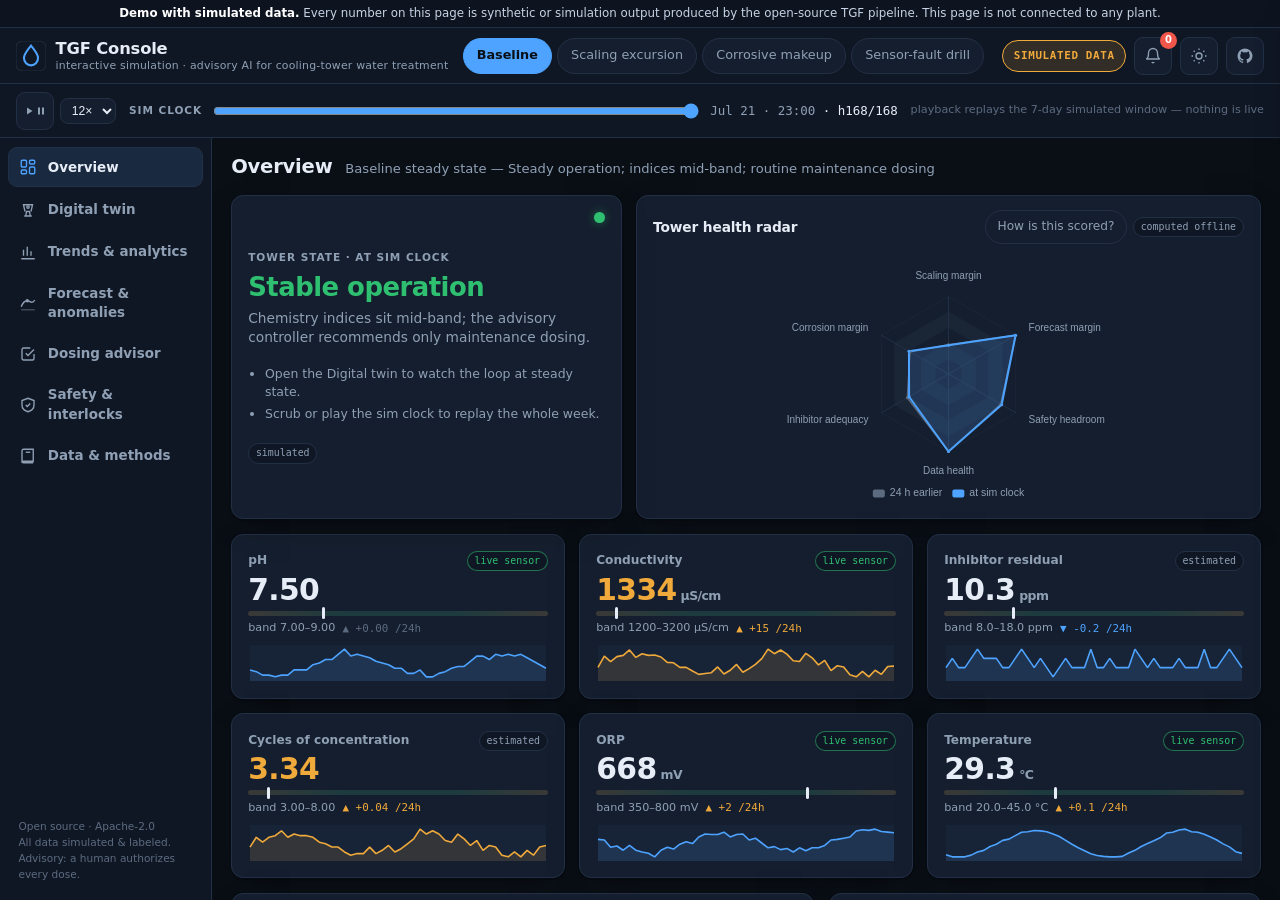
<file: docs/demo/index.html>
<!doctype html>
<html lang="en" data-theme="dark">
<head>
<meta charset="utf-8">
<title>TGF Console — advisory water-treatment AI, interactive simulation</title>
<meta name="viewport" content="width=device-width, initial-scale=1">
<meta name="description" content="Interactive simulation console for TGF, an open-source advisory AI for cooling-tower water treatment: chemistry indices, Chronos forecasts, anomaly flags, MPC dosing recommendations and a layered safety system — on fully simulated data.">
<meta property="og:title" content="TGF Console — advisory water-treatment AI, interactive simulation">
<meta property="og:description" content="Every TGF component on a simulated cooling tower: live-computed chemistry indices, forecast cones, anomaly flags, MPC dosing advice and a layered safety system. No install, no login. All data simulated.">
<meta property="og:image" content="og-card.png">
<meta name="theme-color" content="#0A0F16">
<link rel="icon" href="data:image/svg+xml,%3Csvg xmlns='http://www.w3.org/2000/svg' viewBox='0 0 32 32'%3E%3Crect width='32' height='32' rx='7' fill='%230A0F16'/%3E%3Cpath d='M16 5c4.5 5.4 7.5 9.4 7.5 13.1 0 4.5-3.4 7.9-7.5 7.9s-7.5-3.4-7.5-7.9C8.5 14.4 11.5 10.4 16 5z' fill='none' stroke='%234DA3FF' stroke-width='2.2'/%3E%3C/svg%3E">
<link rel="stylesheet" href="app.css?v=8">
</head>
<body>
<a class="visually-hidden" href="#main">Skip to content</a>
<div id="app">

  <div class="banner" role="note"><b>Demo with simulated data.</b> Every number on this page is synthetic or simulation output produced by the open-source TGF pipeline. This page is not connected to any plant.</div>

  <header class="topbar">
    <div class="brand">
      <svg class="mark" viewBox="0 0 32 32" aria-hidden="true"><rect width="32" height="32" rx="7" fill="none" stroke="var(--line)"/><path d="M16 5c4.5 5.4 7.5 9.4 7.5 13.1 0 4.5-3.4 7.9-7.5 7.9s-7.5-3.4-7.5-7.9C8.5 14.4 11.5 10.4 16 5z" fill="none" stroke="var(--accent)" stroke-width="2.2"/></svg>
      <h1>TGF Console<span class="sub">interactive simulation · advisory AI for cooling-tower water treatment</span></h1>
    </div>
    <div class="scenarios" role="radiogroup" aria-label="Scenario" id="scChips"></div>
    <div class="top-right">
      <button class="pill-sim" id="simPill" title="All data on this page is simulated — see Data &amp; Methods">SIMULATED DATA</button>
      <button class="iconbtn" id="bellBtn" aria-label="Alerts">
        <svg viewBox="0 0 24 24" fill="none" stroke="currentColor" stroke-width="1.8"><path d="M18 8a6 6 0 0 0-12 0c0 7-3 8-3 8h18s-3-1-3-8"/><path d="M13.7 20a2 2 0 0 1-3.4 0"/></svg>
        <span class="cnt" id="bellCnt" hidden>0</span>
      </button>
      <button class="iconbtn" id="themeBtn" aria-label="Toggle color theme">
        <svg viewBox="0 0 24 24" fill="none" stroke="currentColor" stroke-width="1.8"><circle cx="12" cy="12" r="4"/><path d="M12 2v2m0 16v2M4.9 4.9l1.4 1.4m11.4 11.4 1.4 1.4M2 12h2m16 0h2M4.9 19.1l1.4-1.4M17.7 6.3l1.4-1.4"/></svg>
      </button>
      <a class="iconbtn" href="https://github.com/Madhvansh/TGF" aria-label="TGF on GitHub" title="TGF on GitHub">
        <svg viewBox="0 0 24 24" fill="currentColor"><path d="M12 2a10 10 0 0 0-3.16 19.49c.5.09.68-.22.68-.48v-1.7c-2.78.6-3.37-1.34-3.37-1.34-.45-1.15-1.11-1.46-1.11-1.46-.9-.62.07-.6.07-.6 1 .07 1.53 1.03 1.53 1.03.89 1.52 2.34 1.08 2.91.83.09-.65.35-1.09.63-1.34-2.22-.25-4.55-1.11-4.55-4.94 0-1.09.39-1.98 1.03-2.68-.1-.25-.45-1.27.1-2.64 0 0 .84-.27 2.75 1.02a9.58 9.58 0 0 1 5 0c1.91-1.29 2.75-1.02 2.75-1.02.55 1.37.2 2.39.1 2.64.64.7 1.03 1.59 1.03 2.68 0 3.84-2.34 4.68-4.57 4.93.36.31.68.92.68 1.85V21c0 .27.18.58.69.48A10 10 0 0 0 12 2z"/></svg>
      </a>
    </div>
  </header>

  <div class="simbar">
    <div class="transport">
      <button class="iconbtn" id="playBtn" aria-label="Play simulation">
        <svg id="playIcon" viewBox="0 0 24 24" fill="currentColor"><path d="M8 5v14l11-7z"/></svg>
        <svg id="pauseIcon" viewBox="0 0 24 24" fill="currentColor" hidden><path d="M6 5h4v14H6zM14 5h4v14h-4z"/></svg>
      </button>
      <select class="speed" id="speedSel" aria-label="Playback speed">
        <option value="4">4×</option><option value="12" selected>12×</option><option value="48">48×</option><option value="96">96×</option>
      </select>
    </div>
    <div class="scrub">
      <span class="label">Sim&nbsp;clock</span>
      <input type="range" id="scrubber" min="24" max="167" step="1" value="167" aria-label="Simulation time scrubber">
      <span class="simclock" id="simClock"><span class="d">—</span></span>
    </div>
    <span class="sim-note">playback replays the 7-day simulated window — nothing is live</span>
  </div>

  <div class="body">
    <nav class="rail" aria-label="Console views" id="rail">
      <a href="#view=overview" data-view="overview">
        <svg viewBox="0 0 24 24" fill="none" stroke="currentColor" stroke-width="1.8"><rect x="3" y="3" width="7" height="9" rx="1.5"/><rect x="14" y="3" width="7" height="5" rx="1.5"/><rect x="14" y="12" width="7" height="9" rx="1.5"/><rect x="3" y="16" width="7" height="5" rx="1.5"/></svg>
        Overview</a>
      <a href="#view=twin" data-view="twin">
        <svg viewBox="0 0 24 24" fill="none" stroke="currentColor" stroke-width="1.8"><path d="M7 20h10M9 20l1-6h4l1 6M8 14l-2-9h12l-2 9"/><circle cx="12" cy="8" r="1.6"/></svg>
        Digital twin</a>
      <a href="#view=analytics" data-view="analytics">
        <svg viewBox="0 0 24 24" fill="none" stroke="currentColor" stroke-width="1.8"><path d="M3 21h18M6 17V9m5 8V5m5 12v-6"/></svg>
        Trends &amp; analytics</a>
      <a href="#view=forecast" data-view="forecast">
        <svg viewBox="0 0 24 24" fill="none" stroke="currentColor" stroke-width="1.8"><path d="M3 17s3-8 8-8c3 0 4 2 6 2 2.5 0 4-3 4-3"/><path d="M3 21h18" opacity=".4"/><circle cx="11" cy="9" r="1.3"/></svg>
        Forecast &amp; anomalies</a>
      <a href="#view=advisor" data-view="advisor">
        <svg viewBox="0 0 24 24" fill="none" stroke="currentColor" stroke-width="1.8"><path d="M9 11l3 3 8-8"/><path d="M20 12v6a2 2 0 0 1-2 2H6a2 2 0 0 1-2-2V6a2 2 0 0 1 2-2h9"/></svg>
        Dosing advisor</a>
      <a href="#view=safety" data-view="safety">
        <svg viewBox="0 0 24 24" fill="none" stroke="currentColor" stroke-width="1.8"><path d="M12 3l8 3v6c0 5-3.5 7.7-8 9-4.5-1.3-8-4-8-9V6z"/><path d="M9 12l2 2 4-4"/></svg>
        Safety &amp; interlocks</a>
      <a href="#view=methods" data-view="methods">
        <svg viewBox="0 0 24 24" fill="none" stroke="currentColor" stroke-width="1.8"><path d="M4 19V5a2 2 0 0 1 2-2h13v16H6a2 2 0 0 0-2 2zm0 0a2 2 0 0 0 2 2h13"/><path d="M9 7h6"/></svg>
        Data &amp; methods</a>
      <div class="spacer"></div>
      <div class="foot">Open source · Apache-2.0<br>All data simulated &amp; labeled.<br>Advisory: a human authorizes every dose.</div>
    </nav>

    <main id="main" tabindex="-1">
      <div id="viewRoot">
        <div class="skel" style="height:220px;margin-bottom:1rem"></div>
        <div class="skel" style="height:340px"></div>
      </div>
      <div class="footline" id="footline">
        <span>All data on this page is synthetic or simulation output — nothing is live.</span>
        <a href="https://github.com/Madhvansh/TGF">GitHub</a>
        <a href="https://github.com/Madhvansh/TGF/blob/main/docs/demo/generate_data.py">generate_data.py</a>
        <a href="data/provenance.json">provenance.json</a>
        <a href="#view=methods">What this demo is / is not</a>
      </div>
    </main>
  </div>

  <div class="scrim" id="scrim"></div>

  <aside class="drawer" id="drawer" aria-label="Alerts" aria-hidden="true">
    <div class="d-head">
      <h3>Alerts &amp; events</h3>
      <span class="prov" title="Alerts derive from the simulated run; acknowledging only changes state in your browser">simulated</span>
      <button class="iconbtn" id="drawerClose" aria-label="Close alerts" style="margin-left:auto">
        <svg viewBox="0 0 24 24" fill="none" stroke="currentColor" stroke-width="2"><path d="M6 6l12 12M18 6L6 18"/></svg>
      </button>
    </div>
    <div class="d-body" id="drawerBody"></div>
  </aside>

  <aside class="slideover" id="slideover" aria-hidden="true">
    <div class="so-head">
      <h3 id="soTitle">Parameter</h3>
      <button class="iconbtn" id="soClose" aria-label="Close panel" style="margin-left:auto">
        <svg viewBox="0 0 24 24" fill="none" stroke="currentColor" stroke-width="2"><path d="M6 6l12 12M18 6L6 18"/></svg>
      </button>
    </div>
    <div class="so-body" id="soBody"></div>
  </aside>

</div>

<script id="scenario-baseline" type="application/json">{
  "meta": {
    "id": "baseline",
    "title": "Baseline steady state",
    "subtitle": "Steady operation; indices mid-band; routine maintenance dosing",
    "seed": 11,
    "schema": 2,
    "app": "TGF Console",
    "generated": "2026-07-22",
    "sim_start": "2026-07-15T00:00:00Z",
    "sim_end": "2026-07-21T23:00:00Z",
    "tower": "representative mid-size industrial cooling tower (simulated)",
    "provenance_page": "All series simulated; see per-series provenance."
  },
  "params": {
    "ph": {
      "label": "pH",
      "unit": "",
      "band": [
        7.0,
        9.0
      ],
      "decimals": 2,
      "kind": "live"
    },
    "conductivity": {
      "label": "Conductivity",
      "unit": "µS/cm",
      "band": [
        1200,
        3200
      ],
      "decimals": 0,
      "kind": "live"
    },
    "temperature": {
      "label": "Temperature",
      "unit": "°C",
      "band": [
        20.0,
        45.0
      ],
      "decimals": 1,
      "kind": "live"
    },
    "orp": {
      "label": "ORP",
      "unit": "mV",
      "band": [
        350.0,
        800.0
      ],
      "decimals": 0,
      "kind": "live"
    },
    "inhibitor": {
      "label": "Inhibitor residual",
      "unit": "ppm",
      "band": [
        8.0,
        18.0
      ],
      "decimals": 1,
      "kind": "estimated"
    },
    "coc": {
      "label": "Cycles of concentration",
      "unit": "",
      "band": [
        3.0,
        8.0
      ],
      "decimals": 2,
      "kind": "estimated"
    },
    "makeup_hardness": {
      "label": "Makeup hardness",
      "unit": "ppm CaCO₃",
      "band": [
        60,
        180
      ],
      "decimals": 0,
      "kind": "estimated"
    },
    "makeup_conductivity": {
      "label": "Makeup conductivity",
      "unit": "µS/cm",
      "band": [
        280,
        480
      ],
      "decimals": 0,
      "kind": "estimated"
    },
    "alkalinity": {
      "label": "Alkalinity",
      "unit": "ppm CaCO₃",
      "band": [
        100,
        500
      ],
      "decimals": 0,
      "kind": "estimated"
    },
    "calcium": {
      "label": "Calcium hardness",
      "unit": "ppm CaCO₃",
      "band": [
        150,
        550
      ],
      "decimals": 0,
      "kind": "estimated"
    },
    "chlorides": {
      "label": "Chlorides",
      "unit": "ppm",
      "band": [
        80,
        500
      ],
      "decimals": 0,
      "kind": "estimated"
    }
  },
  "series": {
    "t": [
      "2026-07-15T00:00:00Z",
      "2026-07-15T01:00:00Z",
      "2026-07-15T02:00:00Z",
      "2026-07-15T03:00:00Z",
      "2026-07-15T04:00:00Z",
      "2026-07-15T05:00:00Z",
      "2026-07-15T06:00:00Z",
      "2026-07-15T07:00:00Z",
      "2026-07-15T08:00:00Z",
      "2026-07-15T09:00:00Z",
      "2026-07-15T10:00:00Z",
      "2026-07-15T11:00:00Z",
      "2026-07-15T12:00:00Z",
      "2026-07-15T13:00:00Z",
      "2026-07-15T14:00:00Z",
      "2026-07-15T15:00:00Z",
      "2026-07-15T16:00:00Z",
      "2026-07-15T17:00:00Z",
      "2026-07-15T18:00:00Z",
      "2026-07-15T19:00:00Z",
      "2026-07-15T20:00:00Z",
      "2026-07-15T21:00:00Z",
      "2026-07-15T22:00:00Z",
      "2026-07-15T23:00:00Z",
      "2026-07-16T00:00:00Z",
      "2026-07-16T01:00:00Z",
      "2026-07-16T02:00:00Z",
      "2026-07-16T03:00:00Z",
      "2026-07-16T04:00:00Z",
      "2026-07-16T05:00:00Z",
      "2026-07-16T06:00:00Z",
      "2026-07-16T07:00:00Z",
      "2026-07-16T08:00:00Z",
      "2026-07-16T09:00:00Z",
      "2026-07-16T10:00:00Z",
      "2026-07-16T11:00:00Z",
      "2026-07-16T12:00:00Z",
      "2026-07-16T13:00:00Z",
      "2026-07-16T14:00:00Z",
      "2026-07-16T15:00:00Z",
      "2026-07-16T16:00:00Z",
      "2026-07-16T17:00:00Z",
      "2026-07-16T18:00:00Z",
      "2026-07-16T19:00:00Z",
      "2026-07-16T20:00:00Z",
      "2026-07-16T21:00:00Z",
      "2026-07-16T22:00:00Z",
      "2026-07-16T23:00:00Z",
      "2026-07-17T00:00:00Z",
      "2026-07-17T01:00:00Z",
      "2026-07-17T02:00:00Z",
      "2026-07-17T03:00:00Z",
      "2026-07-17T04:00:00Z",
      "2026-07-17T05:00:00Z",
      "2026-07-17T06:00:00Z",
      "2026-07-17T07:00:00Z",
      "2026-07-17T08:00:00Z",
      "2026-07-17T09:00:00Z",
      "2026-07-17T10:00:00Z",
      "2026-07-17T11:00:00Z",
      "2026-07-17T12:00:00Z",
      "2026-07-17T13:00:00Z",
      "2026-07-17T14:00:00Z",
      "2026-07-17T15:00:00Z",
      "2026-07-17T16:00:00Z",
      "2026-07-17T17:00:00Z",
      "2026-07-17T18:00:00Z",
      "2026-07-17T19:00:00Z",
      "2026-07-17T20:00:00Z",
      "2026-07-17T21:00:00Z",
      "2026-07-17T22:00:00Z",
      "2026-07-17T23:00:00Z",
      "2026-07-18T00:00:00Z",
      "2026-07-18T01:00:00Z",
      "2026-07-18T02:00:00Z",
      "2026-07-18T03:00:00Z",
      "2026-07-18T04:00:00Z",
      "2026-07-18T05:00:00Z",
      "2026-07-18T06:00:00Z",
      "2026-07-18T07:00:00Z",
      "2026-07-18T08:00:00Z",
      "2026-07-18T09:00:00Z",
      "2026-07-18T10:00:00Z",
      "2026-07-18T11:00:00Z",
      "2026-07-18T12:00:00Z",
      "2026-07-18T13:00:00Z",
      "2026-07-18T14:00:00Z",
      "2026-07-18T15:00:00Z",
      "2026-07-18T16:00:00Z",
      "2026-07-18T17:00:00Z",
      "2026-07-18T18:00:00Z",
      "2026-07-18T19:00:00Z",
      "2026-07-18T20:00:00Z",
      "2026-07-18T21:00:00Z",
      "2026-07-18T22:00:00Z",
      "2026-07-18T23:00:00Z",
      "2026-07-19T00:00:00Z",
      "2026-07-19T01:00:00Z",
      "2026-07-19T02:00:00Z",
      "2026-07-19T03:00:00Z",
      "2026-07-19T04:00:00Z",
      "2026-07-19T05:00:00Z",
      "2026-07-19T06:00:00Z",
      "2026-07-19T07:00:00Z",
      "2026-07-19T08:00:00Z",
      "2026-07-19T09:00:00Z",
      "2026-07-19T10:00:00Z",
      "2026-07-19T11:00:00Z",
      "2026-07-19T12:00:00Z",
      "2026-07-19T13:00:00Z",
      "2026-07-19T14:00:00Z",
      "2026-07-19T15:00:00Z",
      "2026-07-19T16:00:00Z",
      "2026-07-19T17:00:00Z",
      "2026-07-19T18:00:00Z",
      "2026-07-19T19:00:00Z",
      "2026-07-19T20:00:00Z",
      "2026-07-19T21:00:00Z",
      "2026-07-19T22:00:00Z",
      "2026-07-19T23:00:00Z",
      "2026-07-20T00:00:00Z",
      "2026-07-20T01:00:00Z",
      "2026-07-20T02:00:00Z",
      "2026-07-20T03:00:00Z",
      "2026-07-20T04:00:00Z",
      "2026-07-20T05:00:00Z",
      "2026-07-20T06:00:00Z",
      "2026-07-20T07:00:00Z",
      "2026-07-20T08:00:00Z",
      "2026-07-20T09:00:00Z",
      "2026-07-20T10:00:00Z",
      "2026-07-20T11:00:00Z",
      "2026-07-20T12:00:00Z",
      "2026-07-20T13:00:00Z",
      "2026-07-20T14:00:00Z",
      "2026-07-20T15:00:00Z",
      "2026-07-20T16:00:00Z",
      "2026-07-20T17:00:00Z",
      "2026-07-20T18:00:00Z",
      "2026-07-20T19:00:00Z",
      "2026-07-20T20:00:00Z",
      "2026-07-20T21:00:00Z",
      "2026-07-20T22:00:00Z",
      "2026-07-20T23:00:00Z",
      "2026-07-21T00:00:00Z",
      "2026-07-21T01:00:00Z",
      "2026-07-21T02:00:00Z",
      "2026-07-21T03:00:00Z",
      "2026-07-21T04:00:00Z",
      "2026-07-21T05:00:00Z",
      "2026-07-21T06:00:00Z",
      "2026-07-21T07:00:00Z",
      "2026-07-21T08:00:00Z",
      "2026-07-21T09:00:00Z",
      "2026-07-21T10:00:00Z",
      "2026-07-21T11:00:00Z",
      "2026-07-21T12:00:00Z",
      "2026-07-21T13:00:00Z",
      "2026-07-21T14:00:00Z",
      "2026-07-21T15:00:00Z",
      "2026-07-21T16:00:00Z",
      "2026-07-21T17:00:00Z",
      "2026-07-21T18:00:00Z",
      "2026-07-21T19:00:00Z",
      "2026-07-21T20:00:00Z",
      "2026-07-21T21:00:00Z",
      "2026-07-21T22:00:00Z",
      "2026-07-21T23:00:00Z"
    ],
    "ph": [
      7.48,
      7.48,
      7.46,
      7.47,
      7.47,
      7.46,
      7.47,
      7.48,
      7.49,
      7.5,
      7.52,
      7.54,
      7.55,
      7.57,
      7.56,
      7.59,
      7.57,
      7.57,
      7.57,
      7.56,
      7.55,
      7.53,
      7.51,
      7.5,
      7.5,
      7.48,
      7.46,
      7.46,
      7.45,
      7.48,
      7.46,
      7.48,
      7.49,
      7.49,
      7.52,
      7.54,
      7.55,
      7.56,
      7.58,
      7.58,
      7.58,
      7.58,
      7.58,
      7.55,
      7.56,
      7.53,
      7.51,
      7.51,
      7.5,
      7.49,
      7.46,
      7.47,
      7.46,
      7.46,
      7.47,
      7.46,
      7.49,
      7.5,
      7.51,
      7.52,
      7.54,
      7.55,
      7.58,
      7.59,
      7.58,
      7.59,
      7.57,
      7.55,
      7.55,
      7.54,
      7.52,
      7.51,
      7.49,
      7.47,
      7.46,
      7.46,
      7.46,
      7.46,
      7.48,
      7.49,
      7.49,
      7.51,
      7.53,
      7.54,
      7.56,
      7.56,
      7.58,
      7.59,
      7.59,
      7.57,
      7.58,
      7.57,
      7.55,
      7.53,
      7.53,
      7.49,
      7.49,
      7.48,
      7.46,
      7.47,
      7.46,
      7.45,
      7.47,
      7.47,
      7.47,
      7.5,
      7.52,
      7.54,
      7.55,
      7.56,
      7.58,
      7.58,
      7.59,
      7.58,
      7.57,
      7.57,
      7.54,
      7.53,
      7.53,
      7.51,
      7.49,
      7.48,
      7.46,
      7.46,
      7.45,
      7.46,
      7.46,
      7.49,
      7.49,
      7.49,
      7.52,
      7.53,
      7.55,
      7.55,
      7.58,
      7.61,
      7.57,
      7.58,
      7.57,
      7.56,
      7.54,
      7.53,
      7.52,
      7.5,
      7.5,
      7.47,
      7.47,
      7.49,
      7.45,
      7.45,
      7.47,
      7.48,
      7.5,
      7.51,
      7.51,
      7.54,
      7.57,
      7.57,
      7.55,
      7.58,
      7.57,
      7.58,
      7.57,
      7.58,
      7.56,
      7.54,
      7.52,
      7.5
    ],
    "conductivity": [
      1342.0,
      1349.0,
      1347.0,
      1363.0,
      1367.0,
      1365.0,
      1372.0,
      1362.0,
      1361.0,
      1361.0,
      1352.0,
      1352.0,
      1331.0,
      1344.0,
      1322.0,
      1321.0,
      1309.0,
      1320.0,
      1324.0,
      1323.0,
      1324.0,
      1311.0,
      1322.0,
      1330.0,
      1333.0,
      1354.0,
      1354.0,
      1358.0,
      1365.0,
      1357.0,
      1359.0,
      1358.0,
      1365.0,
      1360.0,
      1357.0,
      1354.0,
      1330.0,
      1330.0,
      1329.0,
      1313.0,
      1315.0,
      1323.0,
      1323.0,
      1323.0,
      1319.0,
      1321.0,
      1335.0,
      1331.0,
      1342.0,
      1356.0,
      1350.0,
      1353.0,
      1362.0,
      1368.0,
      1368.0,
      1365.0,
      1366.0,
      1346.0,
      1346.0,
      1348.0,
      1333.0,
      1324.0,
      1319.0,
      1316.0,
      1317.0,
      1309.0,
      1317.0,
      1328.0,
      1317.0,
      1331.0,
      1330.0,
      1326.0,
      1338.0,
      1340.0,
      1358.0,
      1350.0,
      1371.0,
      1368.0,
      1351.0,
      1370.0,
      1373.0,
      1352.0,
      1359.0,
      1334.0,
      1342.0,
      1322.0,
      1331.0,
      1310.0,
      1300.0,
      1319.0,
      1331.0,
      1312.0,
      1324.0,
      1323.0,
      1325.0,
      1338.0,
      1351.0,
      1338.0,
      1356.0,
      1360.0,
      1352.0,
      1375.0,
      1379.0,
      1357.0,
      1374.0,
      1358.0,
      1351.0,
      1357.0,
      1342.0,
      1336.0,
      1338.0,
      1331.0,
      1325.0,
      1306.0,
      1304.0,
      1324.0,
      1312.0,
      1323.0,
      1320.0,
      1332.0,
      1331.0,
      1358.0,
      1345.0,
      1357.0,
      1360.0,
      1373.0,
      1355.0,
      1364.0,
      1360.0,
      1361.0,
      1356.0,
      1343.0,
      1342.0,
      1331.0,
      1331.0,
      1322.0,
      1314.0,
      1316.0,
      1318.0,
      1332.0,
      1315.0,
      1324.0,
      1338.0,
      1319.0,
      1328.0,
      1338.0,
      1352.0,
      1375.0,
      1364.0,
      1373.0,
      1363.0,
      1347.0,
      1345.0,
      1365.0,
      1354.0,
      1337.0,
      1348.0,
      1323.0,
      1335.0,
      1332.0,
      1313.0,
      1308.0,
      1321.0,
      1308.0,
      1324.0,
      1314.0,
      1333.0,
      1334.0
    ],
    "temperature": [
      28.9,
      28.8,
      28.7,
      28.5,
      28.8,
      29.3,
      30.1,
      30.7,
      31.6,
      31.9,
      33.3,
      33.6,
      34.2,
      34.4,
      34.4,
      34.5,
      34.2,
      33.6,
      33.0,
      32.4,
      31.3,
      30.5,
      30.1,
      29.3,
      28.6,
      28.5,
      28.4,
      28.4,
      28.6,
      29.4,
      30.2,
      30.7,
      31.4,
      32.3,
      33.1,
      33.6,
      34.2,
      34.6,
      34.5,
      34.3,
      34.2,
      33.7,
      33.2,
      32.0,
      31.4,
      30.6,
      29.7,
      29.4,
      29.0,
      28.5,
      28.7,
      28.8,
      29.0,
      29.5,
      30.2,
      30.5,
      31.6,
      32.4,
      32.7,
      33.7,
      34.1,
      34.5,
      34.4,
      34.4,
      34.2,
      33.5,
      33.1,
      32.3,
      31.6,
      30.6,
      30.2,
      29.5,
      28.9,
      28.7,
      28.7,
      28.9,
      28.6,
      29.5,
      30.1,
      30.7,
      31.3,
      32.5,
      32.8,
      33.7,
      34.3,
      34.1,
      34.4,
      34.2,
      34.1,
      33.9,
      33.4,
      32.0,
      31.4,
      30.9,
      30.3,
      29.5,
      28.8,
      28.7,
      28.5,
      28.6,
      28.8,
      29.4,
      30.1,
      30.7,
      31.5,
      32.0,
      32.9,
      33.8,
      34.1,
      34.1,
      34.7,
      34.5,
      34.5,
      33.6,
      32.9,
      32.0,
      31.7,
      31.2,
      29.9,
      29.3,
      29.0,
      28.5,
      28.5,
      28.5,
      28.9,
      29.6,
      30.0,
      30.9,
      31.4,
      32.3,
      32.6,
      33.4,
      34.2,
      34.3,
      34.6,
      34.5,
      34.3,
      33.8,
      33.2,
      32.3,
      31.4,
      30.6,
      29.9,
      29.2,
      28.8,
      28.6,
      28.5,
      28.5,
      28.6,
      29.4,
      30.0,
      30.9,
      31.6,
      32.2,
      32.9,
      34.0,
      34.2,
      34.7,
      34.9,
      34.3,
      34.2,
      33.7,
      33.1,
      32.4,
      31.5,
      30.8,
      29.7,
      29.3
    ],
    "orp": [
      669.0,
      667.0,
      661.0,
      654.0,
      655.0,
      648.0,
      645.0,
      641.0,
      640.0,
      640.0,
      635.0,
      648.0,
      650.0,
      651.0,
      658.0,
      660.0,
      663.0,
      657.0,
      666.0,
      670.0,
      673.0,
      673.0,
      670.0,
      660.0,
      653.0,
      658.0,
      652.0,
      651.0,
      643.0,
      641.0,
      633.0,
      638.0,
      634.0,
      637.0,
      639.0,
      639.0,
      644.0,
      646.0,
      652.0,
      655.0,
      656.0,
      659.0,
      668.0,
      664.0,
      668.0,
      666.0,
      661.0,
      659.0,
      658.0,
      655.0,
      652.0,
      643.0,
      641.0,
      640.0,
      643.0,
      630.0,
      638.0,
      635.0,
      640.0,
      640.0,
      646.0,
      653.0,
      654.0,
      658.0,
      662.0,
      662.0,
      668.0,
      668.0,
      667.0,
      669.0,
      667.0,
      668.0,
      663.0,
      658.0,
      661.0,
      656.0,
      653.0,
      649.0,
      644.0,
      642.0,
      643.0,
      647.0,
      647.0,
      645.0,
      652.0,
      651.0,
      660.0,
      659.0,
      662.0,
      669.0,
      671.0,
      667.0,
      674.0,
      678.0,
      665.0,
      672.0,
      661.0,
      658.0,
      654.0,
      646.0,
      651.0,
      645.0,
      639.0,
      638.0,
      634.0,
      637.0,
      642.0,
      637.0,
      643.0,
      649.0,
      655.0,
      659.0,
      657.0,
      660.0,
      665.0,
      664.0,
      665.0,
      668.0,
      669.0,
      662.0,
      657.0,
      656.0,
      644.0,
      646.0,
      639.0,
      647.0,
      639.0,
      636.0,
      634.0,
      628.0,
      639.0,
      644.0,
      641.0,
      649.0,
      653.0,
      650.0,
      661.0,
      666.0,
      665.0,
      665.0,
      669.0,
      661.0,
      665.0,
      666.0,
      656.0,
      659.0,
      651.0,
      643.0,
      645.0,
      640.0,
      642.0,
      636.0,
      643.0,
      638.0,
      643.0,
      643.0,
      647.0,
      656.0,
      657.0,
      659.0,
      661.0,
      671.0,
      673.0,
      672.0,
      674.0,
      670.0,
      669.0,
      668.0
    ],
    "inhibitor": [
      11.8,
      11.6,
      11.5,
      11.4,
      11.3,
      11.4,
      11.2,
      11.2,
      11.2,
      11.1,
      11.1,
      11.1,
      11.2,
      11.1,
      11.0,
      11.1,
      11.2,
      11.0,
      11.0,
      11.0,
      10.9,
      10.9,
      10.9,
      10.8,
      10.8,
      10.8,
      10.7,
      10.7,
      10.7,
      10.6,
      10.6,
      10.6,
      10.5,
      10.5,
      10.5,
      10.4,
      10.4,
      10.4,
      10.3,
      10.3,
      10.3,
      10.4,
      10.3,
      10.3,
      10.4,
      10.5,
      10.4,
      10.3,
      10.4,
      10.3,
      10.3,
      10.3,
      10.5,
      10.4,
      10.4,
      10.4,
      10.3,
      10.3,
      10.3,
      10.5,
      10.3,
      10.3,
      10.4,
      10.5,
      10.4,
      10.3,
      10.4,
      10.5,
      10.4,
      10.4,
      10.4,
      10.3,
      10.3,
      10.3,
      10.5,
      10.4,
      10.4,
      10.4,
      10.3,
      10.3,
      10.3,
      10.5,
      10.4,
      10.3,
      10.4,
      10.3,
      10.3,
      10.3,
      10.4,
      10.3,
      10.3,
      10.3,
      10.4,
      10.3,
      10.3,
      10.4,
      10.5,
      10.4,
      10.4,
      10.4,
      10.3,
      10.3,
      10.4,
      10.5,
      10.4,
      10.4,
      10.4,
      10.3,
      10.3,
      10.3,
      10.5,
      10.3,
      10.3,
      10.4,
      10.5,
      10.4,
      10.3,
      10.4,
      10.3,
      10.3,
      10.3,
      10.4,
      10.3,
      10.3,
      10.4,
      10.5,
      10.4,
      10.4,
      10.4,
      10.3,
      10.3,
      10.4,
      10.5,
      10.4,
      10.3,
      10.4,
      10.3,
      10.2,
      10.3,
      10.4,
      10.3,
      10.3,
      10.3,
      10.5,
      10.3,
      10.3,
      10.4,
      10.3,
      10.3,
      10.3,
      10.5,
      10.4,
      10.3,
      10.4,
      10.3,
      10.3,
      10.3,
      10.4,
      10.3,
      10.3,
      10.3,
      10.5,
      10.3,
      10.3,
      10.4,
      10.5,
      10.4,
      10.3
    ],
    "coc": [
      3.36,
      3.37,
      3.37,
      3.41,
      3.42,
      3.41,
      3.43,
      3.41,
      3.4,
      3.4,
      3.38,
      3.38,
      3.33,
      3.36,
      3.31,
      3.3,
      3.27,
      3.3,
      3.31,
      3.31,
      3.31,
      3.28,
      3.31,
      3.33,
      3.33,
      3.39,
      3.38,
      3.39,
      3.41,
      3.39,
      3.4,
      3.39,
      3.41,
      3.4,
      3.39,
      3.39,
      3.33,
      3.32,
      3.32,
      3.28,
      3.29,
      3.31,
      3.31,
      3.31,
      3.3,
      3.3,
      3.34,
      3.33,
      3.36,
      3.39,
      3.37,
      3.38,
      3.4,
      3.42,
      3.42,
      3.41,
      3.41,
      3.37,
      3.37,
      3.37,
      3.33,
      3.31,
      3.3,
      3.29,
      3.29,
      3.27,
      3.29,
      3.32,
      3.29,
      3.33,
      3.32,
      3.31,
      3.35,
      3.35,
      3.39,
      3.37,
      3.43,
      3.42,
      3.38,
      3.42,
      3.43,
      3.38,
      3.4,
      3.33,
      3.35,
      3.3,
      3.33,
      3.27,
      3.25,
      3.3,
      3.33,
      3.28,
      3.31,
      3.31,
      3.31,
      3.34,
      3.38,
      3.34,
      3.39,
      3.4,
      3.38,
      3.44,
      3.45,
      3.39,
      3.43,
      3.4,
      3.38,
      3.39,
      3.35,
      3.34,
      3.35,
      3.33,
      3.31,
      3.27,
      3.26,
      3.31,
      3.28,
      3.31,
      3.3,
      3.33,
      3.33,
      3.39,
      3.36,
      3.39,
      3.4,
      3.43,
      3.39,
      3.41,
      3.4,
      3.4,
      3.39,
      3.36,
      3.35,
      3.33,
      3.33,
      3.3,
      3.28,
      3.29,
      3.29,
      3.33,
      3.29,
      3.31,
      3.34,
      3.3,
      3.32,
      3.35,
      3.38,
      3.44,
      3.41,
      3.43,
      3.41,
      3.37,
      3.36,
      3.41,
      3.38,
      3.34,
      3.37,
      3.31,
      3.34,
      3.33,
      3.28,
      3.27,
      3.3,
      3.27,
      3.31,
      3.28,
      3.33,
      3.34
    ],
    "makeup_hardness": [
      120.0,
      120.0,
      120.0,
      120.0,
      120.0,
      120.0,
      120.0,
      120.0,
      120.0,
      120.0,
      120.0,
      120.0,
      120.0,
      120.0,
      120.0,
      120.0,
      120.0,
      120.0,
      120.0,
      120.0,
      120.0,
      120.0,
      120.0,
      120.0,
      120.0,
      120.0,
      120.0,
      120.0,
      120.0,
      120.0,
      120.0,
      120.0,
      120.0,
      120.0,
      120.0,
      120.0,
      120.0,
      120.0,
      120.0,
      120.0,
      120.0,
      120.0,
      120.0,
      120.0,
      120.0,
      120.0,
      120.0,
      120.0,
      120.0,
      120.0,
      120.0,
      120.0,
      120.0,
      120.0,
      120.0,
      120.0,
      120.0,
      120.0,
      120.0,
      120.0,
      120.0,
      120.0,
      120.0,
      120.0,
      120.0,
      120.0,
      120.0,
      120.0,
      120.0,
      120.0,
      120.0,
      120.0,
      120.0,
      120.0,
      120.0,
      120.0,
      120.0,
      120.0,
      120.0,
      120.0,
      120.0,
      120.0,
      120.0,
      120.0,
      120.0,
      120.0,
      120.0,
      120.0,
      120.0,
      120.0,
      120.0,
      120.0,
      120.0,
      120.0,
      120.0,
      120.0,
      120.0,
      120.0,
      120.0,
      120.0,
      120.0,
      120.0,
      120.0,
      120.0,
      120.0,
      120.0,
      120.0,
      120.0,
      120.0,
      120.0,
      120.0,
      120.0,
      120.0,
      120.0,
      120.0,
      120.0,
      120.0,
      120.0,
      120.0,
      120.0,
      120.0,
      120.0,
      120.0,
      120.0,
      120.0,
      120.0,
      120.0,
      120.0,
      120.0,
      120.0,
      120.0,
      120.0,
      120.0,
      120.0,
      120.0,
      120.0,
      120.0,
      120.0,
      120.0,
      120.0,
      120.0,
      120.0,
      120.0,
      120.0,
      120.0,
      120.0,
      120.0,
      120.0,
      120.0,
      120.0,
      120.0,
      120.0,
      120.0,
      120.0,
      120.0,
      120.0,
      120.0,
      120.0,
      120.0,
      120.0,
      120.0,
      120.0,
      120.0,
      120.0,
      120.0,
      120.0,
      120.0,
      120.0
    ],
    "makeup_conductivity": [
      400.0,
      400.0,
      400.0,
      400.0,
      400.0,
      400.0,
      400.0,
      400.0,
      400.0,
      400.0,
      400.0,
      400.0,
      400.0,
      400.0,
      400.0,
      400.0,
      400.0,
      400.0,
      400.0,
      400.0,
      400.0,
      400.0,
      400.0,
      400.0,
      400.0,
      400.0,
      400.0,
      400.0,
      400.0,
      400.0,
      400.0,
      400.0,
      400.0,
      400.0,
      400.0,
      400.0,
      400.0,
      400.0,
      400.0,
      400.0,
      400.0,
      400.0,
      400.0,
      400.0,
      400.0,
      400.0,
      400.0,
      400.0,
      400.0,
      400.0,
      400.0,
      400.0,
      400.0,
      400.0,
      400.0,
      400.0,
      400.0,
      400.0,
      400.0,
      400.0,
      400.0,
      400.0,
      400.0,
      400.0,
      400.0,
      400.0,
      400.0,
      400.0,
      400.0,
      400.0,
      400.0,
      400.0,
      400.0,
      400.0,
      400.0,
      400.0,
      400.0,
      400.0,
      400.0,
      400.0,
      400.0,
      400.0,
      400.0,
      400.0,
      400.0,
      400.0,
      400.0,
      400.0,
      400.0,
      400.0,
      400.0,
      400.0,
      400.0,
      400.0,
      400.0,
      400.0,
      400.0,
      400.0,
      400.0,
      400.0,
      400.0,
      400.0,
      400.0,
      400.0,
      400.0,
      400.0,
      400.0,
      400.0,
      400.0,
      400.0,
      400.0,
      400.0,
      400.0,
      400.0,
      400.0,
      400.0,
      400.0,
      400.0,
      400.0,
      400.0,
      400.0,
      400.0,
      400.0,
      400.0,
      400.0,
      400.0,
      400.0,
      400.0,
      400.0,
      400.0,
      400.0,
      400.0,
      400.0,
      400.0,
      400.0,
      400.0,
      400.0,
      400.0,
      400.0,
      400.0,
      400.0,
      400.0,
      400.0,
      400.0,
      400.0,
      400.0,
      400.0,
      400.0,
      400.0,
      400.0,
      400.0,
      400.0,
      400.0,
      400.0,
      400.0,
      400.0,
      400.0,
      400.0,
      400.0,
      400.0,
      400.0,
      400.0,
      400.0,
      400.0,
      400.0,
      400.0,
      400.0,
      400.0
    ],
    "alkalinity": [
      261.0,
      258.0,
      258.0,
      263.0,
      265.0,
      262.0,
      263.0,
      261.0,
      258.0,
      263.0,
      258.0,
      255.0,
      254.0,
      253.0,
      251.0,
      253.0,
      248.0,
      255.0,
      250.0,
      254.0,
      254.0,
      254.0,
      255.0,
      255.0,
      255.0,
      259.0,
      261.0,
      258.0,
      262.0,
      259.0,
      260.0,
      259.0,
      265.0,
      259.0,
      260.0,
      260.0,
      256.0,
      255.0,
      255.0,
      253.0,
      248.0,
      253.0,
      251.0,
      254.0,
      250.0,
      251.0,
      255.0,
      257.0,
      258.0,
      260.0,
      261.0,
      257.0,
      256.0,
      261.0,
      261.0,
      264.0,
      265.0,
      255.0,
      262.0,
      261.0,
      257.0,
      254.0,
      257.0,
      252.0,
      251.0,
      251.0,
      249.0,
      255.0,
      252.0,
      255.0,
      255.0,
      251.0,
      259.0,
      254.0,
      261.0,
      255.0,
      263.0,
      260.0,
      258.0,
      261.0,
      258.0,
      256.0,
      260.0,
      256.0,
      254.0,
      249.0,
      253.0,
      250.0,
      247.0,
      251.0,
      256.0,
      253.0,
      255.0,
      251.0,
      254.0,
      256.0,
      256.0,
      258.0,
      260.0,
      259.0,
      261.0,
      265.0,
      265.0,
      262.0,
      264.0,
      257.0,
      258.0,
      262.0,
      255.0,
      256.0,
      257.0,
      258.0,
      256.0,
      252.0,
      249.0,
      255.0,
      252.0,
      253.0,
      255.0,
      256.0,
      253.0,
      262.0,
      257.0,
      261.0,
      257.0,
      262.0,
      257.0,
      259.0,
      256.0,
      265.0,
      259.0,
      257.0,
      259.0,
      254.0,
      256.0,
      250.0,
      252.0,
      251.0,
      253.0,
      255.0,
      249.0,
      250.0,
      254.0,
      254.0,
      255.0,
      257.0,
      254.0,
      258.0,
      260.0,
      262.0,
      260.0,
      258.0,
      257.0,
      259.0,
      257.0,
      256.0,
      258.0,
      253.0,
      260.0,
      254.0,
      251.0,
      248.0,
      252.0,
      251.0,
      254.0,
      251.0,
      256.0,
      255.0
    ],
    "calcium": [
      268.0,
      268.0,
      270.0,
      269.0,
      273.0,
      272.0,
      276.0,
      270.0,
      276.0,
      272.0,
      268.0,
      273.0,
      270.0,
      268.0,
      263.0,
      264.0,
      260.0,
      263.0,
      268.0,
      265.0,
      265.0,
      263.0,
      264.0,
      268.0,
      268.0,
      270.0,
      271.0,
      276.0,
      274.0,
      271.0,
      276.0,
      272.0,
      271.0,
      273.0,
      270.0,
      270.0,
      267.0,
      266.0,
      264.0,
      261.0,
      262.0,
      267.0,
      263.0,
      264.0,
      268.0,
      263.0,
      270.0,
      269.0,
      268.0,
      268.0,
      271.0,
      272.0,
      274.0,
      274.0,
      276.0,
      276.0,
      271.0,
      272.0,
      270.0,
      268.0,
      266.0,
      269.0,
      266.0,
      260.0,
      264.0,
      261.0,
      263.0,
      265.0,
      261.0,
      268.0,
      264.0,
      264.0,
      266.0,
      266.0,
      273.0,
      271.0,
      273.0,
      272.0,
      269.0,
      276.0,
      275.0,
      271.0,
      271.0,
      266.0,
      269.0,
      261.0,
      269.0,
      260.0,
      259.0,
      266.0,
      267.0,
      262.0,
      264.0,
      261.0,
      265.0,
      270.0,
      269.0,
      270.0,
      269.0,
      271.0,
      271.0,
      275.0,
      277.0,
      270.0,
      273.0,
      268.0,
      268.0,
      269.0,
      265.0,
      268.0,
      266.0,
      262.0,
      270.0,
      260.0,
      258.0,
      267.0,
      265.0,
      262.0,
      261.0,
      264.0,
      268.0,
      271.0,
      267.0,
      271.0,
      274.0,
      272.0,
      270.0,
      270.0,
      276.0,
      276.0,
      273.0,
      268.0,
      270.0,
      262.0,
      267.0,
      262.0,
      260.0,
      262.0,
      263.0,
      267.0,
      264.0,
      265.0,
      266.0,
      265.0,
      265.0,
      270.0,
      269.0,
      269.0,
      272.0,
      279.0,
      274.0,
      269.0,
      271.0,
      274.0,
      272.0,
      266.0,
      270.0,
      265.0,
      266.0,
      264.0,
      263.0,
      264.0,
      265.0,
      263.0,
      266.0,
      268.0,
      267.0,
      269.0
    ],
    "chlorides": [
      145.0,
      142.0,
      159.0,
      156.0,
      154.0,
      148.0,
      151.0,
      157.0,
      145.0,
      152.0,
      155.0,
      153.0,
      152.0,
      151.0,
      156.0,
      146.0,
      143.0,
      149.0,
      153.0,
      149.0,
      152.0,
      146.0,
      145.0,
      154.0,
      155.0,
      157.0,
      151.0,
      149.0,
      150.0,
      152.0,
      155.0,
      154.0,
      149.0,
      154.0,
      153.0,
      153.0,
      150.0,
      149.0,
      151.0,
      148.0,
      149.0,
      147.0,
      150.0,
      149.0,
      142.0,
      150.0,
      149.0,
      153.0,
      151.0,
      152.0,
      153.0,
      152.0,
      152.0,
      149.0,
      159.0,
      149.0,
      153.0,
      153.0,
      153.0,
      153.0,
      152.0,
      153.0,
      149.0,
      157.0,
      145.0,
      148.0,
      147.0,
      148.0,
      149.0,
      154.0,
      147.0,
      147.0,
      153.0,
      152.0,
      159.0,
      155.0,
      155.0,
      153.0,
      153.0,
      154.0,
      150.0,
      152.0,
      152.0,
      149.0,
      150.0,
      154.0,
      152.0,
      150.0,
      144.0,
      145.0,
      149.0,
      148.0,
      148.0,
      148.0,
      152.0,
      151.0,
      149.0,
      149.0,
      151.0,
      154.0,
      149.0,
      154.0,
      157.0,
      153.0,
      152.0,
      151.0,
      152.0,
      154.0,
      153.0,
      150.0,
      147.0,
      154.0,
      150.0,
      148.0,
      148.0,
      146.0,
      147.0,
      150.0,
      152.0,
      150.0,
      140.0,
      152.0,
      152.0,
      157.0,
      155.0,
      162.0,
      157.0,
      157.0,
      156.0,
      149.0,
      155.0,
      153.0,
      149.0,
      151.0,
      151.0,
      147.0,
      147.0,
      147.0,
      149.0,
      149.0,
      150.0,
      143.0,
      150.0,
      143.0,
      148.0,
      152.0,
      152.0,
      154.0,
      154.0,
      159.0,
      150.0,
      154.0,
      147.0,
      152.0,
      153.0,
      148.0,
      152.0,
      151.0,
      147.0,
      150.0,
      147.0,
      141.0,
      148.0,
      145.0,
      153.0,
      145.0,
      155.0,
      148.0
    ]
  },
  "series_provenance": "synthetic scenario generator (seeded) → TGF physics engine",
  "indices": {
    "t": [
      "2026-07-15T00:00:00Z",
      "2026-07-15T01:00:00Z",
      "2026-07-15T02:00:00Z",
      "2026-07-15T03:00:00Z",
      "2026-07-15T04:00:00Z",
      "2026-07-15T05:00:00Z",
      "2026-07-15T06:00:00Z",
      "2026-07-15T07:00:00Z",
      "2026-07-15T08:00:00Z",
      "2026-07-15T09:00:00Z",
      "2026-07-15T10:00:00Z",
      "2026-07-15T11:00:00Z",
      "2026-07-15T12:00:00Z",
      "2026-07-15T13:00:00Z",
      "2026-07-15T14:00:00Z",
      "2026-07-15T15:00:00Z",
      "2026-07-15T16:00:00Z",
      "2026-07-15T17:00:00Z",
      "2026-07-15T18:00:00Z",
      "2026-07-15T19:00:00Z",
      "2026-07-15T20:00:00Z",
      "2026-07-15T21:00:00Z",
      "2026-07-15T22:00:00Z",
      "2026-07-15T23:00:00Z",
      "2026-07-16T00:00:00Z",
      "2026-07-16T01:00:00Z",
      "2026-07-16T02:00:00Z",
      "2026-07-16T03:00:00Z",
      "2026-07-16T04:00:00Z",
      "2026-07-16T05:00:00Z",
      "2026-07-16T06:00:00Z",
      "2026-07-16T07:00:00Z",
      "2026-07-16T08:00:00Z",
      "2026-07-16T09:00:00Z",
      "2026-07-16T10:00:00Z",
      "2026-07-16T11:00:00Z",
      "2026-07-16T12:00:00Z",
      "2026-07-16T13:00:00Z",
      "2026-07-16T14:00:00Z",
      "2026-07-16T15:00:00Z",
      "2026-07-16T16:00:00Z",
      "2026-07-16T17:00:00Z",
      "2026-07-16T18:00:00Z",
      "2026-07-16T19:00:00Z",
      "2026-07-16T20:00:00Z",
      "2026-07-16T21:00:00Z",
      "2026-07-16T22:00:00Z",
      "2026-07-16T23:00:00Z",
      "2026-07-17T00:00:00Z",
      "2026-07-17T01:00:00Z",
      "2026-07-17T02:00:00Z",
      "2026-07-17T03:00:00Z",
      "2026-07-17T04:00:00Z",
      "2026-07-17T05:00:00Z",
      "2026-07-17T06:00:00Z",
      "2026-07-17T07:00:00Z",
      "2026-07-17T08:00:00Z",
      "2026-07-17T09:00:00Z",
      "2026-07-17T10:00:00Z",
      "2026-07-17T11:00:00Z",
      "2026-07-17T12:00:00Z",
      "2026-07-17T13:00:00Z",
      "2026-07-17T14:00:00Z",
      "2026-07-17T15:00:00Z",
      "2026-07-17T16:00:00Z",
      "2026-07-17T17:00:00Z",
      "2026-07-17T18:00:00Z",
      "2026-07-17T19:00:00Z",
      "2026-07-17T20:00:00Z",
      "2026-07-17T21:00:00Z",
      "2026-07-17T22:00:00Z",
      "2026-07-17T23:00:00Z",
      "2026-07-18T00:00:00Z",
      "2026-07-18T01:00:00Z",
      "2026-07-18T02:00:00Z",
      "2026-07-18T03:00:00Z",
      "2026-07-18T04:00:00Z",
      "2026-07-18T05:00:00Z",
      "2026-07-18T06:00:00Z",
      "2026-07-18T07:00:00Z",
      "2026-07-18T08:00:00Z",
      "2026-07-18T09:00:00Z",
      "2026-07-18T10:00:00Z",
      "2026-07-18T11:00:00Z",
      "2026-07-18T12:00:00Z",
      "2026-07-18T13:00:00Z",
      "2026-07-18T14:00:00Z",
      "2026-07-18T15:00:00Z",
      "2026-07-18T16:00:00Z",
      "2026-07-18T17:00:00Z",
      "2026-07-18T18:00:00Z",
      "2026-07-18T19:00:00Z",
      "2026-07-18T20:00:00Z",
      "2026-07-18T21:00:00Z",
      "2026-07-18T22:00:00Z",
      "2026-07-18T23:00:00Z",
      "2026-07-19T00:00:00Z",
      "2026-07-19T01:00:00Z",
      "2026-07-19T02:00:00Z",
      "2026-07-19T03:00:00Z",
      "2026-07-19T04:00:00Z",
      "2026-07-19T05:00:00Z",
      "2026-07-19T06:00:00Z",
      "2026-07-19T07:00:00Z",
      "2026-07-19T08:00:00Z",
      "2026-07-19T09:00:00Z",
      "2026-07-19T10:00:00Z",
      "2026-07-19T11:00:00Z",
      "2026-07-19T12:00:00Z",
      "2026-07-19T13:00:00Z",
      "2026-07-19T14:00:00Z",
      "2026-07-19T15:00:00Z",
      "2026-07-19T16:00:00Z",
      "2026-07-19T17:00:00Z",
      "2026-07-19T18:00:00Z",
      "2026-07-19T19:00:00Z",
      "2026-07-19T20:00:00Z",
      "2026-07-19T21:00:00Z",
      "2026-07-19T22:00:00Z",
      "2026-07-19T23:00:00Z",
      "2026-07-20T00:00:00Z",
      "2026-07-20T01:00:00Z",
      "2026-07-20T02:00:00Z",
      "2026-07-20T03:00:00Z",
      "2026-07-20T04:00:00Z",
      "2026-07-20T05:00:00Z",
      "2026-07-20T06:00:00Z",
      "2026-07-20T07:00:00Z",
      "2026-07-20T08:00:00Z",
      "2026-07-20T09:00:00Z",
      "2026-07-20T10:00:00Z",
      "2026-07-20T11:00:00Z",
      "2026-07-20T12:00:00Z",
      "2026-07-20T13:00:00Z",
      "2026-07-20T14:00:00Z",
      "2026-07-20T15:00:00Z",
      "2026-07-20T16:00:00Z",
      "2026-07-20T17:00:00Z",
      "2026-07-20T18:00:00Z",
      "2026-07-20T19:00:00Z",
      "2026-07-20T20:00:00Z",
      "2026-07-20T21:00:00Z",
      "2026-07-20T22:00:00Z",
      "2026-07-20T23:00:00Z",
      "2026-07-21T00:00:00Z",
      "2026-07-21T01:00:00Z",
      "2026-07-21T02:00:00Z",
      "2026-07-21T03:00:00Z",
      "2026-07-21T04:00:00Z",
      "2026-07-21T05:00:00Z",
      "2026-07-21T06:00:00Z",
      "2026-07-21T07:00:00Z",
      "2026-07-21T08:00:00Z",
      "2026-07-21T09:00:00Z",
      "2026-07-21T10:00:00Z",
      "2026-07-21T11:00:00Z",
      "2026-07-21T12:00:00Z",
      "2026-07-21T13:00:00Z",
      "2026-07-21T14:00:00Z",
      "2026-07-21T15:00:00Z",
      "2026-07-21T16:00:00Z",
      "2026-07-21T17:00:00Z",
      "2026-07-21T18:00:00Z",
      "2026-07-21T19:00:00Z",
      "2026-07-21T20:00:00Z",
      "2026-07-21T21:00:00Z",
      "2026-07-21T22:00:00Z",
      "2026-07-21T23:00:00Z"
    ],
    "lsi": [
      0.422,
      0.412,
      0.399,
      0.402,
      0.418,
      0.418,
      0.448,
      0.454,
      0.483,
      0.507,
      0.533,
      0.564,
      0.581,
      0.597,
      0.579,
      0.609,
      0.58,
      0.582,
      0.568,
      0.547,
      0.522,
      0.48,
      0.457,
      0.433,
      0.425,
      0.408,
      0.394,
      0.4,
      0.392,
      0.427,
      0.43,
      0.457,
      0.491,
      0.501,
      0.541,
      0.57,
      0.582,
      0.597,
      0.607,
      0.596,
      0.59,
      0.591,
      0.572,
      0.534,
      0.524,
      0.477,
      0.459,
      0.452,
      0.44,
      0.415,
      0.405,
      0.404,
      0.399,
      0.419,
      0.444,
      0.444,
      0.493,
      0.497,
      0.53,
      0.553,
      0.564,
      0.589,
      0.612,
      0.605,
      0.594,
      0.584,
      0.56,
      0.534,
      0.514,
      0.502,
      0.464,
      0.436,
      0.427,
      0.393,
      0.401,
      0.394,
      0.402,
      0.414,
      0.435,
      0.476,
      0.477,
      0.514,
      0.543,
      0.561,
      0.588,
      0.564,
      0.61,
      0.602,
      0.587,
      0.586,
      0.59,
      0.547,
      0.522,
      0.48,
      0.482,
      0.438,
      0.422,
      0.41,
      0.389,
      0.405,
      0.405,
      0.419,
      0.455,
      0.452,
      0.474,
      0.49,
      0.531,
      0.575,
      0.573,
      0.591,
      0.614,
      0.605,
      0.628,
      0.578,
      0.554,
      0.554,
      0.515,
      0.49,
      0.469,
      0.439,
      0.417,
      0.418,
      0.387,
      0.401,
      0.398,
      0.424,
      0.413,
      0.464,
      0.478,
      0.514,
      0.532,
      0.55,
      0.59,
      0.573,
      0.61,
      0.623,
      0.583,
      0.584,
      0.568,
      0.556,
      0.495,
      0.474,
      0.466,
      0.433,
      0.426,
      0.402,
      0.392,
      0.413,
      0.39,
      0.421,
      0.435,
      0.451,
      0.485,
      0.511,
      0.527,
      0.561,
      0.608,
      0.603,
      0.596,
      0.599,
      0.587,
      0.584,
      0.57,
      0.558,
      0.532,
      0.501,
      0.467,
      0.444
    ],
    "rsi": [
      6.639,
      6.655,
      6.667,
      6.662,
      6.63,
      6.628,
      6.575,
      6.571,
      6.52,
      6.489,
      6.451,
      6.41,
      6.389,
      6.374,
      6.404,
      6.366,
      6.413,
      6.409,
      6.434,
      6.464,
      6.508,
      6.571,
      6.598,
      6.631,
      6.651,
      6.661,
      6.671,
      6.662,
      6.663,
      6.623,
      6.596,
      6.568,
      6.512,
      6.49,
      6.44,
      6.403,
      6.391,
      6.371,
      6.366,
      6.388,
      6.403,
      6.395,
      6.434,
      6.487,
      6.509,
      6.577,
      6.593,
      6.604,
      6.624,
      6.656,
      6.654,
      6.661,
      6.658,
      6.623,
      6.58,
      6.571,
      6.505,
      6.502,
      6.455,
      6.418,
      6.411,
      6.376,
      6.355,
      6.382,
      6.392,
      6.418,
      6.449,
      6.479,
      6.523,
      6.536,
      6.588,
      6.635,
      6.641,
      6.685,
      6.655,
      6.672,
      6.653,
      6.631,
      6.606,
      6.54,
      6.534,
      6.483,
      6.442,
      6.42,
      6.382,
      6.432,
      6.359,
      6.39,
      6.413,
      6.4,
      6.397,
      6.478,
      6.509,
      6.57,
      6.569,
      6.618,
      6.649,
      6.657,
      6.68,
      6.661,
      6.652,
      6.615,
      6.564,
      6.57,
      6.527,
      6.518,
      6.461,
      6.391,
      6.405,
      6.381,
      6.347,
      6.366,
      6.333,
      6.422,
      6.467,
      6.459,
      6.513,
      6.55,
      6.594,
      6.629,
      6.654,
      6.645,
      6.69,
      6.662,
      6.659,
      6.617,
      6.63,
      6.56,
      6.531,
      6.464,
      6.455,
      6.433,
      6.372,
      6.408,
      6.355,
      6.362,
      6.404,
      6.412,
      6.434,
      6.452,
      6.545,
      6.577,
      6.591,
      6.639,
      6.651,
      6.669,
      6.686,
      6.659,
      6.674,
      6.614,
      6.599,
      6.574,
      6.527,
      6.484,
      6.46,
      6.415,
      6.356,
      6.367,
      6.358,
      6.379,
      6.399,
      6.415,
      6.431,
      6.462,
      6.493,
      6.541,
      6.588,
      6.616
    ],
    "psi": [
      6.044,
      6.061,
      6.058,
      6.044,
      6.007,
      6.01,
      5.96,
      5.97,
      5.933,
      5.908,
      5.894,
      5.883,
      5.875,
      5.879,
      5.91,
      5.892,
      5.938,
      5.916,
      5.951,
      5.96,
      5.996,
      6.039,
      6.044,
      6.063,
      6.086,
      6.064,
      6.049,
      6.05,
      6.027,
      6.023,
      5.973,
      5.974,
      5.916,
      5.908,
      5.885,
      5.87,
      5.877,
      5.869,
      5.88,
      5.907,
      5.937,
      5.911,
      5.956,
      5.98,
      6.013,
      6.053,
      6.038,
      6.04,
      6.055,
      6.063,
      6.038,
      6.058,
      6.045,
      6.004,
      5.968,
      5.943,
      5.905,
      5.933,
      5.886,
      5.862,
      5.879,
      5.868,
      5.863,
      5.915,
      5.916,
      5.951,
      5.968,
      5.961,
      6.017,
      6.009,
      6.039,
      6.086,
      6.061,
      6.092,
      6.029,
      6.067,
      6.027,
      6.012,
      6.008,
      5.952,
      5.947,
      5.924,
      5.891,
      5.892,
      5.878,
      5.942,
      5.876,
      5.931,
      5.953,
      5.919,
      5.905,
      5.99,
      5.997,
      6.045,
      6.039,
      6.045,
      6.076,
      6.062,
      6.062,
      6.057,
      6.034,
      5.979,
      5.946,
      5.961,
      5.913,
      5.946,
      5.911,
      5.85,
      5.891,
      5.877,
      5.853,
      5.87,
      5.855,
      5.944,
      5.991,
      5.96,
      5.996,
      6.02,
      6.06,
      6.068,
      6.081,
      6.042,
      6.084,
      6.047,
      6.042,
      5.997,
      6.015,
      5.973,
      5.948,
      5.867,
      5.898,
      5.894,
      5.848,
      5.897,
      5.863,
      5.916,
      5.917,
      5.938,
      5.943,
      5.951,
      6.03,
      6.052,
      6.052,
      6.081,
      6.089,
      6.071,
      6.091,
      6.072,
      6.05,
      5.986,
      5.99,
      5.978,
      5.954,
      5.914,
      5.903,
      5.884,
      5.854,
      5.88,
      5.83,
      5.891,
      5.915,
      5.949,
      5.944,
      5.983,
      5.986,
      6.028,
      6.042,
      6.054
    ],
    "provenance": "tgf_dosing physics engine (LSI, RSI via vendored cooling-tower-chem formulas); PSI from the Puckorius equilibrium pH"
  },
  "indices_inputs_now": {
    "ph": 7.5,
    "temp_c": 29.3,
    "calcium": 269.0,
    "alkalinity": 255.0,
    "tds": 867.0
  },
  "indices_now": {
    "lsi": 0.444,
    "rsi": 6.616,
    "psi": 6.054
  },
  "forecast": {
    "horizon_h": 24,
    "params": {
      "conductivity": {
        "t": [
          "2026-07-22T00:00:00Z",
          "2026-07-22T01:00:00Z",
          "2026-07-22T02:00:00Z",
          "2026-07-22T03:00:00Z",
          "2026-07-22T04:00:00Z",
          "2026-07-22T05:00:00Z",
          "2026-07-22T06:00:00Z",
          "2026-07-22T07:00:00Z",
          "2026-07-22T08:00:00Z",
          "2026-07-22T09:00:00Z",
          "2026-07-22T10:00:00Z",
          "2026-07-22T11:00:00Z",
          "2026-07-22T12:00:00Z",
          "2026-07-22T13:00:00Z",
          "2026-07-22T14:00:00Z",
          "2026-07-22T15:00:00Z",
          "2026-07-22T16:00:00Z",
          "2026-07-22T17:00:00Z",
          "2026-07-22T18:00:00Z",
          "2026-07-22T19:00:00Z",
          "2026-07-22T20:00:00Z",
          "2026-07-22T21:00:00Z",
          "2026-07-22T22:00:00Z",
          "2026-07-22T23:00:00Z"
        ],
        "q50": [
          1336.0,
          1346.0,
          1351.0,
          1356.0,
          1366.0,
          1366.0,
          1366.0,
          1361.0,
          1356.0,
          1356.0,
          1356.0,
          1351.0,
          1336.0,
          1336.0,
          1326.0,
          1321.0,
          1316.0,
          1316.0,
          1316.0,
          1316.0,
          1321.0,
          1326.0,
          1326.0,
          1326.0
        ],
        "q10": [
          1335.0,
          1335.0,
          1336.0,
          1345.0,
          1345.0,
          1355.0,
          1356.0,
          1355.0,
          1355.0,
          1346.0,
          1346.0,
          1336.0,
          1326.0,
          1325.0,
          1316.0,
          1307.0,
          1297.0,
          1297.0,
          1297.0,
          1307.0,
          1316.0,
          1307.0,
          1316.0,
          1316.0
        ],
        "q90": [
          1356.0,
          1366.0,
          1367.0,
          1367.0,
          1375.0,
          1376.0,
          1376.0,
          1376.0,
          1376.0,
          1375.0,
          1366.0,
          1366.0,
          1346.0,
          1346.0,
          1337.0,
          1336.0,
          1326.0,
          1326.0,
          1336.0,
          1336.0,
          1326.0,
          1336.0,
          1327.0,
          1336.0
        ]
      },
      "ph": {
        "t": [
          "2026-07-22T00:00:00Z",
          "2026-07-22T01:00:00Z",
          "2026-07-22T02:00:00Z",
          "2026-07-22T03:00:00Z",
          "2026-07-22T04:00:00Z",
          "2026-07-22T05:00:00Z",
          "2026-07-22T06:00:00Z",
          "2026-07-22T07:00:00Z",
          "2026-07-22T08:00:00Z",
          "2026-07-22T09:00:00Z",
          "2026-07-22T10:00:00Z",
          "2026-07-22T11:00:00Z",
          "2026-07-22T12:00:00Z",
          "2026-07-22T13:00:00Z",
          "2026-07-22T14:00:00Z",
          "2026-07-22T15:00:00Z",
          "2026-07-22T16:00:00Z",
          "2026-07-22T17:00:00Z",
          "2026-07-22T18:00:00Z",
          "2026-07-22T19:00:00Z",
          "2026-07-22T20:00:00Z",
          "2026-07-22T21:00:00Z",
          "2026-07-22T22:00:00Z",
          "2026-07-22T23:00:00Z"
        ],
        "q50": [
          7.5,
          7.5,
          7.44,
          7.44,
          7.44,
          7.44,
          7.44,
          7.5,
          7.5,
          7.5,
          7.5,
          7.55,
          7.55,
          7.55,
          7.55,
          7.55,
          7.55,
          7.55,
          7.55,
          7.55,
          7.55,
          7.55,
          7.5,
          7.5
        ],
        "q10": [
          7.5,
          7.44,
          7.44,
          7.44,
          7.44,
          7.44,
          7.44,
          7.44,
          7.44,
          7.5,
          7.5,
          7.5,
          7.55,
          7.55,
          7.55,
          7.55,
          7.55,
          7.55,
          7.55,
          7.55,
          7.55,
          7.5,
          7.5,
          7.5
        ],
        "q90": [
          7.5,
          7.5,
          7.5,
          7.5,
          7.45,
          7.44,
          7.5,
          7.5,
          7.5,
          7.5,
          7.5,
          7.56,
          7.61,
          7.61,
          7.61,
          7.61,
          7.61,
          7.56,
          7.61,
          7.61,
          7.55,
          7.55,
          7.55,
          7.55
        ]
      },
      "inhibitor": {
        "t": [
          "2026-07-22T00:00:00Z",
          "2026-07-22T01:00:00Z",
          "2026-07-22T02:00:00Z",
          "2026-07-22T03:00:00Z",
          "2026-07-22T04:00:00Z",
          "2026-07-22T05:00:00Z",
          "2026-07-22T06:00:00Z",
          "2026-07-22T07:00:00Z",
          "2026-07-22T08:00:00Z",
          "2026-07-22T09:00:00Z",
          "2026-07-22T10:00:00Z",
          "2026-07-22T11:00:00Z",
          "2026-07-22T12:00:00Z",
          "2026-07-22T13:00:00Z",
          "2026-07-22T14:00:00Z",
          "2026-07-22T15:00:00Z",
          "2026-07-22T16:00:00Z",
          "2026-07-22T17:00:00Z",
          "2026-07-22T18:00:00Z",
          "2026-07-22T19:00:00Z",
          "2026-07-22T20:00:00Z",
          "2026-07-22T21:00:00Z",
          "2026-07-22T22:00:00Z",
          "2026-07-22T23:00:00Z"
        ],
        "q50": [
          10.4,
          10.4,
          10.3,
          10.3,
          10.5,
          10.4,
          10.4,
          10.4,
          10.4,
          10.3,
          10.4,
          10.5,
          10.5,
          10.4,
          10.4,
          10.5,
          10.4,
          10.4,
          10.5,
          10.5,
          10.5,
          10.5,
          10.6,
          10.7
        ],
        "q10": [
          10.4,
          10.3,
          10.2,
          10.3,
          10.4,
          10.3,
          10.3,
          10.3,
          10.4,
          10.3,
          10.3,
          10.4,
          10.3,
          10.3,
          10.3,
          10.4,
          10.3,
          10.3,
          10.4,
          10.3,
          10.3,
          10.3,
          10.3,
          10.3
        ],
        "q90": [
          10.5,
          10.5,
          10.4,
          10.5,
          10.5,
          10.5,
          10.5,
          10.5,
          10.6,
          10.5,
          10.5,
          10.5,
          10.6,
          10.7,
          10.7,
          11.1,
          11.1,
          11.1,
          11.1,
          11.2,
          11.3,
          11.2,
          11.3,
          11.3
        ]
      }
    },
    "anchors": [
      {
        "h": 48,
        "t": "2026-07-16T23:00:00Z",
        "params": {
          "conductivity": {
            "t": [
              "2026-07-17T00:00:00Z",
              "2026-07-17T01:00:00Z",
              "2026-07-17T02:00:00Z",
              "2026-07-17T03:00:00Z",
              "2026-07-17T04:00:00Z",
              "2026-07-17T05:00:00Z",
              "2026-07-17T06:00:00Z",
              "2026-07-17T07:00:00Z",
              "2026-07-17T08:00:00Z",
              "2026-07-17T09:00:00Z",
              "2026-07-17T10:00:00Z",
              "2026-07-17T11:00:00Z",
              "2026-07-17T12:00:00Z",
              "2026-07-17T13:00:00Z",
              "2026-07-17T14:00:00Z",
              "2026-07-17T15:00:00Z",
              "2026-07-17T16:00:00Z",
              "2026-07-17T17:00:00Z",
              "2026-07-17T18:00:00Z",
              "2026-07-17T19:00:00Z",
              "2026-07-17T20:00:00Z",
              "2026-07-17T21:00:00Z",
              "2026-07-17T22:00:00Z",
              "2026-07-17T23:00:00Z"
            ],
            "q50": [
              1346.0,
              1351.0,
              1351.0,
              1356.0,
              1356.0,
              1356.0,
              1356.0,
              1356.0,
              1356.0,
              1356.0,
              1356.0,
              1341.0,
              1337.0,
              1327.0,
              1327.0,
              1317.0,
              1322.0,
              1322.0,
              1327.0,
              1327.0,
              1327.0,
              1327.0,
              1327.0,
              1337.0
            ],
            "q10": [
              1327.0,
              1337.0,
              1337.0,
              1346.0,
              1346.0,
              1346.0,
              1346.0,
              1346.0,
              1346.0,
              1337.0,
              1337.0,
              1327.0,
              1317.0,
              1317.0,
              1317.0,
              1317.0,
              1307.0,
              1317.0,
              1317.0,
              1317.0,
              1316.0,
              1307.0,
              1317.0,
              1327.0
            ],
            "q90": [
              1356.0,
              1366.0,
              1366.0,
              1366.0,
              1367.0,
              1366.0,
              1367.0,
              1366.0,
              1367.0,
              1366.0,
              1366.0,
              1356.0,
              1356.0,
              1347.0,
              1346.0,
              1337.0,
              1347.0,
              1348.0,
              1348.0,
              1348.0,
              1357.0,
              1357.0,
              1366.0,
              1366.0
            ]
          },
          "ph": {
            "t": [
              "2026-07-17T00:00:00Z",
              "2026-07-17T01:00:00Z",
              "2026-07-17T02:00:00Z",
              "2026-07-17T03:00:00Z",
              "2026-07-17T04:00:00Z",
              "2026-07-17T05:00:00Z",
              "2026-07-17T06:00:00Z",
              "2026-07-17T07:00:00Z",
              "2026-07-17T08:00:00Z",
              "2026-07-17T09:00:00Z",
              "2026-07-17T10:00:00Z",
              "2026-07-17T11:00:00Z",
              "2026-07-17T12:00:00Z",
              "2026-07-17T13:00:00Z",
              "2026-07-17T14:00:00Z",
              "2026-07-17T15:00:00Z",
              "2026-07-17T16:00:00Z",
              "2026-07-17T17:00:00Z",
              "2026-07-17T18:00:00Z",
              "2026-07-17T19:00:00Z",
              "2026-07-17T20:00:00Z",
              "2026-07-17T21:00:00Z",
              "2026-07-17T22:00:00Z",
              "2026-07-17T23:00:00Z"
            ],
            "q50": [
              7.5,
              7.5,
              7.47,
              7.44,
              7.44,
              7.44,
              7.5,
              7.5,
              7.5,
              7.5,
              7.55,
              7.55,
              7.61,
              7.61,
              7.61,
              7.61,
              7.61,
              7.61,
              7.61,
              7.55,
              7.55,
              7.55,
              7.55,
              7.5
            ],
            "q10": [
              7.44,
              7.44,
              7.44,
              7.44,
              7.44,
              7.44,
              7.44,
              7.44,
              7.49,
              7.5,
              7.5,
              7.55,
              7.55,
              7.55,
              7.55,
              7.55,
              7.55,
              7.55,
              7.55,
              7.55,
              7.55,
              7.5,
              7.5,
              7.5
            ],
            "q90": [
              7.5,
              7.5,
              7.5,
              7.5,
              7.5,
              7.5,
              7.5,
              7.5,
              7.5,
              7.55,
              7.55,
              7.61,
              7.61,
              7.61,
              7.61,
              7.66,
              7.66,
              7.61,
              7.61,
              7.61,
              7.61,
              7.61,
              7.56,
              7.55
            ]
          },
          "inhibitor": {
            "t": [
              "2026-07-17T00:00:00Z",
              "2026-07-17T01:00:00Z",
              "2026-07-17T02:00:00Z",
              "2026-07-17T03:00:00Z",
              "2026-07-17T04:00:00Z",
              "2026-07-17T05:00:00Z",
              "2026-07-17T06:00:00Z",
              "2026-07-17T07:00:00Z",
              "2026-07-17T08:00:00Z",
              "2026-07-17T09:00:00Z",
              "2026-07-17T10:00:00Z",
              "2026-07-17T11:00:00Z",
              "2026-07-17T12:00:00Z",
              "2026-07-17T13:00:00Z",
              "2026-07-17T14:00:00Z",
              "2026-07-17T15:00:00Z",
              "2026-07-17T16:00:00Z",
              "2026-07-17T17:00:00Z",
              "2026-07-17T18:00:00Z",
              "2026-07-17T19:00:00Z",
              "2026-07-17T20:00:00Z",
              "2026-07-17T21:00:00Z",
              "2026-07-17T22:00:00Z",
              "2026-07-17T23:00:00Z"
            ],
            "q50": [
              10.4,
              10.4,
              10.3,
              10.3,
              10.4,
              10.4,
              10.4,
              10.4,
              10.4,
              10.4,
              10.5,
              10.4,
              10.4,
              10.5,
              10.5,
              10.5,
              10.4,
              10.5,
              10.5,
              10.5,
              10.5,
              10.5,
              10.6,
              10.5
            ],
            "q10": [
              10.2,
              10.2,
              10.3,
              10.2,
              10.2,
              10.2,
              10.2,
              10.2,
              10.2,
              10.1,
              10.2,
              10.2,
              10.2,
              10.2,
              10.1,
              10.1,
              10.1,
              10.0,
              10.1,
              10.1,
              10.0,
              10.1,
              10.0,
              10.0
            ],
            "q90": [
              10.4,
              10.5,
              10.5,
              10.6,
              10.7,
              10.7,
              10.7,
              10.7,
              10.8,
              10.8,
              11.0,
              11.0,
              11.0,
              11.0,
              11.0,
              11.0,
              11.0,
              11.1,
              11.0,
              11.0,
              11.0,
              11.1,
              11.1,
              11.3
            ]
          }
        }
      },
      {
        "h": 60,
        "t": "2026-07-17T11:00:00Z",
        "params": {
          "conductivity": {
            "t": [
              "2026-07-17T12:00:00Z",
              "2026-07-17T13:00:00Z",
              "2026-07-17T14:00:00Z",
              "2026-07-17T15:00:00Z",
              "2026-07-17T16:00:00Z",
              "2026-07-17T17:00:00Z",
              "2026-07-17T18:00:00Z",
              "2026-07-17T19:00:00Z",
              "2026-07-17T20:00:00Z",
              "2026-07-17T21:00:00Z",
              "2026-07-17T22:00:00Z",
              "2026-07-17T23:00:00Z",
              "2026-07-18T00:00:00Z",
              "2026-07-18T01:00:00Z",
              "2026-07-18T02:00:00Z",
              "2026-07-18T03:00:00Z",
              "2026-07-18T04:00:00Z",
              "2026-07-18T05:00:00Z",
              "2026-07-18T06:00:00Z",
              "2026-07-18T07:00:00Z",
              "2026-07-18T08:00:00Z",
              "2026-07-18T09:00:00Z",
              "2026-07-18T10:00:00Z",
              "2026-07-18T11:00:00Z"
            ],
            "q50": [
              1335.0,
              1330.0,
              1320.0,
              1320.0,
              1320.0,
              1320.0,
              1320.0,
              1320.0,
              1310.0,
              1320.0,
              1325.0,
              1335.0,
              1340.0,
              1349.0,
              1354.0,
              1354.0,
              1359.0,
              1369.0,
              1369.0,
              1364.0,
              1359.0,
              1359.0,
              1349.0,
              1349.0
            ],
            "q10": [
              1330.0,
              1320.0,
              1320.0,
              1309.0,
              1309.0,
              1300.0,
              1300.0,
              1309.0,
              1309.0,
              1310.0,
              1310.0,
              1320.0,
              1319.0,
              1330.0,
              1339.0,
              1339.0,
              1339.0,
              1339.0,
              1356.0,
              1347.0,
              1347.0,
              1339.0,
              1339.0,
              1338.0
            ],
            "q90": [
              1349.0,
              1340.0,
              1340.0,
              1340.0,
              1331.0,
              1330.0,
              1331.0,
              1331.0,
              1331.0,
              1330.0,
              1349.0,
              1349.0,
              1350.0,
              1359.0,
              1359.0,
              1369.0,
              1369.0,
              1369.0,
              1380.0,
              1370.0,
              1370.0,
              1369.0,
              1359.0,
              1359.0
            ]
          },
          "ph": {
            "t": [
              "2026-07-17T12:00:00Z",
              "2026-07-17T13:00:00Z",
              "2026-07-17T14:00:00Z",
              "2026-07-17T15:00:00Z",
              "2026-07-17T16:00:00Z",
              "2026-07-17T17:00:00Z",
              "2026-07-17T18:00:00Z",
              "2026-07-17T19:00:00Z",
              "2026-07-17T20:00:00Z",
              "2026-07-17T21:00:00Z",
              "2026-07-17T22:00:00Z",
              "2026-07-17T23:00:00Z",
              "2026-07-18T00:00:00Z",
              "2026-07-18T01:00:00Z",
              "2026-07-18T02:00:00Z",
              "2026-07-18T03:00:00Z",
              "2026-07-18T04:00:00Z",
              "2026-07-18T05:00:00Z",
              "2026-07-18T06:00:00Z",
              "2026-07-18T07:00:00Z",
              "2026-07-18T08:00:00Z",
              "2026-07-18T09:00:00Z",
              "2026-07-18T10:00:00Z",
              "2026-07-18T11:00:00Z"
            ],
            "q50": [
              7.55,
              7.55,
              7.6,
              7.6,
              7.6,
              7.6,
              7.6,
              7.55,
              7.55,
              7.55,
              7.49,
              7.49,
              7.49,
              7.49,
              7.49,
              7.49,
              7.46,
              7.44,
              7.49,
              7.49,
              7.49,
              7.49,
              7.55,
              7.55
            ],
            "q10": [
              7.55,
              7.55,
              7.55,
              7.55,
              7.55,
              7.55,
              7.55,
              7.49,
              7.49,
              7.49,
              7.49,
              7.44,
              7.44,
              7.44,
              7.43,
              7.38,
              7.38,
              7.38,
              7.44,
              7.43,
              7.44,
              7.44,
              7.48,
              7.49
            ],
            "q90": [
              7.6,
              7.6,
              7.6,
              7.66,
              7.66,
              7.61,
              7.6,
              7.6,
              7.55,
              7.55,
              7.55,
              7.55,
              7.55,
              7.55,
              7.5,
              7.5,
              7.49,
              7.55,
              7.55,
              7.55,
              7.55,
              7.55,
              7.55,
              7.6
            ]
          },
          "inhibitor": {
            "t": [
              "2026-07-17T12:00:00Z",
              "2026-07-17T13:00:00Z",
              "2026-07-17T14:00:00Z",
              "2026-07-17T15:00:00Z",
              "2026-07-17T16:00:00Z",
              "2026-07-17T17:00:00Z",
              "2026-07-17T18:00:00Z",
              "2026-07-17T19:00:00Z",
              "2026-07-17T20:00:00Z",
              "2026-07-17T21:00:00Z",
              "2026-07-17T22:00:00Z",
              "2026-07-17T23:00:00Z",
              "2026-07-18T00:00:00Z",
              "2026-07-18T01:00:00Z",
              "2026-07-18T02:00:00Z",
              "2026-07-18T03:00:00Z",
              "2026-07-18T04:00:00Z",
              "2026-07-18T05:00:00Z",
              "2026-07-18T06:00:00Z",
              "2026-07-18T07:00:00Z",
              "2026-07-18T08:00:00Z",
              "2026-07-18T09:00:00Z",
              "2026-07-18T10:00:00Z",
              "2026-07-18T11:00:00Z"
            ],
            "q50": [
              10.4,
              10.5,
              10.5,
              10.4,
              10.4,
              10.4,
              10.4,
              10.5,
              10.4,
              10.4,
              10.5,
              10.5,
              10.5,
              10.5,
              10.5,
              10.4,
              10.4,
              10.4,
              10.5,
              10.4,
              10.5,
              10.4,
              10.4,
              10.4
            ],
            "q10": [
              10.3,
              10.3,
              10.3,
              10.3,
              10.3,
              10.3,
              10.3,
              10.4,
              10.3,
              10.2,
              10.2,
              10.2,
              10.1,
              10.1,
              10.1,
              10.1,
              10.1,
              10.1,
              10.1,
              10.1,
              10.1,
              10.1,
              10.1,
              10.1
            ],
            "q90": [
              10.5,
              10.5,
              10.5,
              10.5,
              10.6,
              10.6,
              10.6,
              10.7,
              10.7,
              10.7,
              10.6,
              10.6,
              10.8,
              10.6,
              10.7,
              10.8,
              10.7,
              10.8,
              10.7,
              10.7,
              10.8,
              10.7,
              10.7,
              10.8
            ]
          }
        }
      },
      {
        "h": 72,
        "t": "2026-07-17T23:00:00Z",
        "params": {
          "conductivity": {
            "t": [
              "2026-07-18T00:00:00Z",
              "2026-07-18T01:00:00Z",
              "2026-07-18T02:00:00Z",
              "2026-07-18T03:00:00Z",
              "2026-07-18T04:00:00Z",
              "2026-07-18T05:00:00Z",
              "2026-07-18T06:00:00Z",
              "2026-07-18T07:00:00Z",
              "2026-07-18T08:00:00Z",
              "2026-07-18T09:00:00Z",
              "2026-07-18T10:00:00Z",
              "2026-07-18T11:00:00Z",
              "2026-07-18T12:00:00Z",
              "2026-07-18T13:00:00Z",
              "2026-07-18T14:00:00Z",
              "2026-07-18T15:00:00Z",
              "2026-07-18T16:00:00Z",
              "2026-07-18T17:00:00Z",
              "2026-07-18T18:00:00Z",
              "2026-07-18T19:00:00Z",
              "2026-07-18T20:00:00Z",
              "2026-07-18T21:00:00Z",
              "2026-07-18T22:00:00Z",
              "2026-07-18T23:00:00Z"
            ],
            "q50": [
              1336.0,
              1346.0,
              1346.0,
              1346.0,
              1356.0,
              1356.0,
              1356.0,
              1356.0,
              1356.0,
              1356.0,
              1356.0,
              1346.0,
              1326.0,
              1326.0,
              1321.0,
              1316.0,
              1316.0,
              1321.0,
              1316.0,
              1316.0,
              1316.0,
              1326.0,
              1316.0,
              1326.0
            ],
            "q10": [
              1326.0,
              1326.0,
              1326.0,
              1345.0,
              1346.0,
              1344.0,
              1345.0,
              1345.0,
              1345.0,
              1335.0,
              1336.0,
              1325.0,
              1325.0,
              1315.0,
              1307.0,
              1305.0,
              1306.0,
              1306.0,
              1306.0,
              1307.0,
              1297.0,
              1297.0,
              1307.0,
              1315.0
            ],
            "q90": [
              1347.0,
              1356.0,
              1356.0,
              1367.0,
              1367.0,
              1366.0,
              1366.0,
              1367.0,
              1367.0,
              1357.0,
              1356.0,
              1356.0,
              1346.0,
              1346.0,
              1336.0,
              1327.0,
              1327.0,
              1327.0,
              1326.0,
              1327.0,
              1336.0,
              1336.0,
              1337.0,
              1328.0
            ]
          },
          "ph": {
            "t": [
              "2026-07-18T00:00:00Z",
              "2026-07-18T01:00:00Z",
              "2026-07-18T02:00:00Z",
              "2026-07-18T03:00:00Z",
              "2026-07-18T04:00:00Z",
              "2026-07-18T05:00:00Z",
              "2026-07-18T06:00:00Z",
              "2026-07-18T07:00:00Z",
              "2026-07-18T08:00:00Z",
              "2026-07-18T09:00:00Z",
              "2026-07-18T10:00:00Z",
              "2026-07-18T11:00:00Z",
              "2026-07-18T12:00:00Z",
              "2026-07-18T13:00:00Z",
              "2026-07-18T14:00:00Z",
              "2026-07-18T15:00:00Z",
              "2026-07-18T16:00:00Z",
              "2026-07-18T17:00:00Z",
              "2026-07-18T18:00:00Z",
              "2026-07-18T19:00:00Z",
              "2026-07-18T20:00:00Z",
              "2026-07-18T21:00:00Z",
              "2026-07-18T22:00:00Z",
              "2026-07-18T23:00:00Z"
            ],
            "q50": [
              7.5,
              7.5,
              7.44,
              7.44,
              7.44,
              7.44,
              7.44,
              7.5,
              7.5,
              7.5,
              7.5,
              7.55,
              7.55,
              7.55,
              7.55,
              7.61,
              7.58,
              7.55,
              7.55,
              7.55,
              7.55,
              7.55,
              7.5,
              7.5
            ],
            "q10": [
              7.44,
              7.44,
              7.44,
              7.44,
              7.39,
              7.39,
              7.39,
              7.44,
              7.44,
              7.44,
              7.49,
              7.5,
              7.5,
              7.5,
              7.55,
              7.55,
              7.55,
              7.55,
              7.55,
              7.55,
              7.5,
              7.5,
              7.5,
              7.49
            ],
            "q90": [
              7.5,
              7.5,
              7.5,
              7.45,
              7.5,
              7.5,
              7.5,
              7.5,
              7.5,
              7.5,
              7.55,
              7.55,
              7.61,
              7.61,
              7.61,
              7.61,
              7.61,
              7.61,
              7.61,
              7.61,
              7.56,
              7.55,
              7.55,
              7.55
            ]
          },
          "inhibitor": {
            "t": [
              "2026-07-18T00:00:00Z",
              "2026-07-18T01:00:00Z",
              "2026-07-18T02:00:00Z",
              "2026-07-18T03:00:00Z",
              "2026-07-18T04:00:00Z",
              "2026-07-18T05:00:00Z",
              "2026-07-18T06:00:00Z",
              "2026-07-18T07:00:00Z",
              "2026-07-18T08:00:00Z",
              "2026-07-18T09:00:00Z",
              "2026-07-18T10:00:00Z",
              "2026-07-18T11:00:00Z",
              "2026-07-18T12:00:00Z",
              "2026-07-18T13:00:00Z",
              "2026-07-18T14:00:00Z",
              "2026-07-18T15:00:00Z",
              "2026-07-18T16:00:00Z",
              "2026-07-18T17:00:00Z",
              "2026-07-18T18:00:00Z",
              "2026-07-18T19:00:00Z",
              "2026-07-18T20:00:00Z",
              "2026-07-18T21:00:00Z",
              "2026-07-18T22:00:00Z",
              "2026-07-18T23:00:00Z"
            ],
            "q50": [
              10.3,
              10.4,
              10.5,
              10.3,
              10.3,
              10.4,
              10.4,
              10.4,
              10.4,
              10.4,
              10.5,
              10.3,
              10.3,
              10.4,
              10.4,
              10.4,
              10.4,
              10.4,
              10.5,
              10.4,
              10.4,
              10.4,
              10.5,
              10.4
            ],
            "q10": [
              10.3,
              10.3,
              10.4,
              10.3,
              10.3,
              10.3,
              10.3,
              10.3,
              10.3,
              10.2,
              10.3,
              10.2,
              10.2,
              10.3,
              10.2,
              10.2,
              10.2,
              10.2,
              10.2,
              10.2,
              10.2,
              10.2,
              10.2,
              10.2
            ],
            "q90": [
              10.4,
              10.4,
              10.6,
              10.4,
              10.5,
              10.5,
              10.6,
              10.5,
              10.5,
              10.5,
              10.6,
              10.6,
              10.6,
              10.6,
              10.7,
              10.6,
              10.7,
              10.7,
              10.6,
              10.7,
              10.8,
              10.7,
              10.7,
              10.8
            ]
          }
        }
      },
      {
        "h": 84,
        "t": "2026-07-18T11:00:00Z",
        "params": {
          "conductivity": {
            "t": [
              "2026-07-18T12:00:00Z",
              "2026-07-18T13:00:00Z",
              "2026-07-18T14:00:00Z",
              "2026-07-18T15:00:00Z",
              "2026-07-18T16:00:00Z",
              "2026-07-18T17:00:00Z",
              "2026-07-18T18:00:00Z",
              "2026-07-18T19:00:00Z",
              "2026-07-18T20:00:00Z",
              "2026-07-18T21:00:00Z",
              "2026-07-18T22:00:00Z",
              "2026-07-18T23:00:00Z",
              "2026-07-19T00:00:00Z",
              "2026-07-19T01:00:00Z",
              "2026-07-19T02:00:00Z",
              "2026-07-19T03:00:00Z",
              "2026-07-19T04:00:00Z",
              "2026-07-19T05:00:00Z",
              "2026-07-19T06:00:00Z",
              "2026-07-19T07:00:00Z",
              "2026-07-19T08:00:00Z",
              "2026-07-19T09:00:00Z",
              "2026-07-19T10:00:00Z",
              "2026-07-19T11:00:00Z"
            ],
            "q50": [
              1338.0,
              1328.0,
              1319.0,
              1319.0,
              1319.0,
              1319.0,
              1319.0,
              1319.0,
              1319.0,
              1319.0,
              1319.0,
              1328.0,
              1338.0,
              1348.0,
              1348.0,
              1353.0,
              1358.0,
              1363.0,
              1358.0,
              1358.0,
              1358.0,
              1348.0,
              1348.0,
              1348.0
            ],
            "q10": [
              1328.0,
              1319.0,
              1318.0,
              1309.0,
              1309.0,
              1309.0,
              1309.0,
              1309.0,
              1309.0,
              1309.0,
              1308.0,
              1319.0,
              1319.0,
              1319.0,
              1337.0,
              1337.0,
              1338.0,
              1347.0,
              1347.0,
              1338.0,
              1338.0,
              1338.0,
              1328.0,
              1327.0
            ],
            "q90": [
              1338.0,
              1338.0,
              1339.0,
              1329.0,
              1328.0,
              1328.0,
              1338.0,
              1329.0,
              1330.0,
              1329.0,
              1348.0,
              1348.0,
              1358.0,
              1359.0,
              1368.0,
              1378.0,
              1369.0,
              1368.0,
              1369.0,
              1369.0,
              1368.0,
              1368.0,
              1368.0,
              1358.0
            ]
          },
          "ph": {
            "t": [
              "2026-07-18T12:00:00Z",
              "2026-07-18T13:00:00Z",
              "2026-07-18T14:00:00Z",
              "2026-07-18T15:00:00Z",
              "2026-07-18T16:00:00Z",
              "2026-07-18T17:00:00Z",
              "2026-07-18T18:00:00Z",
              "2026-07-18T19:00:00Z",
              "2026-07-18T20:00:00Z",
              "2026-07-18T21:00:00Z",
              "2026-07-18T22:00:00Z",
              "2026-07-18T23:00:00Z",
              "2026-07-19T00:00:00Z",
              "2026-07-19T01:00:00Z",
              "2026-07-19T02:00:00Z",
              "2026-07-19T03:00:00Z",
              "2026-07-19T04:00:00Z",
              "2026-07-19T05:00:00Z",
              "2026-07-19T06:00:00Z",
              "2026-07-19T07:00:00Z",
              "2026-07-19T08:00:00Z",
              "2026-07-19T09:00:00Z",
              "2026-07-19T10:00:00Z",
              "2026-07-19T11:00:00Z"
            ],
            "q50": [
              7.6,
              7.6,
              7.6,
              7.6,
              7.6,
              7.6,
              7.6,
              7.55,
              7.55,
              7.55,
              7.55,
              7.49,
              7.49,
              7.49,
              7.49,
              7.49,
              7.46,
              7.49,
              7.49,
              7.49,
              7.49,
              7.49,
              7.55,
              7.55
            ],
            "q10": [
              7.55,
              7.55,
              7.55,
              7.6,
              7.6,
              7.55,
              7.55,
              7.55,
              7.54,
              7.49,
              7.49,
              7.49,
              7.49,
              7.44,
              7.44,
              7.44,
              7.44,
              7.44,
              7.44,
              7.44,
              7.44,
              7.49,
              7.49,
              7.55
            ],
            "q90": [
              7.6,
              7.61,
              7.66,
              7.66,
              7.66,
              7.61,
              7.61,
              7.6,
              7.6,
              7.55,
              7.55,
              7.55,
              7.5,
              7.49,
              7.49,
              7.49,
              7.49,
              7.49,
              7.5,
              7.5,
              7.55,
              7.55,
              7.6,
              7.6
            ]
          },
          "inhibitor": {
            "t": [
              "2026-07-18T12:00:00Z",
              "2026-07-18T13:00:00Z",
              "2026-07-18T14:00:00Z",
              "2026-07-18T15:00:00Z",
              "2026-07-18T16:00:00Z",
              "2026-07-18T17:00:00Z",
              "2026-07-18T18:00:00Z",
              "2026-07-18T19:00:00Z",
              "2026-07-18T20:00:00Z",
              "2026-07-18T21:00:00Z",
              "2026-07-18T22:00:00Z",
              "2026-07-18T23:00:00Z",
              "2026-07-19T00:00:00Z",
              "2026-07-19T01:00:00Z",
              "2026-07-19T02:00:00Z",
              "2026-07-19T03:00:00Z",
              "2026-07-19T04:00:00Z",
              "2026-07-19T05:00:00Z",
              "2026-07-19T06:00:00Z",
              "2026-07-19T07:00:00Z",
              "2026-07-19T08:00:00Z",
              "2026-07-19T09:00:00Z",
              "2026-07-19T10:00:00Z",
              "2026-07-19T11:00:00Z"
            ],
            "q50": [
              10.4,
              10.4,
              10.3,
              10.4,
              10.4,
              10.4,
              10.4,
              10.4,
              10.4,
              10.3,
              10.4,
              10.4,
              10.4,
              10.4,
              10.4,
              10.4,
              10.4,
              10.4,
              10.4,
              10.4,
              10.4,
              10.4,
              10.4,
              10.4
            ],
            "q10": [
              10.4,
              10.3,
              10.3,
              10.4,
              10.4,
              10.4,
              10.3,
              10.4,
              10.3,
              10.3,
              10.4,
              10.4,
              10.3,
              10.3,
              10.3,
              10.3,
              10.3,
              10.3,
              10.3,
              10.4,
              10.4,
              10.3,
              10.3,
              10.3
            ],
            "q90": [
              10.5,
              10.4,
              10.4,
              10.4,
              10.5,
              10.5,
              10.4,
              10.5,
              10.5,
              10.6,
              10.5,
              10.6,
              10.6,
              10.5,
              10.8,
              10.9,
              11.0,
              11.0,
              11.1,
              11.3,
              11.3,
              11.4,
              11.3,
              11.4
            ]
          }
        }
      },
      {
        "h": 96,
        "t": "2026-07-18T23:00:00Z",
        "params": {
          "conductivity": {
            "t": [
              "2026-07-19T00:00:00Z",
              "2026-07-19T01:00:00Z",
              "2026-07-19T02:00:00Z",
              "2026-07-19T03:00:00Z",
              "2026-07-19T04:00:00Z",
              "2026-07-19T05:00:00Z",
              "2026-07-19T06:00:00Z",
              "2026-07-19T07:00:00Z",
              "2026-07-19T08:00:00Z",
              "2026-07-19T09:00:00Z",
              "2026-07-19T10:00:00Z",
              "2026-07-19T11:00:00Z",
              "2026-07-19T12:00:00Z",
              "2026-07-19T13:00:00Z",
              "2026-07-19T14:00:00Z",
              "2026-07-19T15:00:00Z",
              "2026-07-19T16:00:00Z",
              "2026-07-19T17:00:00Z",
              "2026-07-19T18:00:00Z",
              "2026-07-19T19:00:00Z",
              "2026-07-19T20:00:00Z",
              "2026-07-19T21:00:00Z",
              "2026-07-19T22:00:00Z",
              "2026-07-19T23:00:00Z"
            ],
            "q50": [
              1346.0,
              1346.0,
              1355.0,
              1355.0,
              1355.0,
              1365.0,
              1365.0,
              1365.0,
              1355.0,
              1355.0,
              1355.0,
              1346.0,
              1336.0,
              1326.0,
              1326.0,
              1321.0,
              1321.0,
              1326.0,
              1326.0,
              1321.0,
              1326.0,
              1326.0,
              1336.0,
              1336.0
            ],
            "q10": [
              1326.0,
              1336.0,
              1336.0,
              1346.0,
              1346.0,
              1354.0,
              1354.0,
              1346.0,
              1346.0,
              1336.0,
              1335.0,
              1326.0,
              1326.0,
              1325.0,
              1306.0,
              1297.0,
              1306.0,
              1297.0,
              1297.0,
              1306.0,
              1305.0,
              1316.0,
              1306.0,
              1326.0
            ],
            "q90": [
              1356.0,
              1365.0,
              1366.0,
              1366.0,
              1375.0,
              1375.0,
              1375.0,
              1375.0,
              1375.0,
              1366.0,
              1365.0,
              1356.0,
              1346.0,
              1337.0,
              1337.0,
              1336.0,
              1337.0,
              1337.0,
              1346.0,
              1346.0,
              1346.0,
              1355.0,
              1347.0,
              1355.0
            ]
          },
          "ph": {
            "t": [
              "2026-07-19T00:00:00Z",
              "2026-07-19T01:00:00Z",
              "2026-07-19T02:00:00Z",
              "2026-07-19T03:00:00Z",
              "2026-07-19T04:00:00Z",
              "2026-07-19T05:00:00Z",
              "2026-07-19T06:00:00Z",
              "2026-07-19T07:00:00Z",
              "2026-07-19T08:00:00Z",
              "2026-07-19T09:00:00Z",
              "2026-07-19T10:00:00Z",
              "2026-07-19T11:00:00Z",
              "2026-07-19T12:00:00Z",
              "2026-07-19T13:00:00Z",
              "2026-07-19T14:00:00Z",
              "2026-07-19T15:00:00Z",
              "2026-07-19T16:00:00Z",
              "2026-07-19T17:00:00Z",
              "2026-07-19T18:00:00Z",
              "2026-07-19T19:00:00Z",
              "2026-07-19T20:00:00Z",
              "2026-07-19T21:00:00Z",
              "2026-07-19T22:00:00Z",
              "2026-07-19T23:00:00Z"
            ],
            "q50": [
              7.5,
              7.5,
              7.44,
              7.44,
              7.44,
              7.44,
              7.44,
              7.5,
              7.5,
              7.5,
              7.55,
              7.55,
              7.55,
              7.55,
              7.55,
              7.61,
              7.61,
              7.58,
              7.55,
              7.55,
              7.55,
              7.55,
              7.53,
              7.5
            ],
            "q10": [
              7.49,
              7.44,
              7.44,
              7.44,
              7.44,
              7.44,
              7.44,
              7.44,
              7.44,
              7.5,
              7.5,
              7.55,
              7.55,
              7.55,
              7.55,
              7.55,
              7.55,
              7.55,
              7.55,
              7.55,
              7.55,
              7.5,
              7.5,
              7.5
            ],
            "q90": [
              7.5,
              7.5,
              7.5,
              7.5,
              7.5,
              7.5,
              7.5,
              7.5,
              7.5,
              7.5,
              7.55,
              7.55,
              7.61,
              7.61,
              7.61,
              7.61,
              7.61,
              7.61,
              7.61,
              7.61,
              7.56,
              7.56,
              7.55,
              7.55
            ]
          },
          "inhibitor": {
            "t": [
              "2026-07-19T00:00:00Z",
              "2026-07-19T01:00:00Z",
              "2026-07-19T02:00:00Z",
              "2026-07-19T03:00:00Z",
              "2026-07-19T04:00:00Z",
              "2026-07-19T05:00:00Z",
              "2026-07-19T06:00:00Z",
              "2026-07-19T07:00:00Z",
              "2026-07-19T08:00:00Z",
              "2026-07-19T09:00:00Z",
              "2026-07-19T10:00:00Z",
              "2026-07-19T11:00:00Z",
              "2026-07-19T12:00:00Z",
              "2026-07-19T13:00:00Z",
              "2026-07-19T14:00:00Z",
              "2026-07-19T15:00:00Z",
              "2026-07-19T16:00:00Z",
              "2026-07-19T17:00:00Z",
              "2026-07-19T18:00:00Z",
              "2026-07-19T19:00:00Z",
              "2026-07-19T20:00:00Z",
              "2026-07-19T21:00:00Z",
              "2026-07-19T22:00:00Z",
              "2026-07-19T23:00:00Z"
            ],
            "q50": [
              10.5,
              10.3,
              10.3,
              10.4,
              10.4,
              10.3,
              10.3,
              10.4,
              10.4,
              10.3,
              10.3,
              10.4,
              10.4,
              10.3,
              10.3,
              10.4,
              10.3,
              10.3,
              10.4,
              10.4,
              10.4,
              10.3,
              10.4,
              10.4
            ],
            "q10": [
              10.4,
              10.2,
              10.2,
              10.3,
              10.3,
              10.2,
              10.2,
              10.3,
              10.3,
              10.2,
              10.2,
              10.3,
              10.2,
              10.2,
              10.3,
              10.3,
              10.3,
              10.2,
              10.2,
              10.2,
              10.3,
              10.2,
              10.2,
              10.3
            ],
            "q90": [
              10.5,
              10.4,
              10.4,
              10.5,
              10.5,
              10.3,
              10.4,
              10.5,
              10.5,
              10.4,
              10.4,
              10.5,
              10.5,
              10.4,
              10.5,
              10.5,
              10.5,
              10.4,
              10.6,
              10.5,
              10.5,
              10.6,
              10.6,
              10.6
            ]
          }
        }
      },
      {
        "h": 108,
        "t": "2026-07-19T11:00:00Z",
        "params": {
          "conductivity": {
            "t": [
              "2026-07-19T12:00:00Z",
              "2026-07-19T13:00:00Z",
              "2026-07-19T14:00:00Z",
              "2026-07-19T15:00:00Z",
              "2026-07-19T16:00:00Z",
              "2026-07-19T17:00:00Z",
              "2026-07-19T18:00:00Z",
              "2026-07-19T19:00:00Z",
              "2026-07-19T20:00:00Z",
              "2026-07-19T21:00:00Z",
              "2026-07-19T22:00:00Z",
              "2026-07-19T23:00:00Z",
              "2026-07-20T00:00:00Z",
              "2026-07-20T01:00:00Z",
              "2026-07-20T02:00:00Z",
              "2026-07-20T03:00:00Z",
              "2026-07-20T04:00:00Z",
              "2026-07-20T05:00:00Z",
              "2026-07-20T06:00:00Z",
              "2026-07-20T07:00:00Z",
              "2026-07-20T08:00:00Z",
              "2026-07-20T09:00:00Z",
              "2026-07-20T10:00:00Z",
              "2026-07-20T11:00:00Z"
            ],
            "q50": [
              1338.0,
              1328.0,
              1318.0,
              1318.0,
              1318.0,
              1318.0,
              1328.0,
              1328.0,
              1318.0,
              1328.0,
              1328.0,
              1338.0,
              1343.0,
              1353.0,
              1358.0,
              1367.0,
              1363.0,
              1367.0,
              1372.0,
              1367.0,
              1367.0,
              1367.0,
              1358.0,
              1348.0
            ],
            "q10": [
              1318.0,
              1327.0,
              1308.0,
              1307.0,
              1308.0,
              1308.0,
              1307.0,
              1308.0,
              1307.0,
              1308.0,
              1317.0,
              1328.0,
              1328.0,
              1338.0,
              1347.0,
              1348.0,
              1348.0,
              1357.0,
              1358.0,
              1348.0,
              1357.0,
              1347.0,
              1347.0,
              1338.0
            ],
            "q90": [
              1348.0,
              1348.0,
              1338.0,
              1339.0,
              1338.0,
              1338.0,
              1338.0,
              1338.0,
              1339.0,
              1339.0,
              1338.0,
              1349.0,
              1359.0,
              1368.0,
              1377.0,
              1368.0,
              1387.0,
              1387.0,
              1387.0,
              1387.0,
              1377.0,
              1377.0,
              1367.0,
              1367.0
            ]
          },
          "ph": {
            "t": [
              "2026-07-19T12:00:00Z",
              "2026-07-19T13:00:00Z",
              "2026-07-19T14:00:00Z",
              "2026-07-19T15:00:00Z",
              "2026-07-19T16:00:00Z",
              "2026-07-19T17:00:00Z",
              "2026-07-19T18:00:00Z",
              "2026-07-19T19:00:00Z",
              "2026-07-19T20:00:00Z",
              "2026-07-19T21:00:00Z",
              "2026-07-19T22:00:00Z",
              "2026-07-19T23:00:00Z",
              "2026-07-20T00:00:00Z",
              "2026-07-20T01:00:00Z",
              "2026-07-20T02:00:00Z",
              "2026-07-20T03:00:00Z",
              "2026-07-20T04:00:00Z",
              "2026-07-20T05:00:00Z",
              "2026-07-20T06:00:00Z",
              "2026-07-20T07:00:00Z",
              "2026-07-20T08:00:00Z",
              "2026-07-20T09:00:00Z",
              "2026-07-20T10:00:00Z",
              "2026-07-20T11:00:00Z"
            ],
            "q50": [
              7.55,
              7.6,
              7.6,
              7.6,
              7.6,
              7.6,
              7.6,
              7.55,
              7.55,
              7.55,
              7.49,
              7.49,
              7.49,
              7.49,
              7.44,
              7.44,
              7.44,
              7.44,
              7.49,
              7.49,
              7.49,
              7.49,
              7.55,
              7.55
            ],
            "q10": [
              7.55,
              7.55,
              7.6,
              7.6,
              7.6,
              7.6,
              7.55,
              7.55,
              7.55,
              7.49,
              7.49,
              7.49,
              7.49,
              7.44,
              7.44,
              7.44,
              7.44,
              7.44,
              7.44,
              7.44,
              7.44,
              7.49,
              7.49,
              7.49
            ],
            "q90": [
              7.6,
              7.6,
              7.66,
              7.66,
              7.66,
              7.66,
              7.66,
              7.6,
              7.6,
              7.55,
              7.55,
              7.49,
              7.49,
              7.49,
              7.49,
              7.49,
              7.49,
              7.49,
              7.49,
              7.49,
              7.49,
              7.55,
              7.55,
              7.55
            ]
          },
          "inhibitor": {
            "t": [
              "2026-07-19T12:00:00Z",
              "2026-07-19T13:00:00Z",
              "2026-07-19T14:00:00Z",
              "2026-07-19T15:00:00Z",
              "2026-07-19T16:00:00Z",
              "2026-07-19T17:00:00Z",
              "2026-07-19T18:00:00Z",
              "2026-07-19T19:00:00Z",
              "2026-07-19T20:00:00Z",
              "2026-07-19T21:00:00Z",
              "2026-07-19T22:00:00Z",
              "2026-07-19T23:00:00Z",
              "2026-07-20T00:00:00Z",
              "2026-07-20T01:00:00Z",
              "2026-07-20T02:00:00Z",
              "2026-07-20T03:00:00Z",
              "2026-07-20T04:00:00Z",
              "2026-07-20T05:00:00Z",
              "2026-07-20T06:00:00Z",
              "2026-07-20T07:00:00Z",
              "2026-07-20T08:00:00Z",
              "2026-07-20T09:00:00Z",
              "2026-07-20T10:00:00Z",
              "2026-07-20T11:00:00Z"
            ],
            "q50": [
              10.3,
              10.5,
              10.4,
              10.4,
              10.4,
              10.4,
              10.3,
              10.4,
              10.4,
              10.5,
              10.4,
              10.4,
              10.4,
              10.4,
              10.4,
              10.5,
              10.5,
              10.5,
              10.5,
              10.4,
              10.4,
              10.4,
              10.5,
              10.5
            ],
            "q10": [
              10.3,
              10.4,
              10.3,
              10.3,
              10.3,
              10.3,
              10.3,
              10.3,
              10.3,
              10.4,
              10.3,
              10.3,
              10.3,
              10.3,
              10.3,
              10.3,
              10.4,
              10.4,
              10.4,
              10.3,
              10.3,
              10.3,
              10.3,
              10.4
            ],
            "q90": [
              10.4,
              10.5,
              10.5,
              10.5,
              10.5,
              10.5,
              10.5,
              10.5,
              10.5,
              10.5,
              10.5,
              10.5,
              10.5,
              10.5,
              10.5,
              10.5,
              10.5,
              10.5,
              10.5,
              10.5,
              10.6,
              10.5,
              10.6,
              10.7
            ]
          }
        }
      },
      {
        "h": 120,
        "t": "2026-07-19T23:00:00Z",
        "params": {
          "conductivity": {
            "t": [
              "2026-07-20T00:00:00Z",
              "2026-07-20T01:00:00Z",
              "2026-07-20T02:00:00Z",
              "2026-07-20T03:00:00Z",
              "2026-07-20T04:00:00Z",
              "2026-07-20T05:00:00Z",
              "2026-07-20T06:00:00Z",
              "2026-07-20T07:00:00Z",
              "2026-07-20T08:00:00Z",
              "2026-07-20T09:00:00Z",
              "2026-07-20T10:00:00Z",
              "2026-07-20T11:00:00Z",
              "2026-07-20T12:00:00Z",
              "2026-07-20T13:00:00Z",
              "2026-07-20T14:00:00Z",
              "2026-07-20T15:00:00Z",
              "2026-07-20T16:00:00Z",
              "2026-07-20T17:00:00Z",
              "2026-07-20T18:00:00Z",
              "2026-07-20T19:00:00Z",
              "2026-07-20T20:00:00Z",
              "2026-07-20T21:00:00Z",
              "2026-07-20T22:00:00Z",
              "2026-07-20T23:00:00Z"
            ],
            "q50": [
              1336.0,
              1346.0,
              1356.0,
              1366.0,
              1366.0,
              1366.0,
              1366.0,
              1356.0,
              1356.0,
              1356.0,
              1356.0,
              1346.0,
              1336.0,
              1326.0,
              1326.0,
              1317.0,
              1317.0,
              1317.0,
              1317.0,
              1317.0,
              1326.0,
              1317.0,
              1326.0,
              1336.0
            ],
            "q10": [
              1336.0,
              1336.0,
              1336.0,
              1346.0,
              1346.0,
              1346.0,
              1356.0,
              1346.0,
              1355.0,
              1346.0,
              1336.0,
              1326.0,
              1326.0,
              1325.0,
              1316.0,
              1306.0,
              1297.0,
              1307.0,
              1317.0,
              1307.0,
              1307.0,
              1307.0,
              1316.0,
              1325.0
            ],
            "q90": [
              1356.0,
              1366.0,
              1366.0,
              1367.0,
              1377.0,
              1385.0,
              1385.0,
              1376.0,
              1376.0,
              1376.0,
              1366.0,
              1366.0,
              1346.0,
              1347.0,
              1346.0,
              1336.0,
              1326.0,
              1336.0,
              1336.0,
              1336.0,
              1336.0,
              1327.0,
              1336.0,
              1346.0
            ]
          },
          "ph": {
            "t": [
              "2026-07-20T00:00:00Z",
              "2026-07-20T01:00:00Z",
              "2026-07-20T02:00:00Z",
              "2026-07-20T03:00:00Z",
              "2026-07-20T04:00:00Z",
              "2026-07-20T05:00:00Z",
              "2026-07-20T06:00:00Z",
              "2026-07-20T07:00:00Z",
              "2026-07-20T08:00:00Z",
              "2026-07-20T09:00:00Z",
              "2026-07-20T10:00:00Z",
              "2026-07-20T11:00:00Z",
              "2026-07-20T12:00:00Z",
              "2026-07-20T13:00:00Z",
              "2026-07-20T14:00:00Z",
              "2026-07-20T15:00:00Z",
              "2026-07-20T16:00:00Z",
              "2026-07-20T17:00:00Z",
              "2026-07-20T18:00:00Z",
              "2026-07-20T19:00:00Z",
              "2026-07-20T20:00:00Z",
              "2026-07-20T21:00:00Z",
              "2026-07-20T22:00:00Z",
              "2026-07-20T23:00:00Z"
            ],
            "q50": [
              7.5,
              7.5,
              7.5,
              7.5,
              7.44,
              7.44,
              7.5,
              7.5,
              7.5,
              7.5,
              7.5,
              7.55,
              7.55,
              7.55,
              7.58,
              7.61,
              7.61,
              7.55,
              7.55,
              7.55,
              7.55,
              7.55,
              7.55,
              7.5
            ],
            "q10": [
              7.5,
              7.49,
              7.44,
              7.44,
              7.44,
              7.44,
              7.44,
              7.5,
              7.5,
              7.5,
              7.5,
              7.55,
              7.55,
              7.55,
              7.55,
              7.55,
              7.55,
              7.55,
              7.55,
              7.55,
              7.55,
              7.5,
              7.5,
              7.5
            ],
            "q90": [
              7.5,
              7.5,
              7.5,
              7.5,
              7.5,
              7.5,
              7.5,
              7.5,
              7.5,
              7.55,
              7.55,
              7.61,
              7.61,
              7.61,
              7.61,
              7.61,
              7.61,
              7.61,
              7.61,
              7.61,
              7.61,
              7.56,
              7.55,
              7.55
            ]
          },
          "inhibitor": {
            "t": [
              "2026-07-20T00:00:00Z",
              "2026-07-20T01:00:00Z",
              "2026-07-20T02:00:00Z",
              "2026-07-20T03:00:00Z",
              "2026-07-20T04:00:00Z",
              "2026-07-20T05:00:00Z",
              "2026-07-20T06:00:00Z",
              "2026-07-20T07:00:00Z",
              "2026-07-20T08:00:00Z",
              "2026-07-20T09:00:00Z",
              "2026-07-20T10:00:00Z",
              "2026-07-20T11:00:00Z",
              "2026-07-20T12:00:00Z",
              "2026-07-20T13:00:00Z",
              "2026-07-20T14:00:00Z",
              "2026-07-20T15:00:00Z",
              "2026-07-20T16:00:00Z",
              "2026-07-20T17:00:00Z",
              "2026-07-20T18:00:00Z",
              "2026-07-20T19:00:00Z",
              "2026-07-20T20:00:00Z",
              "2026-07-20T21:00:00Z",
              "2026-07-20T22:00:00Z",
              "2026-07-20T23:00:00Z"
            ],
            "q50": [
              10.4,
              10.4,
              10.4,
              10.4,
              10.4,
              10.3,
              10.3,
              10.4,
              10.4,
              10.4,
              10.4,
              10.4,
              10.3,
              10.3,
              10.4,
              10.4,
              10.4,
              10.4,
              10.4,
              10.4,
              10.4,
              10.4,
              10.4,
              10.4
            ],
            "q10": [
              10.3,
              10.4,
              10.4,
              10.3,
              10.4,
              10.3,
              10.3,
              10.3,
              10.4,
              10.3,
              10.3,
              10.3,
              10.3,
              10.3,
              10.3,
              10.4,
              10.4,
              10.3,
              10.3,
              10.3,
              10.3,
              10.3,
              10.4,
              10.4
            ],
            "q90": [
              10.4,
              10.4,
              10.4,
              10.4,
              10.5,
              10.4,
              10.4,
              10.4,
              10.5,
              10.4,
              10.4,
              10.4,
              10.4,
              10.4,
              10.4,
              10.5,
              10.5,
              10.6,
              10.5,
              10.6,
              10.6,
              10.8,
              10.9,
              11.2
            ]
          }
        }
      },
      {
        "h": 132,
        "t": "2026-07-20T11:00:00Z",
        "params": {
          "conductivity": {
            "t": [
              "2026-07-20T12:00:00Z",
              "2026-07-20T13:00:00Z",
              "2026-07-20T14:00:00Z",
              "2026-07-20T15:00:00Z",
              "2026-07-20T16:00:00Z",
              "2026-07-20T17:00:00Z",
              "2026-07-20T18:00:00Z",
              "2026-07-20T19:00:00Z",
              "2026-07-20T20:00:00Z",
              "2026-07-20T21:00:00Z",
              "2026-07-20T22:00:00Z",
              "2026-07-20T23:00:00Z",
              "2026-07-21T00:00:00Z",
              "2026-07-21T01:00:00Z",
              "2026-07-21T02:00:00Z",
              "2026-07-21T03:00:00Z",
              "2026-07-21T04:00:00Z",
              "2026-07-21T05:00:00Z",
              "2026-07-21T06:00:00Z",
              "2026-07-21T07:00:00Z",
              "2026-07-21T08:00:00Z",
              "2026-07-21T09:00:00Z",
              "2026-07-21T10:00:00Z",
              "2026-07-21T11:00:00Z"
            ],
            "q50": [
              1338.0,
              1338.0,
              1328.0,
              1328.0,
              1328.0,
              1318.0,
              1323.0,
              1318.0,
              1318.0,
              1318.0,
              1328.0,
              1328.0,
              1338.0,
              1347.0,
              1357.0,
              1357.0,
              1367.0,
              1367.0,
              1367.0,
              1362.0,
              1367.0,
              1357.0,
              1357.0,
              1347.0
            ],
            "q10": [
              1328.0,
              1327.0,
              1318.0,
              1308.0,
              1308.0,
              1297.0,
              1308.0,
              1308.0,
              1308.0,
              1308.0,
              1308.0,
              1318.0,
              1327.0,
              1338.0,
              1338.0,
              1346.0,
              1356.0,
              1356.0,
              1356.0,
              1356.0,
              1357.0,
              1346.0,
              1346.0,
              1337.0
            ],
            "q90": [
              1347.0,
              1347.0,
              1338.0,
              1338.0,
              1338.0,
              1328.0,
              1338.0,
              1338.0,
              1338.0,
              1328.0,
              1338.0,
              1339.0,
              1348.0,
              1358.0,
              1377.0,
              1367.0,
              1377.0,
              1377.0,
              1378.0,
              1388.0,
              1377.0,
              1367.0,
              1368.0,
              1367.0
            ]
          },
          "ph": {
            "t": [
              "2026-07-20T12:00:00Z",
              "2026-07-20T13:00:00Z",
              "2026-07-20T14:00:00Z",
              "2026-07-20T15:00:00Z",
              "2026-07-20T16:00:00Z",
              "2026-07-20T17:00:00Z",
              "2026-07-20T18:00:00Z",
              "2026-07-20T19:00:00Z",
              "2026-07-20T20:00:00Z",
              "2026-07-20T21:00:00Z",
              "2026-07-20T22:00:00Z",
              "2026-07-20T23:00:00Z",
              "2026-07-21T00:00:00Z",
              "2026-07-21T01:00:00Z",
              "2026-07-21T02:00:00Z",
              "2026-07-21T03:00:00Z",
              "2026-07-21T04:00:00Z",
              "2026-07-21T05:00:00Z",
              "2026-07-21T06:00:00Z",
              "2026-07-21T07:00:00Z",
              "2026-07-21T08:00:00Z",
              "2026-07-21T09:00:00Z",
              "2026-07-21T10:00:00Z",
              "2026-07-21T11:00:00Z"
            ],
            "q50": [
              7.55,
              7.55,
              7.55,
              7.6,
              7.6,
              7.58,
              7.55,
              7.55,
              7.55,
              7.55,
              7.49,
              7.49,
              7.49,
              7.49,
              7.47,
              7.44,
              7.44,
              7.44,
              7.47,
              7.49,
              7.49,
              7.49,
              7.49,
              7.55
            ],
            "q10": [
              7.55,
              7.55,
              7.55,
              7.55,
              7.55,
              7.55,
              7.55,
              7.54,
              7.49,
              7.49,
              7.49,
              7.49,
              7.49,
              7.44,
              7.44,
              7.44,
              7.44,
              7.44,
              7.44,
              7.44,
              7.44,
              7.44,
              7.49,
              7.49
            ],
            "q90": [
              7.55,
              7.56,
              7.6,
              7.6,
              7.6,
              7.6,
              7.6,
              7.6,
              7.55,
              7.55,
              7.55,
              7.55,
              7.49,
              7.49,
              7.49,
              7.49,
              7.49,
              7.49,
              7.49,
              7.49,
              7.49,
              7.5,
              7.55,
              7.55
            ]
          },
          "inhibitor": {
            "t": [
              "2026-07-20T12:00:00Z",
              "2026-07-20T13:00:00Z",
              "2026-07-20T14:00:00Z",
              "2026-07-20T15:00:00Z",
              "2026-07-20T16:00:00Z",
              "2026-07-20T17:00:00Z",
              "2026-07-20T18:00:00Z",
              "2026-07-20T19:00:00Z",
              "2026-07-20T20:00:00Z",
              "2026-07-20T21:00:00Z",
              "2026-07-20T22:00:00Z",
              "2026-07-20T23:00:00Z",
              "2026-07-21T00:00:00Z",
              "2026-07-21T01:00:00Z",
              "2026-07-21T02:00:00Z",
              "2026-07-21T03:00:00Z",
              "2026-07-21T04:00:00Z",
              "2026-07-21T05:00:00Z",
              "2026-07-21T06:00:00Z",
              "2026-07-21T07:00:00Z",
              "2026-07-21T08:00:00Z",
              "2026-07-21T09:00:00Z",
              "2026-07-21T10:00:00Z",
              "2026-07-21T11:00:00Z"
            ],
            "q50": [
              10.4,
              10.4,
              10.4,
              10.4,
              10.4,
              10.4,
              10.4,
              10.4,
              10.5,
              10.4,
              10.3,
              10.4,
              10.5,
              10.4,
              10.3,
              10.5,
              10.5,
              10.4,
              10.4,
              10.4,
              10.4,
              10.5,
              10.4,
              10.5
            ],
            "q10": [
              10.3,
              10.3,
              10.3,
              10.3,
              10.3,
              10.3,
              10.3,
              10.3,
              10.3,
              10.3,
              10.3,
              10.3,
              10.3,
              10.3,
              10.3,
              10.3,
              10.3,
              10.3,
              10.3,
              10.3,
              10.3,
              10.3,
              10.3,
              10.3
            ],
            "q90": [
              10.5,
              10.4,
              10.4,
              10.5,
              10.5,
              10.5,
              10.5,
              10.6,
              10.6,
              10.6,
              10.7,
              10.7,
              10.7,
              10.7,
              10.8,
              10.9,
              10.8,
              10.8,
              10.9,
              11.0,
              11.0,
              11.0,
              11.0,
              11.1
            ]
          }
        }
      },
      {
        "h": 144,
        "t": "2026-07-20T23:00:00Z",
        "params": {
          "conductivity": {
            "t": [
              "2026-07-21T00:00:00Z",
              "2026-07-21T01:00:00Z",
              "2026-07-21T02:00:00Z",
              "2026-07-21T03:00:00Z",
              "2026-07-21T04:00:00Z",
              "2026-07-21T05:00:00Z",
              "2026-07-21T06:00:00Z",
              "2026-07-21T07:00:00Z",
              "2026-07-21T08:00:00Z",
              "2026-07-21T09:00:00Z",
              "2026-07-21T10:00:00Z",
              "2026-07-21T11:00:00Z",
              "2026-07-21T12:00:00Z",
              "2026-07-21T13:00:00Z",
              "2026-07-21T14:00:00Z",
              "2026-07-21T15:00:00Z",
              "2026-07-21T16:00:00Z",
              "2026-07-21T17:00:00Z",
              "2026-07-21T18:00:00Z",
              "2026-07-21T19:00:00Z",
              "2026-07-21T20:00:00Z",
              "2026-07-21T21:00:00Z",
              "2026-07-21T22:00:00Z",
              "2026-07-21T23:00:00Z"
            ],
            "q50": [
              1346.0,
              1346.0,
              1356.0,
              1361.0,
              1366.0,
              1366.0,
              1366.0,
              1366.0,
              1366.0,
              1366.0,
              1356.0,
              1351.0,
              1336.0,
              1336.0,
              1326.0,
              1326.0,
              1317.0,
              1317.0,
              1317.0,
              1326.0,
              1317.0,
              1326.0,
              1326.0,
              1326.0
            ],
            "q10": [
              1335.0,
              1336.0,
              1346.0,
              1355.0,
              1356.0,
              1356.0,
              1356.0,
              1356.0,
              1346.0,
              1356.0,
              1346.0,
              1336.0,
              1326.0,
              1326.0,
              1317.0,
              1307.0,
              1307.0,
              1297.0,
              1316.0,
              1306.0,
              1316.0,
              1317.0,
              1317.0,
              1317.0
            ],
            "q90": [
              1356.0,
              1357.0,
              1376.0,
              1376.0,
              1376.0,
              1376.0,
              1376.0,
              1377.0,
              1376.0,
              1376.0,
              1366.0,
              1357.0,
              1356.0,
              1346.0,
              1337.0,
              1326.0,
              1326.0,
              1327.0,
              1337.0,
              1336.0,
              1326.0,
              1337.0,
              1336.0,
              1346.0
            ]
          },
          "ph": {
            "t": [
              "2026-07-21T00:00:00Z",
              "2026-07-21T01:00:00Z",
              "2026-07-21T02:00:00Z",
              "2026-07-21T03:00:00Z",
              "2026-07-21T04:00:00Z",
              "2026-07-21T05:00:00Z",
              "2026-07-21T06:00:00Z",
              "2026-07-21T07:00:00Z",
              "2026-07-21T08:00:00Z",
              "2026-07-21T09:00:00Z",
              "2026-07-21T10:00:00Z",
              "2026-07-21T11:00:00Z",
              "2026-07-21T12:00:00Z",
              "2026-07-21T13:00:00Z",
              "2026-07-21T14:00:00Z",
              "2026-07-21T15:00:00Z",
              "2026-07-21T16:00:00Z",
              "2026-07-21T17:00:00Z",
              "2026-07-21T18:00:00Z",
              "2026-07-21T19:00:00Z",
              "2026-07-21T20:00:00Z",
              "2026-07-21T21:00:00Z",
              "2026-07-21T22:00:00Z",
              "2026-07-21T23:00:00Z"
            ],
            "q50": [
              7.5,
              7.5,
              7.44,
              7.44,
              7.44,
              7.44,
              7.44,
              7.5,
              7.5,
              7.5,
              7.5,
              7.55,
              7.55,
              7.55,
              7.55,
              7.58,
              7.55,
              7.55,
              7.55,
              7.55,
              7.55,
              7.55,
              7.5,
              7.5
            ],
            "q10": [
              7.5,
              7.44,
              7.44,
              7.44,
              7.44,
              7.44,
              7.44,
              7.44,
              7.44,
              7.44,
              7.5,
              7.5,
              7.55,
              7.55,
              7.55,
              7.55,
              7.55,
              7.55,
              7.55,
              7.55,
              7.55,
              7.5,
              7.5,
              7.5
            ],
            "q90": [
              7.5,
              7.5,
              7.5,
              7.5,
              7.45,
              7.5,
              7.5,
              7.5,
              7.5,
              7.5,
              7.5,
              7.56,
              7.55,
              7.61,
              7.61,
              7.61,
              7.61,
              7.61,
              7.61,
              7.56,
              7.55,
              7.55,
              7.55,
              7.55
            ]
          },
          "inhibitor": {
            "t": [
              "2026-07-21T00:00:00Z",
              "2026-07-21T01:00:00Z",
              "2026-07-21T02:00:00Z",
              "2026-07-21T03:00:00Z",
              "2026-07-21T04:00:00Z",
              "2026-07-21T05:00:00Z",
              "2026-07-21T06:00:00Z",
              "2026-07-21T07:00:00Z",
              "2026-07-21T08:00:00Z",
              "2026-07-21T09:00:00Z",
              "2026-07-21T10:00:00Z",
              "2026-07-21T11:00:00Z",
              "2026-07-21T12:00:00Z",
              "2026-07-21T13:00:00Z",
              "2026-07-21T14:00:00Z",
              "2026-07-21T15:00:00Z",
              "2026-07-21T16:00:00Z",
              "2026-07-21T17:00:00Z",
              "2026-07-21T18:00:00Z",
              "2026-07-21T19:00:00Z",
              "2026-07-21T20:00:00Z",
              "2026-07-21T21:00:00Z",
              "2026-07-21T22:00:00Z",
              "2026-07-21T23:00:00Z"
            ],
            "q50": [
              10.3,
              10.3,
              10.3,
              10.4,
              10.3,
              10.3,
              10.4,
              10.4,
              10.3,
              10.4,
              10.4,
              10.4,
              10.3,
              10.4,
              10.5,
              10.4,
              10.4,
              10.4,
              10.4,
              10.4,
              10.4,
              10.4,
              10.4,
              10.4
            ],
            "q10": [
              10.3,
              10.3,
              10.3,
              10.4,
              10.3,
              10.3,
              10.3,
              10.3,
              10.3,
              10.3,
              10.3,
              10.3,
              10.3,
              10.3,
              10.3,
              10.3,
              10.2,
              10.2,
              10.3,
              10.3,
              10.3,
              10.3,
              10.3,
              10.3
            ],
            "q90": [
              10.3,
              10.3,
              10.5,
              10.5,
              10.4,
              10.4,
              10.5,
              10.5,
              10.4,
              10.5,
              10.6,
              10.6,
              10.5,
              10.6,
              10.6,
              10.7,
              10.8,
              10.9,
              11.0,
              11.1,
              11.3,
              11.3,
              11.4,
              11.5
            ]
          }
        }
      },
      {
        "h": 156,
        "t": "2026-07-21T11:00:00Z",
        "params": {
          "conductivity": {
            "t": [
              "2026-07-21T12:00:00Z",
              "2026-07-21T13:00:00Z",
              "2026-07-21T14:00:00Z",
              "2026-07-21T15:00:00Z",
              "2026-07-21T16:00:00Z",
              "2026-07-21T17:00:00Z",
              "2026-07-21T18:00:00Z",
              "2026-07-21T19:00:00Z",
              "2026-07-21T20:00:00Z",
              "2026-07-21T21:00:00Z",
              "2026-07-21T22:00:00Z",
              "2026-07-21T23:00:00Z",
              "2026-07-22T00:00:00Z",
              "2026-07-22T01:00:00Z",
              "2026-07-22T02:00:00Z",
              "2026-07-22T03:00:00Z",
              "2026-07-22T04:00:00Z",
              "2026-07-22T05:00:00Z",
              "2026-07-22T06:00:00Z",
              "2026-07-22T07:00:00Z",
              "2026-07-22T08:00:00Z",
              "2026-07-22T09:00:00Z",
              "2026-07-22T10:00:00Z",
              "2026-07-22T11:00:00Z"
            ],
            "q50": [
              1337.0,
              1327.0,
              1327.0,
              1318.0,
              1318.0,
              1318.0,
              1318.0,
              1327.0,
              1318.0,
              1327.0,
              1327.0,
              1327.0,
              1337.0,
              1347.0,
              1357.0,
              1357.0,
              1367.0,
              1367.0,
              1357.0,
              1357.0,
              1367.0,
              1357.0,
              1357.0,
              1347.0
            ],
            "q10": [
              1327.0,
              1318.0,
              1317.0,
              1308.0,
              1307.0,
              1308.0,
              1308.0,
              1308.0,
              1308.0,
              1317.0,
              1308.0,
              1318.0,
              1325.0,
              1327.0,
              1346.0,
              1337.0,
              1357.0,
              1356.0,
              1347.0,
              1347.0,
              1347.0,
              1337.0,
              1337.0,
              1327.0
            ],
            "q90": [
              1347.0,
              1337.0,
              1328.0,
              1328.0,
              1328.0,
              1327.0,
              1327.0,
              1337.0,
              1328.0,
              1337.0,
              1338.0,
              1347.0,
              1347.0,
              1368.0,
              1367.0,
              1368.0,
              1377.0,
              1377.0,
              1378.0,
              1377.0,
              1378.0,
              1368.0,
              1377.0,
              1367.0
            ]
          },
          "ph": {
            "t": [
              "2026-07-21T12:00:00Z",
              "2026-07-21T13:00:00Z",
              "2026-07-21T14:00:00Z",
              "2026-07-21T15:00:00Z",
              "2026-07-21T16:00:00Z",
              "2026-07-21T17:00:00Z",
              "2026-07-21T18:00:00Z",
              "2026-07-21T19:00:00Z",
              "2026-07-21T20:00:00Z",
              "2026-07-21T21:00:00Z",
              "2026-07-21T22:00:00Z",
              "2026-07-21T23:00:00Z",
              "2026-07-22T00:00:00Z",
              "2026-07-22T01:00:00Z",
              "2026-07-22T02:00:00Z",
              "2026-07-22T03:00:00Z",
              "2026-07-22T04:00:00Z",
              "2026-07-22T05:00:00Z",
              "2026-07-22T06:00:00Z",
              "2026-07-22T07:00:00Z",
              "2026-07-22T08:00:00Z",
              "2026-07-22T09:00:00Z",
              "2026-07-22T10:00:00Z",
              "2026-07-22T11:00:00Z"
            ],
            "q50": [
              7.55,
              7.55,
              7.58,
              7.61,
              7.61,
              7.58,
              7.55,
              7.55,
              7.55,
              7.55,
              7.55,
              7.5,
              7.5,
              7.5,
              7.5,
              7.47,
              7.44,
              7.44,
              7.5,
              7.5,
              7.5,
              7.5,
              7.5,
              7.55
            ],
            "q10": [
              7.55,
              7.55,
              7.55,
              7.55,
              7.55,
              7.55,
              7.55,
              7.55,
              7.55,
              7.54,
              7.5,
              7.5,
              7.5,
              7.49,
              7.44,
              7.44,
              7.44,
              7.44,
              7.44,
              7.44,
              7.5,
              7.5,
              7.5,
              7.54
            ],
            "q90": [
              7.56,
              7.61,
              7.61,
              7.61,
              7.61,
              7.61,
              7.61,
              7.61,
              7.61,
              7.55,
              7.55,
              7.55,
              7.55,
              7.5,
              7.5,
              7.5,
              7.5,
              7.5,
              7.5,
              7.5,
              7.55,
              7.55,
              7.55,
              7.61
            ]
          },
          "inhibitor": {
            "t": [
              "2026-07-21T12:00:00Z",
              "2026-07-21T13:00:00Z",
              "2026-07-21T14:00:00Z",
              "2026-07-21T15:00:00Z",
              "2026-07-21T16:00:00Z",
              "2026-07-21T17:00:00Z",
              "2026-07-21T18:00:00Z",
              "2026-07-21T19:00:00Z",
              "2026-07-21T20:00:00Z",
              "2026-07-21T21:00:00Z",
              "2026-07-21T22:00:00Z",
              "2026-07-21T23:00:00Z",
              "2026-07-22T00:00:00Z",
              "2026-07-22T01:00:00Z",
              "2026-07-22T02:00:00Z",
              "2026-07-22T03:00:00Z",
              "2026-07-22T04:00:00Z",
              "2026-07-22T05:00:00Z",
              "2026-07-22T06:00:00Z",
              "2026-07-22T07:00:00Z",
              "2026-07-22T08:00:00Z",
              "2026-07-22T09:00:00Z",
              "2026-07-22T10:00:00Z",
              "2026-07-22T11:00:00Z"
            ],
            "q50": [
              10.3,
              10.4,
              10.3,
              10.3,
              10.4,
              10.4,
              10.3,
              10.3,
              10.4,
              10.5,
              10.4,
              10.4,
              10.4,
              10.4,
              10.4,
              10.4,
              10.5,
              10.5,
              10.4,
              10.4,
              10.4,
              10.4,
              10.4,
              10.4
            ],
            "q10": [
              10.3,
              10.4,
              10.3,
              10.2,
              10.3,
              10.3,
              10.2,
              10.3,
              10.3,
              10.3,
              10.2,
              10.3,
              10.3,
              10.2,
              10.2,
              10.2,
              10.3,
              10.3,
              10.3,
              10.2,
              10.2,
              10.2,
              10.2,
              10.2
            ],
            "q90": [
              10.4,
              10.5,
              10.4,
              10.3,
              10.5,
              10.5,
              10.4,
              10.5,
              10.7,
              10.8,
              10.6,
              10.6,
              10.6,
              10.6,
              10.7,
              10.7,
              10.8,
              11.3,
              11.2,
              11.0,
              11.1,
              11.2,
              11.3,
              11.4
            ]
          }
        }
      },
      {
        "h": 168,
        "t": "2026-07-21T23:00:00Z",
        "params": {
          "conductivity": {
            "t": [
              "2026-07-22T00:00:00Z",
              "2026-07-22T01:00:00Z",
              "2026-07-22T02:00:00Z",
              "2026-07-22T03:00:00Z",
              "2026-07-22T04:00:00Z",
              "2026-07-22T05:00:00Z",
              "2026-07-22T06:00:00Z",
              "2026-07-22T07:00:00Z",
              "2026-07-22T08:00:00Z",
              "2026-07-22T09:00:00Z",
              "2026-07-22T10:00:00Z",
              "2026-07-22T11:00:00Z",
              "2026-07-22T12:00:00Z",
              "2026-07-22T13:00:00Z",
              "2026-07-22T14:00:00Z",
              "2026-07-22T15:00:00Z",
              "2026-07-22T16:00:00Z",
              "2026-07-22T17:00:00Z",
              "2026-07-22T18:00:00Z",
              "2026-07-22T19:00:00Z",
              "2026-07-22T20:00:00Z",
              "2026-07-22T21:00:00Z",
              "2026-07-22T22:00:00Z",
              "2026-07-22T23:00:00Z"
            ],
            "q50": [
              1336.0,
              1346.0,
              1351.0,
              1356.0,
              1366.0,
              1366.0,
              1366.0,
              1361.0,
              1356.0,
              1356.0,
              1356.0,
              1351.0,
              1336.0,
              1336.0,
              1326.0,
              1321.0,
              1316.0,
              1316.0,
              1316.0,
              1316.0,
              1321.0,
              1326.0,
              1326.0,
              1326.0
            ],
            "q10": [
              1335.0,
              1335.0,
              1336.0,
              1345.0,
              1345.0,
              1355.0,
              1356.0,
              1355.0,
              1355.0,
              1346.0,
              1346.0,
              1336.0,
              1326.0,
              1325.0,
              1316.0,
              1307.0,
              1297.0,
              1297.0,
              1297.0,
              1307.0,
              1316.0,
              1307.0,
              1316.0,
              1316.0
            ],
            "q90": [
              1356.0,
              1366.0,
              1367.0,
              1367.0,
              1375.0,
              1376.0,
              1376.0,
              1376.0,
              1376.0,
              1375.0,
              1366.0,
              1366.0,
              1346.0,
              1346.0,
              1337.0,
              1336.0,
              1326.0,
              1326.0,
              1336.0,
              1336.0,
              1326.0,
              1336.0,
              1327.0,
              1336.0
            ]
          },
          "ph": {
            "t": [
              "2026-07-22T00:00:00Z",
              "2026-07-22T01:00:00Z",
              "2026-07-22T02:00:00Z",
              "2026-07-22T03:00:00Z",
              "2026-07-22T04:00:00Z",
              "2026-07-22T05:00:00Z",
              "2026-07-22T06:00:00Z",
              "2026-07-22T07:00:00Z",
              "2026-07-22T08:00:00Z",
              "2026-07-22T09:00:00Z",
              "2026-07-22T10:00:00Z",
              "2026-07-22T11:00:00Z",
              "2026-07-22T12:00:00Z",
              "2026-07-22T13:00:00Z",
              "2026-07-22T14:00:00Z",
              "2026-07-22T15:00:00Z",
              "2026-07-22T16:00:00Z",
              "2026-07-22T17:00:00Z",
              "2026-07-22T18:00:00Z",
              "2026-07-22T19:00:00Z",
              "2026-07-22T20:00:00Z",
              "2026-07-22T21:00:00Z",
              "2026-07-22T22:00:00Z",
              "2026-07-22T23:00:00Z"
            ],
            "q50": [
              7.5,
              7.5,
              7.44,
              7.44,
              7.44,
              7.44,
              7.44,
              7.5,
              7.5,
              7.5,
              7.5,
              7.55,
              7.55,
              7.55,
              7.55,
              7.55,
              7.55,
              7.55,
              7.55,
              7.55,
              7.55,
              7.55,
              7.5,
              7.5
            ],
            "q10": [
              7.5,
              7.44,
              7.44,
              7.44,
              7.44,
              7.44,
              7.44,
              7.44,
              7.44,
              7.5,
              7.5,
              7.5,
              7.55,
              7.55,
              7.55,
              7.55,
              7.55,
              7.55,
              7.55,
              7.55,
              7.55,
              7.5,
              7.5,
              7.5
            ],
            "q90": [
              7.5,
              7.5,
              7.5,
              7.5,
              7.45,
              7.44,
              7.5,
              7.5,
              7.5,
              7.5,
              7.5,
              7.56,
              7.61,
              7.61,
              7.61,
              7.61,
              7.61,
              7.56,
              7.61,
              7.61,
              7.55,
              7.55,
              7.55,
              7.55
            ]
          },
          "inhibitor": {
            "t": [
              "2026-07-22T00:00:00Z",
              "2026-07-22T01:00:00Z",
              "2026-07-22T02:00:00Z",
              "2026-07-22T03:00:00Z",
              "2026-07-22T04:00:00Z",
              "2026-07-22T05:00:00Z",
              "2026-07-22T06:00:00Z",
              "2026-07-22T07:00:00Z",
              "2026-07-22T08:00:00Z",
              "2026-07-22T09:00:00Z",
              "2026-07-22T10:00:00Z",
              "2026-07-22T11:00:00Z",
              "2026-07-22T12:00:00Z",
              "2026-07-22T13:00:00Z",
              "2026-07-22T14:00:00Z",
              "2026-07-22T15:00:00Z",
              "2026-07-22T16:00:00Z",
              "2026-07-22T17:00:00Z",
              "2026-07-22T18:00:00Z",
              "2026-07-22T19:00:00Z",
              "2026-07-22T20:00:00Z",
              "2026-07-22T21:00:00Z",
              "2026-07-22T22:00:00Z",
              "2026-07-22T23:00:00Z"
            ],
            "q50": [
              10.4,
              10.4,
              10.3,
              10.3,
              10.5,
              10.4,
              10.4,
              10.4,
              10.4,
              10.3,
              10.4,
              10.5,
              10.5,
              10.4,
              10.4,
              10.5,
              10.4,
              10.4,
              10.5,
              10.5,
              10.5,
              10.5,
              10.6,
              10.7
            ],
            "q10": [
              10.4,
              10.3,
              10.2,
              10.3,
              10.4,
              10.3,
              10.3,
              10.3,
              10.4,
              10.3,
              10.3,
              10.4,
              10.3,
              10.3,
              10.3,
              10.4,
              10.3,
              10.3,
              10.4,
              10.3,
              10.3,
              10.3,
              10.3,
              10.3
            ],
            "q90": [
              10.5,
              10.5,
              10.4,
              10.5,
              10.5,
              10.5,
              10.5,
              10.5,
              10.6,
              10.5,
              10.5,
              10.5,
              10.6,
              10.7,
              10.7,
              11.1,
              11.1,
              11.1,
              11.1,
              11.2,
              11.3,
              11.2,
              11.3,
              11.3
            ]
          }
        }
      }
    ],
    "anchor_step_h": 12,
    "provenance": "chronos-t5-small (zero-shot, q10/q50/q90), run offline 2026-07-22"
  },
  "anomalies": [],
  "anomalies_provenance": "tgf_dosing statistical anomaly detector (z-score + rate-of-change + persistence; MOMENT not used)",
  "recommendation": {
    "state": "proposed",
    "chemical": "scale/corrosion inhibitor",
    "dose_ml_min": 37.68,
    "window_h": 4,
    "rationale": [
      "Indices sit mid-band (LSI +0.44, RSI 6.6); the loop is stable.",
      "A steady dose of 37.7 mL/min offsets normal inhibitor decay under load.",
      "No forecast guideline crossing within the horizon."
    ],
    "projected": "inhibitor residual held near 12 ppm across the horizon (simulated)",
    "safety_checks": [
      {
        "name": "Sensor sanity",
        "detail": "all probes within plausible range",
        "pass": true
      },
      {
        "name": "Dose rate limit",
        "detail": "≤ 30% step change and ≤ 10 kg/hr pump limit",
        "pass": true
      },
      {
        "name": "Daily cumulative cap",
        "detail": "49.95 kg dosed in last 24 h vs 240 kg cap",
        "pass": true
      },
      {
        "name": "Discharge interlock (CoC / CPCB pH)",
        "detail": "CoC 3.3 within 8 limit; discharge pH 7.5 within CPCB range",
        "pass": true
      }
    ],
    "with_dose": {
      "t": [
        "2026-07-22T00:00:00Z",
        "2026-07-22T01:00:00Z",
        "2026-07-22T02:00:00Z",
        "2026-07-22T03:00:00Z",
        "2026-07-22T04:00:00Z",
        "2026-07-22T05:00:00Z",
        "2026-07-22T06:00:00Z",
        "2026-07-22T07:00:00Z",
        "2026-07-22T08:00:00Z",
        "2026-07-22T09:00:00Z",
        "2026-07-22T10:00:00Z",
        "2026-07-22T11:00:00Z",
        "2026-07-22T12:00:00Z",
        "2026-07-22T13:00:00Z",
        "2026-07-22T14:00:00Z",
        "2026-07-22T15:00:00Z",
        "2026-07-22T16:00:00Z",
        "2026-07-22T17:00:00Z",
        "2026-07-22T18:00:00Z",
        "2026-07-22T19:00:00Z",
        "2026-07-22T20:00:00Z",
        "2026-07-22T21:00:00Z",
        "2026-07-22T22:00:00Z",
        "2026-07-22T23:00:00Z"
      ],
      "inhibitor": [
        10.57,
        10.78,
        11.0,
        11.21,
        11.16,
        11.11,
        11.07,
        11.02,
        10.97,
        10.92,
        10.87,
        10.82,
        10.77,
        10.72,
        10.67,
        10.62,
        10.57,
        10.52,
        10.47,
        10.42,
        10.38,
        10.33,
        10.29,
        10.24
      ],
      "lsi": [
        0.432,
        0.426,
        0.424,
        0.426,
        0.431,
        0.44,
        0.452,
        0.465,
        0.479,
        0.494,
        0.507,
        0.518,
        0.527,
        0.533,
        0.534,
        0.532,
        0.526,
        0.517,
        0.506,
        0.492,
        0.477,
        0.463,
        0.449,
        0.437
      ]
    },
    "without_dose": {
      "t": [
        "2026-07-22T00:00:00Z",
        "2026-07-22T01:00:00Z",
        "2026-07-22T02:00:00Z",
        "2026-07-22T03:00:00Z",
        "2026-07-22T04:00:00Z",
        "2026-07-22T05:00:00Z",
        "2026-07-22T06:00:00Z",
        "2026-07-22T07:00:00Z",
        "2026-07-22T08:00:00Z",
        "2026-07-22T09:00:00Z",
        "2026-07-22T10:00:00Z",
        "2026-07-22T11:00:00Z",
        "2026-07-22T12:00:00Z",
        "2026-07-22T13:00:00Z",
        "2026-07-22T14:00:00Z",
        "2026-07-22T15:00:00Z",
        "2026-07-22T16:00:00Z",
        "2026-07-22T17:00:00Z",
        "2026-07-22T18:00:00Z",
        "2026-07-22T19:00:00Z",
        "2026-07-22T20:00:00Z",
        "2026-07-22T21:00:00Z",
        "2026-07-22T22:00:00Z",
        "2026-07-22T23:00:00Z"
      ],
      "inhibitor": [
        10.31,
        10.26,
        10.22,
        10.18,
        10.13,
        10.09,
        10.05,
        10.0,
        9.96,
        9.91,
        9.87,
        9.82,
        9.78,
        9.73,
        9.68,
        9.64,
        9.59,
        9.55,
        9.51,
        9.46,
        9.42,
        9.38,
        9.34,
        9.3
      ],
      "lsi": [
        0.432,
        0.426,
        0.424,
        0.426,
        0.431,
        0.44,
        0.452,
        0.465,
        0.479,
        0.494,
        0.507,
        0.518,
        0.527,
        0.533,
        0.534,
        0.532,
        0.526,
        0.517,
        0.506,
        0.492,
        0.477,
        0.463,
        0.449,
        0.437
      ]
    },
    "provenance": "tgf_dosing MPC optimizer + safety layer, run offline; trajectories from the TGF simulator. Closed-loop is backtest-only."
  },
  "alerts": [],
  "lab": {
    "t": [
      "2026-07-15T00:00:00Z",
      "2026-07-15T12:00:00Z",
      "2026-07-16T00:00:00Z",
      "2026-07-16T12:00:00Z",
      "2026-07-17T00:00:00Z",
      "2026-07-17T12:00:00Z",
      "2026-07-18T00:00:00Z",
      "2026-07-18T12:00:00Z",
      "2026-07-19T00:00:00Z",
      "2026-07-19T12:00:00Z",
      "2026-07-20T00:00:00Z",
      "2026-07-20T12:00:00Z",
      "2026-07-21T00:00:00Z",
      "2026-07-21T12:00:00Z"
    ],
    "params": {
      "total_hardness": {
        "label": "Total hardness",
        "unit": "ppm CaCO₃",
        "band": [
          250,
          900
        ],
        "decimals": 0,
        "kind": "lab"
      },
      "magnesium_hardness": {
        "label": "Magnesium hardness",
        "unit": "ppm CaCO₃",
        "band": [
          80,
          350
        ],
        "decimals": 0,
        "kind": "lab"
      },
      "silica": {
        "label": "Silica",
        "unit": "ppm SiO₂",
        "band": [
          30,
          150
        ],
        "decimals": 1,
        "kind": "lab"
      },
      "iron": {
        "label": "Iron",
        "unit": "ppm Fe",
        "band": [
          0.0,
          1.0
        ],
        "decimals": 2,
        "kind": "lab"
      },
      "sulfate": {
        "label": "Sulphate",
        "unit": "ppm",
        "band": [
          100,
          900
        ],
        "decimals": 0,
        "kind": "lab"
      },
      "ortho_phosphate": {
        "label": "Ortho phosphate",
        "unit": "ppm PO₄",
        "band": [
          4.0,
          12.0
        ],
        "decimals": 2,
        "kind": "lab"
      },
      "total_phosphate": {
        "label": "Total phosphate",
        "unit": "ppm PO₄",
        "band": [
          5.0,
          15.0
        ],
        "decimals": 2,
        "kind": "lab"
      },
      "tss": {
        "label": "Suspended solids",
        "unit": "ppm",
        "band": [
          0,
          40
        ],
        "decimals": 0,
        "kind": "lab"
      },
      "turbidity": {
        "label": "Turbidity",
        "unit": "NTU",
        "band": [
          0.0,
          15.0
        ],
        "decimals": 1,
        "kind": "lab"
      }
    },
    "values": {
      "total_hardness": [
        479.0,
        468.0,
        480.0,
        482.0,
        475.0,
        475.0,
        478.0,
        468.0,
        477.0,
        473.0,
        471.0,
        479.0,
        463.0,
        482.0
      ],
      "magnesium_hardness": [
        211.0,
        208.0,
        207.0,
        205.0,
        206.0,
        206.0,
        207.0,
        207.0,
        215.0,
        209.0,
        206.0,
        208.0,
        207.0,
        209.0
      ],
      "silica": [
        53.7,
        52.9,
        53.6,
        52.6,
        52.5,
        53.6,
        53.4,
        53.2,
        54.9,
        52.7,
        53.9,
        52.0,
        53.4,
        54.3
      ],
      "iron": [
        0.27,
        0.26,
        0.27,
        0.27,
        0.27,
        0.27,
        0.28,
        0.27,
        0.28,
        0.26,
        0.27,
        0.27,
        0.27,
        0.27
      ],
      "sulfate": [
        179.0,
        172.0,
        170.0,
        174.0,
        175.0,
        172.0,
        174.0,
        170.0,
        178.0,
        176.0,
        171.0,
        175.0,
        173.0,
        177.0
      ],
      "ortho_phosphate": [
        5.44,
        5.94,
        5.94,
        5.89,
        6.15,
        5.99,
        6.04,
        5.78,
        5.58,
        5.31,
        5.19,
        5.06,
        5.05,
        5.28
      ],
      "total_phosphate": [
        7.42,
        7.71,
        7.95,
        7.91,
        7.99,
        7.99,
        7.84,
        7.51,
        7.57,
        7.32,
        7.28,
        6.89,
        6.93,
        6.98
      ],
      "tss": [
        14.0,
        13.0,
        14.0,
        13.0,
        13.0,
        13.0,
        13.0,
        13.0,
        14.0,
        13.0,
        13.0,
        13.0,
        13.0,
        13.0
      ],
      "turbidity": [
        3.3,
        3.2,
        3.2,
        3.3,
        3.3,
        3.3,
        3.3,
        3.2,
        3.3,
        3.3,
        3.2,
        3.3,
        3.2,
        3.3
      ]
    },
    "provenance": "synthetic lab panel (seeded), sampled every 12 h — presented as manually entered lab results"
  },
  "timeline": {
    "t": [
      "2026-07-15T00:00:00Z",
      "2026-07-15T01:00:00Z",
      "2026-07-15T02:00:00Z",
      "2026-07-15T03:00:00Z",
      "2026-07-15T04:00:00Z",
      "2026-07-15T05:00:00Z",
      "2026-07-15T06:00:00Z",
      "2026-07-15T07:00:00Z",
      "2026-07-15T08:00:00Z",
      "2026-07-15T09:00:00Z",
      "2026-07-15T10:00:00Z",
      "2026-07-15T11:00:00Z",
      "2026-07-15T12:00:00Z",
      "2026-07-15T13:00:00Z",
      "2026-07-15T14:00:00Z",
      "2026-07-15T15:00:00Z",
      "2026-07-15T16:00:00Z",
      "2026-07-15T17:00:00Z",
      "2026-07-15T18:00:00Z",
      "2026-07-15T19:00:00Z",
      "2026-07-15T20:00:00Z",
      "2026-07-15T21:00:00Z",
      "2026-07-15T22:00:00Z",
      "2026-07-15T23:00:00Z",
      "2026-07-16T00:00:00Z",
      "2026-07-16T01:00:00Z",
      "2026-07-16T02:00:00Z",
      "2026-07-16T03:00:00Z",
      "2026-07-16T04:00:00Z",
      "2026-07-16T05:00:00Z",
      "2026-07-16T06:00:00Z",
      "2026-07-16T07:00:00Z",
      "2026-07-16T08:00:00Z",
      "2026-07-16T09:00:00Z",
      "2026-07-16T10:00:00Z",
      "2026-07-16T11:00:00Z",
      "2026-07-16T12:00:00Z",
      "2026-07-16T13:00:00Z",
      "2026-07-16T14:00:00Z",
      "2026-07-16T15:00:00Z",
      "2026-07-16T16:00:00Z",
      "2026-07-16T17:00:00Z",
      "2026-07-16T18:00:00Z",
      "2026-07-16T19:00:00Z",
      "2026-07-16T20:00:00Z",
      "2026-07-16T21:00:00Z",
      "2026-07-16T22:00:00Z",
      "2026-07-16T23:00:00Z",
      "2026-07-17T00:00:00Z",
      "2026-07-17T01:00:00Z",
      "2026-07-17T02:00:00Z",
      "2026-07-17T03:00:00Z",
      "2026-07-17T04:00:00Z",
      "2026-07-17T05:00:00Z",
      "2026-07-17T06:00:00Z",
      "2026-07-17T07:00:00Z",
      "2026-07-17T08:00:00Z",
      "2026-07-17T09:00:00Z",
      "2026-07-17T10:00:00Z",
      "2026-07-17T11:00:00Z",
      "2026-07-17T12:00:00Z",
      "2026-07-17T13:00:00Z",
      "2026-07-17T14:00:00Z",
      "2026-07-17T15:00:00Z",
      "2026-07-17T16:00:00Z",
      "2026-07-17T17:00:00Z",
      "2026-07-17T18:00:00Z",
      "2026-07-17T19:00:00Z",
      "2026-07-17T20:00:00Z",
      "2026-07-17T21:00:00Z",
      "2026-07-17T22:00:00Z",
      "2026-07-17T23:00:00Z",
      "2026-07-18T00:00:00Z",
      "2026-07-18T01:00:00Z",
      "2026-07-18T02:00:00Z",
      "2026-07-18T03:00:00Z",
      "2026-07-18T04:00:00Z",
      "2026-07-18T05:00:00Z",
      "2026-07-18T06:00:00Z",
      "2026-07-18T07:00:00Z",
      "2026-07-18T08:00:00Z",
      "2026-07-18T09:00:00Z",
      "2026-07-18T10:00:00Z",
      "2026-07-18T11:00:00Z",
      "2026-07-18T12:00:00Z",
      "2026-07-18T13:00:00Z",
      "2026-07-18T14:00:00Z",
      "2026-07-18T15:00:00Z",
      "2026-07-18T16:00:00Z",
      "2026-07-18T17:00:00Z",
      "2026-07-18T18:00:00Z",
      "2026-07-18T19:00:00Z",
      "2026-07-18T20:00:00Z",
      "2026-07-18T21:00:00Z",
      "2026-07-18T22:00:00Z",
      "2026-07-18T23:00:00Z",
      "2026-07-19T00:00:00Z",
      "2026-07-19T01:00:00Z",
      "2026-07-19T02:00:00Z",
      "2026-07-19T03:00:00Z",
      "2026-07-19T04:00:00Z",
      "2026-07-19T05:00:00Z",
      "2026-07-19T06:00:00Z",
      "2026-07-19T07:00:00Z",
      "2026-07-19T08:00:00Z",
      "2026-07-19T09:00:00Z",
      "2026-07-19T10:00:00Z",
      "2026-07-19T11:00:00Z",
      "2026-07-19T12:00:00Z",
      "2026-07-19T13:00:00Z",
      "2026-07-19T14:00:00Z",
      "2026-07-19T15:00:00Z",
      "2026-07-19T16:00:00Z",
      "2026-07-19T17:00:00Z",
      "2026-07-19T18:00:00Z",
      "2026-07-19T19:00:00Z",
      "2026-07-19T20:00:00Z",
      "2026-07-19T21:00:00Z",
      "2026-07-19T22:00:00Z",
      "2026-07-19T23:00:00Z",
      "2026-07-20T00:00:00Z",
      "2026-07-20T01:00:00Z",
      "2026-07-20T02:00:00Z",
      "2026-07-20T03:00:00Z",
      "2026-07-20T04:00:00Z",
      "2026-07-20T05:00:00Z",
      "2026-07-20T06:00:00Z",
      "2026-07-20T07:00:00Z",
      "2026-07-20T08:00:00Z",
      "2026-07-20T09:00:00Z",
      "2026-07-20T10:00:00Z",
      "2026-07-20T11:00:00Z",
      "2026-07-20T12:00:00Z",
      "2026-07-20T13:00:00Z",
      "2026-07-20T14:00:00Z",
      "2026-07-20T15:00:00Z",
      "2026-07-20T16:00:00Z",
      "2026-07-20T17:00:00Z",
      "2026-07-20T18:00:00Z",
      "2026-07-20T19:00:00Z",
      "2026-07-20T20:00:00Z",
      "2026-07-20T21:00:00Z",
      "2026-07-20T22:00:00Z",
      "2026-07-20T23:00:00Z",
      "2026-07-21T00:00:00Z",
      "2026-07-21T01:00:00Z",
      "2026-07-21T02:00:00Z",
      "2026-07-21T03:00:00Z",
      "2026-07-21T04:00:00Z",
      "2026-07-21T05:00:00Z",
      "2026-07-21T06:00:00Z",
      "2026-07-21T07:00:00Z",
      "2026-07-21T08:00:00Z",
      "2026-07-21T09:00:00Z",
      "2026-07-21T10:00:00Z",
      "2026-07-21T11:00:00Z",
      "2026-07-21T12:00:00Z",
      "2026-07-21T13:00:00Z",
      "2026-07-21T14:00:00Z",
      "2026-07-21T15:00:00Z",
      "2026-07-21T16:00:00Z",
      "2026-07-21T17:00:00Z",
      "2026-07-21T18:00:00Z",
      "2026-07-21T19:00:00Z",
      "2026-07-21T20:00:00Z",
      "2026-07-21T21:00:00Z",
      "2026-07-21T22:00:00Z",
      "2026-07-21T23:00:00Z"
    ],
    "dose_ml_min": [
      5.11,
      28.99,
      9.91,
      28.99,
      37.68,
      12.13,
      28.99,
      37.68,
      13.78,
      28.99,
      37.68,
      48.99,
      13.28,
      28.99,
      37.68,
      48.99,
      12.97,
      28.99,
      37.68,
      14.0,
      28.99,
      37.68,
      13.94,
      28.99,
      37.68,
      13.19,
      28.99,
      37.68,
      11.92,
      28.99,
      37.68,
      12.5,
      28.99,
      37.68,
      13.35,
      28.99,
      37.68,
      14.24,
      28.99,
      37.68,
      48.99,
      14.05,
      28.99,
      37.68,
      48.99,
      13.78,
      28.99,
      37.68,
      14.5,
      28.99,
      37.68,
      48.99,
      13.83,
      28.99,
      37.68,
      14.41,
      28.99,
      37.68,
      48.99,
      13.91,
      28.99,
      37.68,
      48.99,
      13.75,
      28.99,
      37.68,
      48.99,
      13.61,
      28.99,
      37.68,
      14.44,
      28.99,
      37.68,
      48.99,
      13.88,
      28.99,
      37.68,
      14.44,
      28.99,
      37.68,
      48.99,
      13.83,
      28.99,
      37.68,
      14.62,
      28.99,
      37.68,
      48.99,
      14.41,
      28.99,
      37.68,
      48.99,
      14.13,
      28.99,
      37.68,
      48.99,
      13.68,
      28.99,
      37.68,
      14.32,
      28.99,
      37.68,
      48.99,
      13.64,
      28.99,
      37.68,
      14.33,
      28.99,
      37.68,
      48.99,
      13.97,
      28.99,
      37.68,
      48.99,
      13.83,
      28.99,
      37.68,
      14.69,
      28.99,
      37.68,
      48.99,
      14.14,
      28.99,
      37.68,
      48.99,
      13.5,
      28.99,
      37.68,
      14.17,
      28.99,
      37.68,
      48.99,
      13.74,
      28.99,
      37.68,
      14.66,
      28.99,
      37.68,
      48.99,
      14.38,
      28.99,
      37.68,
      48.99,
      13.99,
      28.99,
      37.68,
      14.65,
      28.99,
      37.68,
      48.99,
      13.88,
      28.99,
      37.68,
      14.57,
      28.99,
      37.68,
      48.99,
      14.18,
      28.99,
      37.68,
      48.99,
      13.99,
      28.99,
      37.68,
      48.99,
      13.77,
      28.99,
      37.68
    ],
    "blocked": [
      0,
      0,
      0,
      0,
      0,
      0,
      0,
      0,
      0,
      0,
      0,
      0,
      0,
      0,
      0,
      0,
      0,
      0,
      0,
      0,
      0,
      0,
      0,
      0,
      0,
      0,
      0,
      0,
      0,
      0,
      0,
      0,
      0,
      0,
      0,
      0,
      0,
      0,
      0,
      0,
      0,
      0,
      0,
      0,
      0,
      0,
      0,
      0,
      0,
      0,
      0,
      0,
      0,
      0,
      0,
      0,
      0,
      0,
      0,
      0,
      0,
      0,
      0,
      0,
      0,
      0,
      0,
      0,
      0,
      0,
      0,
      0,
      0,
      0,
      0,
      0,
      0,
      0,
      0,
      0,
      0,
      0,
      0,
      0,
      0,
      0,
      0,
      0,
      0,
      0,
      0,
      0,
      0,
      0,
      0,
      0,
      0,
      0,
      0,
      0,
      0,
      0,
      0,
      0,
      0,
      0,
      0,
      0,
      0,
      0,
      0,
      0,
      0,
      0,
      0,
      0,
      0,
      0,
      0,
      0,
      0,
      0,
      0,
      0,
      0,
      0,
      0,
      0,
      0,
      0,
      0,
      0,
      0,
      0,
      0,
      0,
      0,
      0,
      0,
      0,
      0,
      0,
      0,
      0,
      0,
      0,
      0,
      0,
      0,
      0,
      0,
      0,
      0,
      0,
      0,
      0,
      0,
      0,
      0,
      0,
      0,
      0,
      0,
      0,
      0,
      0,
      0,
      0
    ],
    "cum24_kg": [
      0.0,
      0.35,
      2.35,
      3.04,
      5.04,
      7.64,
      8.47,
      10.47,
      13.07,
      14.02,
      16.02,
      18.62,
      22.0,
      22.92,
      24.92,
      27.52,
      30.9,
      31.8,
      33.8,
      36.4,
      37.36,
      39.36,
      41.96,
      42.92,
      44.92,
      47.17,
      46.08,
      47.4,
      48.0,
      46.22,
      47.38,
      47.98,
      46.25,
      47.29,
      47.89,
      46.22,
      44.84,
      46.52,
      45.5,
      44.9,
      44.12,
      46.61,
      45.58,
      44.98,
      46.61,
      47.99,
      46.34,
      47.38,
      47.98,
      46.38,
      47.47,
      48.07,
      48.85,
      48.98,
      48.98,
      48.98,
      49.11,
      49.11,
      49.11,
      51.57,
      50.53,
      49.93,
      51.55,
      52.93,
      51.28,
      49.9,
      51.53,
      52.91,
      51.25,
      49.87,
      51.52,
      50.51,
      49.91,
      51.51,
      52.89,
      51.25,
      49.87,
      51.52,
      50.51,
      49.91,
      51.52,
      52.9,
      51.25,
      49.87,
      51.51,
      50.52,
      49.92,
      49.14,
      51.57,
      50.57,
      49.97,
      49.19,
      51.63,
      50.6,
      50.0,
      51.61,
      52.99,
      51.33,
      49.95,
      51.59,
      50.58,
      49.98,
      51.58,
      52.96,
      51.3,
      49.92,
      51.57,
      50.56,
      49.96,
      51.55,
      52.93,
      51.29,
      49.91,
      51.52,
      52.9,
      51.25,
      49.87,
      51.5,
      50.51,
      49.91,
      49.13,
      51.57,
      50.54,
      49.94,
      51.56,
      52.94,
      51.27,
      49.89,
      51.55,
      50.53,
      49.93,
      51.54,
      52.92,
      51.27,
      49.89,
      51.52,
      50.53,
      49.93,
      49.15,
      51.58,
      50.57,
      49.97,
      51.56,
      52.94,
      51.3,
      49.92,
      51.55,
      50.56,
      49.96,
      49.18,
      51.63,
      50.58,
      49.98,
      51.61,
      50.61,
      50.01,
      49.23,
      51.66,
      50.64,
      50.04,
      51.63,
      53.01,
      51.37,
      49.99,
      51.6,
      52.98,
      51.33,
      49.95
    ],
    "daily_cap_kg": 240.0,
    "pump_max_ml_min": 144.9,
    "provenance": "TGF MPC optimizer + safety layer evaluated hourly in the offline run"
  },
  "radar": {
    "axes": [
      {
        "key": "scaling_margin",
        "label": "Scaling margin",
        "formula": "100 · clip((1.0 − LSI) / 1.5, 0, 1) — distance of LSI below the +1.0 scaling threshold"
      },
      {
        "key": "corrosion_margin",
        "label": "Corrosion margin",
        "formula": "100 · min(clip((LSI + 0.5) / 1.0, 0, 1), clip((7.5 − RSI) / 1.5, 0, 1)) — LSI above −0.5 and RSI below 7.5"
      },
      {
        "key": "inhibitor_adequacy",
        "label": "Inhibitor adequacy",
        "formula": "100 · clip((residual − band lo) / (target − band lo), 0, 1) against the chemical program band"
      },
      {
        "key": "data_health",
        "label": "Data health",
        "formula": "100 − 60·(sensor fault active) − 12·(anomaly episodes in prior 24 h), floored at 0"
      },
      {
        "key": "safety_headroom",
        "label": "Safety headroom",
        "formula": "0 if dosing held, else 100 · (1 − inhibitor dosed in prior 24 h / daily cap)"
      },
      {
        "key": "forecast_margin",
        "label": "Forecast margin",
        "formula": "100 · clip((band hi − conductivity q90 at +24 h) / (0.15 · band hi), 0, 1); 50 when the forecast is suppressed"
      }
    ],
    "anchors_h": [
      48,
      60,
      72,
      84,
      96,
      108,
      120,
      132,
      144,
      156,
      168
    ],
    "scores": {
      "scaling_margin": [
        36.5,
        29.8,
        37.6,
        29.3,
        37.4,
        28.3,
        37.4,
        30.0,
        37.8,
        29.3,
        37.1
      ],
      "corrosion_margin": [
        59.7,
        72.1,
        57.6,
        72.0,
        58.8,
        73.9,
        58.1,
        71.2,
        57.4,
        72.3,
        58.9
      ],
      "inhibitor_adequacy": [
        58.7,
        61.6,
        57.3,
        58.5,
        59.0,
        57.6,
        56.4,
        59.0,
        61.4,
        56.7,
        58.7
      ],
      "data_health": [
        100.0,
        100.0,
        100.0,
        100.0,
        100.0,
        100.0,
        100.0,
        100.0,
        100.0,
        100.0,
        100.0
      ],
      "safety_headroom": [
        80.3,
        78.5,
        79.0,
        79.2,
        78.5,
        78.9,
        79.2,
        78.5,
        77.9,
        79.2,
        79.2
      ],
      "forecast_margin": [
        100.0,
        100.0,
        100.0,
        100.0,
        100.0,
        100.0,
        100.0,
        100.0,
        100.0,
        100.0,
        100.0
      ]
    },
    "provenance": "axis scores computed from the simulated run by generate_data.py; formulas shown per axis"
  },
  "distributions": {
    "ph": {
      "min": 7.45,
      "q1": 7.48,
      "median": 7.52,
      "mean": 7.52,
      "q3": 7.56,
      "max": 7.61,
      "fence_lo": 7.36,
      "fence_hi": 7.68,
      "hist": {
        "edges": [
          7.45,
          7.46,
          7.46,
          7.47,
          7.48,
          7.48,
          7.49,
          7.5,
          7.5,
          7.51,
          7.52,
          7.52,
          7.53,
          7.54,
          7.54,
          7.55,
          7.56,
          7.56,
          7.57,
          7.58,
          7.58,
          7.59,
          7.6,
          7.6,
          7.61
        ],
        "counts": [
          5,
          19,
          13,
          0,
          10,
          0,
          15,
          10,
          0,
          9,
          8,
          0,
          9,
          10,
          12,
          0,
          9,
          0,
          15,
          17,
          0,
          6,
          0,
          1
        ]
      }
    },
    "conductivity": {
      "min": 1300.0,
      "q1": 1323.0,
      "median": 1338.0,
      "mean": 1340.0,
      "q3": 1357.0,
      "max": 1379.0,
      "fence_lo": 1272.0,
      "fence_hi": 1408.0,
      "hist": {
        "edges": [
          1300.0,
          1303.3,
          1306.6,
          1309.9,
          1313.2,
          1316.5,
          1319.8,
          1323.0,
          1326.3,
          1329.6,
          1332.9,
          1336.2,
          1339.5,
          1342.8,
          1346.1,
          1349.4,
          1352.7,
          1356.0,
          1359.2,
          1362.5,
          1365.8,
          1369.1,
          1372.4,
          1375.7,
          1379.0
        ],
        "counts": [
          1,
          2,
          4,
          6,
          6,
          8,
          16,
          10,
          3,
          16,
          8,
          7,
          6,
          6,
          5,
          10,
          6,
          15,
          9,
          9,
          5,
          3,
          6,
          1
        ]
      }
    },
    "temperature": {
      "min": 28.4,
      "q1": 29.4,
      "median": 31.4,
      "mean": 31.5,
      "q3": 33.7,
      "max": 34.9,
      "fence_lo": 22.9,
      "fence_hi": 40.2,
      "hist": {
        "edges": [
          28.4,
          28.7,
          28.9,
          29.2,
          29.5,
          29.8,
          30.0,
          30.3,
          30.6,
          30.8,
          31.1,
          31.4,
          31.6,
          31.9,
          32.2,
          32.5,
          32.7,
          33.0,
          33.3,
          33.5,
          33.8,
          34.1,
          34.4,
          34.6,
          34.9
        ],
        "counts": [
          17,
          15,
          4,
          8,
          7,
          4,
          7,
          3,
          8,
          3,
          3,
          11,
          2,
          4,
          8,
          3,
          5,
          5,
          4,
          10,
          2,
          19,
          13,
          3
        ]
      }
    },
    "orp": {
      "min": 628.0,
      "q1": 643.0,
      "median": 654.0,
      "mean": 654.0,
      "q3": 663.0,
      "max": 678.0,
      "fence_lo": 613.0,
      "fence_hi": 694.0,
      "hist": {
        "edges": [
          628.0,
          630.1,
          632.2,
          634.2,
          636.3,
          638.4,
          640.5,
          642.6,
          644.7,
          646.8,
          648.8,
          650.9,
          653.0,
          655.1,
          657.2,
          659.2,
          661.3,
          663.4,
          665.5,
          667.6,
          669.7,
          671.8,
          673.8,
          675.9,
          678.0
        ],
        "counts": [
          2,
          0,
          4,
          4,
          7,
          12,
          7,
          13,
          8,
          6,
          5,
          9,
          11,
          9,
          12,
          11,
          6,
          8,
          8,
          13,
          5,
          5,
          2,
          1
        ]
      }
    },
    "inhibitor": {
      "min": 10.2,
      "q1": 10.3,
      "median": 10.4,
      "mean": 10.5,
      "q3": 10.5,
      "max": 11.8,
      "fence_lo": 10.0,
      "fence_hi": 10.8,
      "hist": {
        "edges": [
          10.2,
          10.3,
          10.3,
          10.4,
          10.5,
          10.5,
          10.6,
          10.7,
          10.7,
          10.8,
          10.9,
          10.9,
          11.0,
          11.1,
          11.1,
          11.2,
          11.3,
          11.3,
          11.4,
          11.5,
          11.5,
          11.6,
          11.7,
          11.7,
          11.8
        ],
        "counts": [
          1,
          66,
          0,
          49,
          20,
          0,
          3,
          3,
          0,
          3,
          3,
          0,
          4,
          5,
          0,
          5,
          1,
          0,
          2,
          1,
          1,
          0,
          0,
          1
        ]
      }
    },
    "coc": {
      "min": 3.25,
      "q1": 3.31,
      "median": 3.34,
      "mean": 3.35,
      "q3": 3.39,
      "max": 3.45,
      "fence_lo": 3.19,
      "fence_hi": 3.51,
      "hist": {
        "edges": [
          3.25,
          3.26,
          3.27,
          3.27,
          3.28,
          3.29,
          3.3,
          3.31,
          3.32,
          3.33,
          3.33,
          3.34,
          3.35,
          3.36,
          3.37,
          3.38,
          3.38,
          3.39,
          3.4,
          3.41,
          3.42,
          3.43,
          3.43,
          3.44,
          3.45
        ],
        "counts": [
          1,
          1,
          6,
          7,
          8,
          0,
          11,
          19,
          5,
          18,
          8,
          0,
          7,
          6,
          9,
          11,
          15,
          11,
          0,
          11,
          5,
          6,
          2,
          1
        ]
      }
    },
    "makeup_hardness": {
      "min": 120.0,
      "q1": 120.0,
      "median": 120.0,
      "mean": 120.0,
      "q3": 120.0,
      "max": 120.0,
      "fence_lo": 120.0,
      "fence_hi": 120.0,
      "hist": {
        "edges": [
          119.5,
          119.5,
          119.6,
          119.6,
          119.7,
          119.7,
          119.8,
          119.8,
          119.8,
          119.9,
          119.9,
          120.0,
          120.0,
          120.0,
          120.1,
          120.1,
          120.2,
          120.2,
          120.2,
          120.3,
          120.3,
          120.4,
          120.4,
          120.5,
          120.5
        ],
        "counts": [
          0,
          0,
          0,
          0,
          0,
          0,
          0,
          0,
          0,
          0,
          0,
          0,
          168,
          0,
          0,
          0,
          0,
          0,
          0,
          0,
          0,
          0,
          0,
          0
        ]
      }
    },
    "makeup_conductivity": {
      "min": 400.0,
      "q1": 400.0,
      "median": 400.0,
      "mean": 400.0,
      "q3": 400.0,
      "max": 400.0,
      "fence_lo": 400.0,
      "fence_hi": 400.0,
      "hist": {
        "edges": [
          399.5,
          399.5,
          399.6,
          399.6,
          399.7,
          399.7,
          399.8,
          399.8,
          399.8,
          399.9,
          399.9,
          400.0,
          400.0,
          400.0,
          400.1,
          400.1,
          400.2,
          400.2,
          400.2,
          400.3,
          400.3,
          400.4,
          400.4,
          400.5,
          400.5
        ],
        "counts": [
          0,
          0,
          0,
          0,
          0,
          0,
          0,
          0,
          0,
          0,
          0,
          0,
          168,
          0,
          0,
          0,
          0,
          0,
          0,
          0,
          0,
          0,
          0,
          0
        ]
      }
    },
    "alkalinity": {
      "min": 247.0,
      "q1": 254.0,
      "median": 256.0,
      "mean": 256.0,
      "q3": 259.0,
      "max": 265.0,
      "fence_lo": 246.0,
      "fence_hi": 266.0,
      "hist": {
        "edges": [
          247.0,
          247.8,
          248.5,
          249.2,
          250.0,
          250.8,
          251.5,
          252.2,
          253.0,
          253.8,
          254.5,
          255.2,
          256.0,
          256.8,
          257.5,
          258.2,
          259.0,
          259.8,
          260.5,
          261.2,
          262.0,
          262.8,
          263.5,
          264.2,
          265.0
        ],
        "counts": [
          1,
          3,
          4,
          0,
          5,
          12,
          6,
          0,
          10,
          15,
          20,
          0,
          14,
          13,
          14,
          0,
          10,
          10,
          11,
          0,
          8,
          4,
          2,
          6
        ]
      }
    },
    "calcium": {
      "min": 258.0,
      "q1": 265.0,
      "median": 268.0,
      "mean": 268.0,
      "q3": 271.0,
      "max": 279.0,
      "fence_lo": 256.0,
      "fence_hi": 280.0,
      "hist": {
        "edges": [
          258.0,
          258.9,
          259.8,
          260.6,
          261.5,
          262.4,
          263.2,
          264.1,
          265.0,
          265.9,
          266.8,
          267.6,
          268.5,
          269.4,
          270.2,
          271.1,
          272.0,
          272.9,
          273.8,
          274.6,
          275.5,
          276.4,
          277.2,
          278.1,
          279.0
        ],
        "counts": [
          1,
          1,
          5,
          6,
          7,
          9,
          12,
          0,
          11,
          12,
          8,
          18,
          13,
          17,
          13,
          0,
          9,
          7,
          6,
          2,
          9,
          1,
          0,
          1
        ]
      }
    },
    "chlorides": {
      "min": 140.0,
      "q1": 148.0,
      "median": 151.0,
      "mean": 151.0,
      "q3": 153.0,
      "max": 162.0,
      "fence_lo": 140.0,
      "fence_hi": 160.0,
      "hist": {
        "edges": [
          140.0,
          140.9,
          141.8,
          142.8,
          143.7,
          144.6,
          145.5,
          146.4,
          147.3,
          148.2,
          149.2,
          150.1,
          151.0,
          151.9,
          152.8,
          153.8,
          154.7,
          155.6,
          156.5,
          157.4,
          158.3,
          159.2,
          160.2,
          161.1,
          162.0
        ],
        "counts": [
          1,
          1,
          2,
          3,
          1,
          7,
          3,
          12,
          13,
          21,
          15,
          0,
          11,
          22,
          19,
          14,
          8,
          3,
          7,
          0,
          4,
          0,
          0,
          1
        ]
      }
    }
  },
  "correlation": {
    "params": [
      "ph",
      "conductivity",
      "temperature",
      "orp",
      "inhibitor",
      "coc",
      "alkalinity",
      "calcium",
      "chlorides"
    ],
    "n": 168,
    "window": "7 days, hourly",
    "matrix": [
      [
        1.0,
        -0.797,
        0.848,
        0.464,
        -0.15,
        -0.796,
        -0.711,
        -0.737,
        -0.435
      ],
      [
        -0.797,
        1.0,
        -0.482,
        -0.741,
        0.131,
        0.998,
        0.868,
        0.88,
        0.57
      ],
      [
        0.848,
        -0.482,
        1.0,
        0.008,
        -0.126,
        -0.484,
        -0.429,
        -0.45,
        -0.237
      ],
      [
        0.464,
        -0.741,
        0.008,
        1.0,
        0.039,
        -0.735,
        -0.637,
        -0.657,
        -0.461
      ],
      [
        -0.15,
        0.131,
        -0.126,
        0.039,
        1.0,
        0.139,
        0.147,
        0.123,
        -0.001
      ],
      [
        -0.796,
        0.998,
        -0.484,
        -0.735,
        0.139,
        1.0,
        0.87,
        0.878,
        0.575
      ],
      [
        -0.711,
        0.868,
        -0.429,
        -0.637,
        0.147,
        0.87,
        1.0,
        0.764,
        0.494
      ],
      [
        -0.737,
        0.88,
        -0.45,
        -0.657,
        0.123,
        0.878,
        0.764,
        1.0,
        0.451
      ],
      [
        -0.435,
        0.57,
        -0.237,
        -0.461,
        -0.001,
        0.575,
        0.494,
        0.451,
        1.0
      ]
    ],
    "note": "Pearson correlation over the simulated hourly series; the fault drill's pH column includes the stuck/dropout readings on purpose."
  },
  "ops": {
    "pumps": [
      {
        "id": "pump_inhibitor",
        "label": "Inhibitor metering pump",
        "chemical": "scale/corrosion inhibitor",
        "drive": "timeline"
      },
      {
        "id": "pump_biocide",
        "label": "Biocide slug pump",
        "chemical": "oxidizing biocide",
        "drive": "slugs"
      },
      {
        "id": "valve_blowdown",
        "label": "Blowdown valve",
        "chemical": null,
        "drive": "blowdown"
      }
    ],
    "biocide_slugs": [
      {
        "start_h": 34,
        "hours": 2,
        "t": "2026-07-16T10:00:00Z"
      },
      {
        "start_h": 106,
        "hours": 2,
        "t": "2026-07-19T10:00:00Z"
      }
    ],
    "blowdown_open": [
      0.95,
      0.944,
      0.945,
      0.929,
      0.925,
      0.927,
      0.922,
      0.932,
      0.934,
      0.934,
      0.944,
      0.944,
      0.966,
      0.954,
      0.976,
      0.977,
      0.99,
      0.977,
      0.973,
      0.973,
      0.971,
      0.984,
      0.972,
      0.963,
      0.959,
      0.937,
      0.938,
      0.934,
      0.927,
      0.935,
      0.935,
      0.936,
      0.93,
      0.935,
      0.94,
      0.942,
      0.967,
      0.968,
      0.969,
      0.986,
      0.984,
      0.974,
      0.974,
      0.972,
      0.977,
      0.974,
      0.958,
      0.962,
      0.95,
      0.936,
      0.942,
      0.939,
      0.931,
      0.925,
      0.925,
      0.929,
      0.929,
      0.949,
      0.949,
      0.949,
      0.964,
      0.974,
      0.979,
      0.983,
      0.981,
      0.99,
      0.981,
      0.968,
      0.978,
      0.963,
      0.964,
      0.968,
      0.954,
      0.952,
      0.934,
      0.943,
      0.922,
      0.925,
      0.942,
      0.925,
      0.922,
      0.943,
      0.936,
      0.963,
      0.956,
      0.976,
      0.967,
      0.989,
      1.0,
      0.979,
      0.966,
      0.985,
      0.971,
      0.972,
      0.969,
      0.955,
      0.941,
      0.954,
      0.935,
      0.932,
      0.94,
      0.918,
      0.915,
      0.936,
      0.921,
      0.937,
      0.945,
      0.94,
      0.955,
      0.961,
      0.96,
      0.966,
      0.973,
      0.993,
      0.994,
      0.972,
      0.985,
      0.972,
      0.974,
      0.961,
      0.962,
      0.934,
      0.946,
      0.935,
      0.932,
      0.921,
      0.938,
      0.93,
      0.934,
      0.934,
      0.94,
      0.953,
      0.956,
      0.967,
      0.967,
      0.977,
      0.985,
      0.982,
      0.98,
      0.964,
      0.981,
      0.97,
      0.955,
      0.974,
      0.965,
      0.954,
      0.94,
      0.918,
      0.928,
      0.921,
      0.93,
      0.947,
      0.949,
      0.931,
      0.942,
      0.96,
      0.949,
      0.976,
      0.963,
      0.965,
      0.986,
      0.991,
      0.976,
      0.989,
      0.971,
      0.981,
      0.96,
      0.959
    ],
    "inventory": [
      {
        "chemical": "scale/corrosion inhibitor",
        "stock_start_kg": 1050.0,
        "used_kg": 347.8,
        "days_left": 14.1,
        "basis": "average simulated use over the window"
      },
      {
        "chemical": "oxidizing biocide",
        "stock_start_kg": 12.0,
        "used_kg": 3.2,
        "days_left": 19.2,
        "basis": "slug schedule, twice weekly"
      }
    ],
    "inventory_stock_series": {
      "t": [
        "2026-07-15T00:00:00Z",
        "2026-07-16T00:00:00Z",
        "2026-07-17T00:00:00Z",
        "2026-07-18T00:00:00Z",
        "2026-07-19T00:00:00Z",
        "2026-07-20T00:00:00Z",
        "2026-07-21T00:00:00Z",
        "2026-07-21T23:00:00Z"
      ],
      "inhibitor": [
        1049.6,
        1002.5,
        956.1,
        904.6,
        853.3,
        801.7,
        751.8,
        702.2
      ],
      "biocide": [
        12.0,
        12.0,
        10.4,
        10.4,
        10.4,
        8.8,
        8.8,
        8.8
      ]
    },
    "operator_log": [
      {
        "t": "2026-07-15T00:00:00Z",
        "text": "Lab panel results entered",
        "source": "seeded"
      },
      {
        "t": "2026-07-16T00:00:00Z",
        "text": "Lab panel results entered",
        "source": "seeded"
      },
      {
        "t": "2026-07-16T10:00:00Z",
        "text": "Oxidizing biocide slug window started (schedule)",
        "source": "seeded"
      },
      {
        "t": "2026-07-17T00:00:00Z",
        "text": "Lab panel results entered",
        "source": "seeded"
      },
      {
        "t": "2026-07-18T00:00:00Z",
        "text": "Lab panel results entered",
        "source": "seeded"
      },
      {
        "t": "2026-07-19T00:00:00Z",
        "text": "Lab panel results entered",
        "source": "seeded"
      },
      {
        "t": "2026-07-19T10:00:00Z",
        "text": "Oxidizing biocide slug window started (schedule)",
        "source": "seeded"
      },
      {
        "t": "2026-07-20T00:00:00Z",
        "text": "Lab panel results entered",
        "source": "seeded"
      },
      {
        "t": "2026-07-21T00:00:00Z",
        "text": "Lab panel results entered",
        "source": "seeded"
      }
    ],
    "provenance": "operations layer simulated for the demo — pump, inventory and log entries derive from the dosing timeline and a seeded schedule"
  },
  "sensor_fault": null
}</script>
<script src="vendor/echarts.min.js?v=860"></script>
<script src="chem.js?v=8"></script>
<script src="app.js?v=8"></script>
<script src="views.js?v=8"></script>
</body>
</html>
</file>
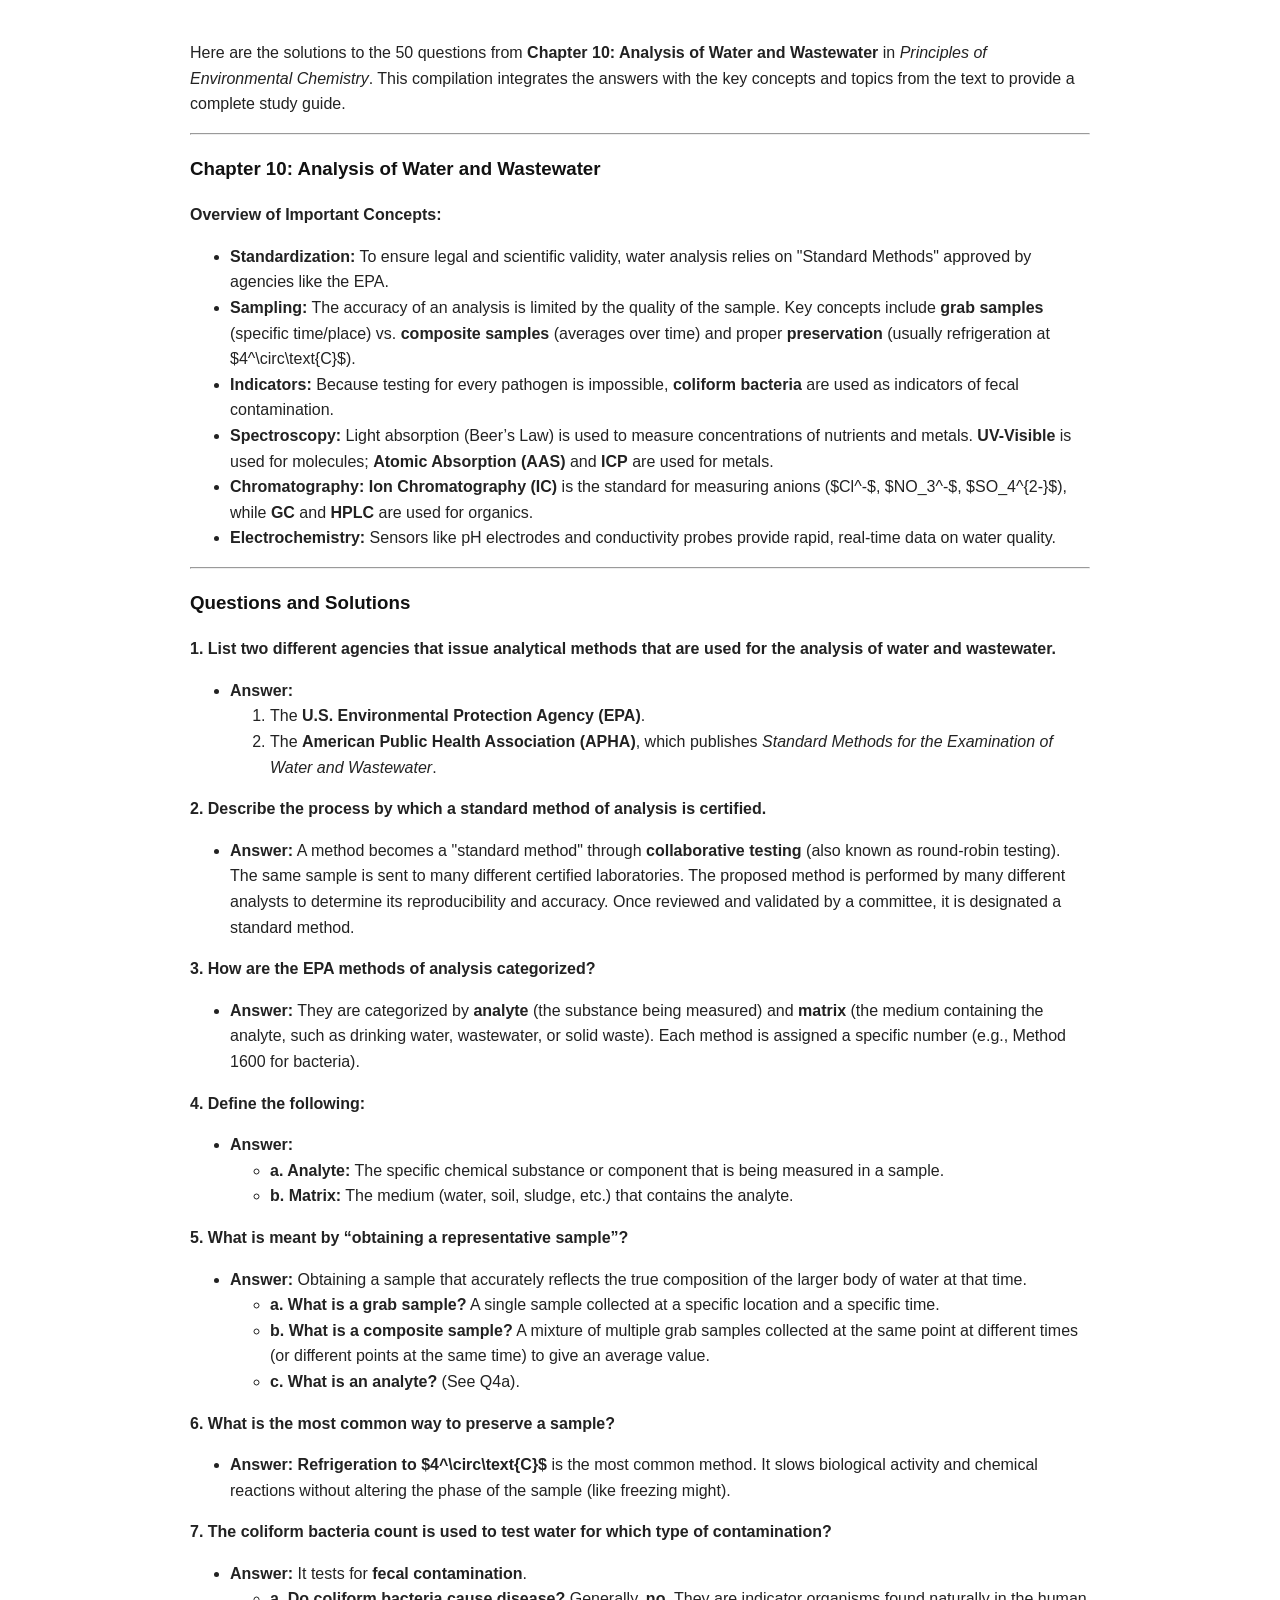
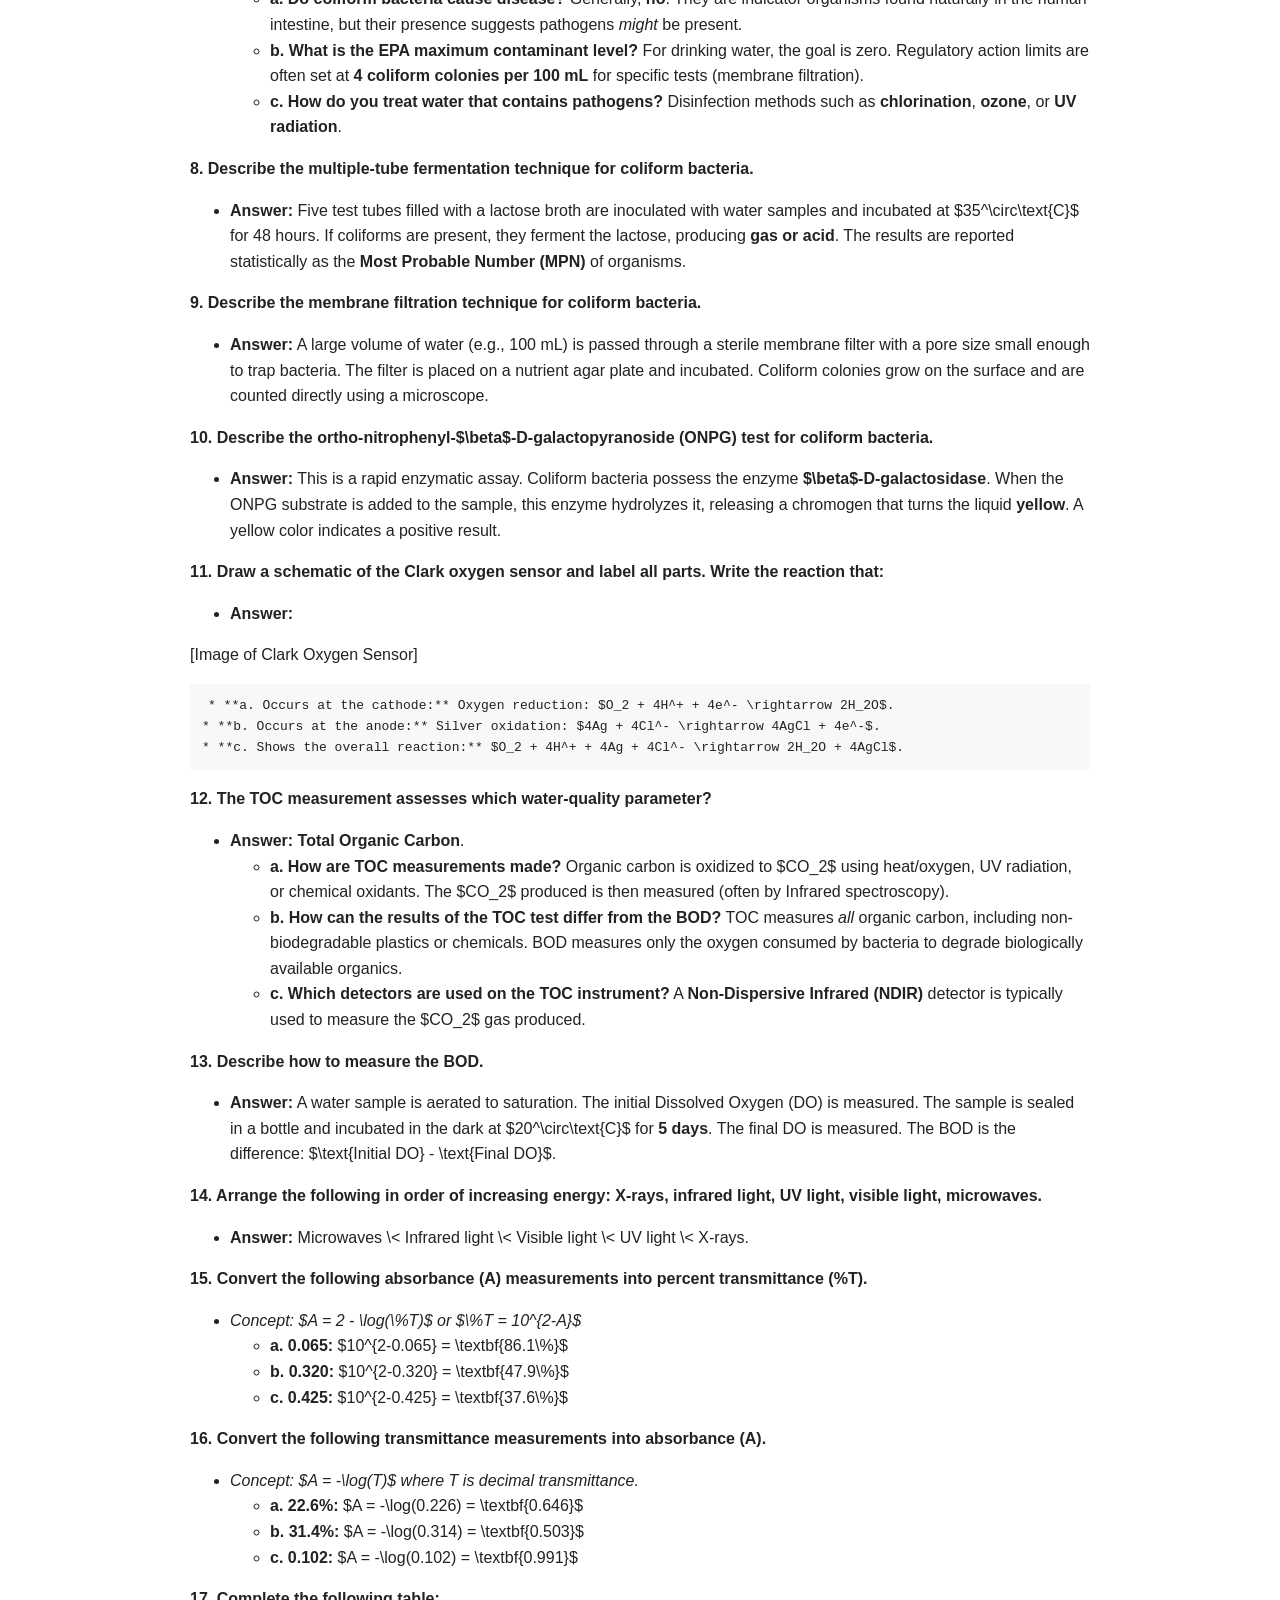
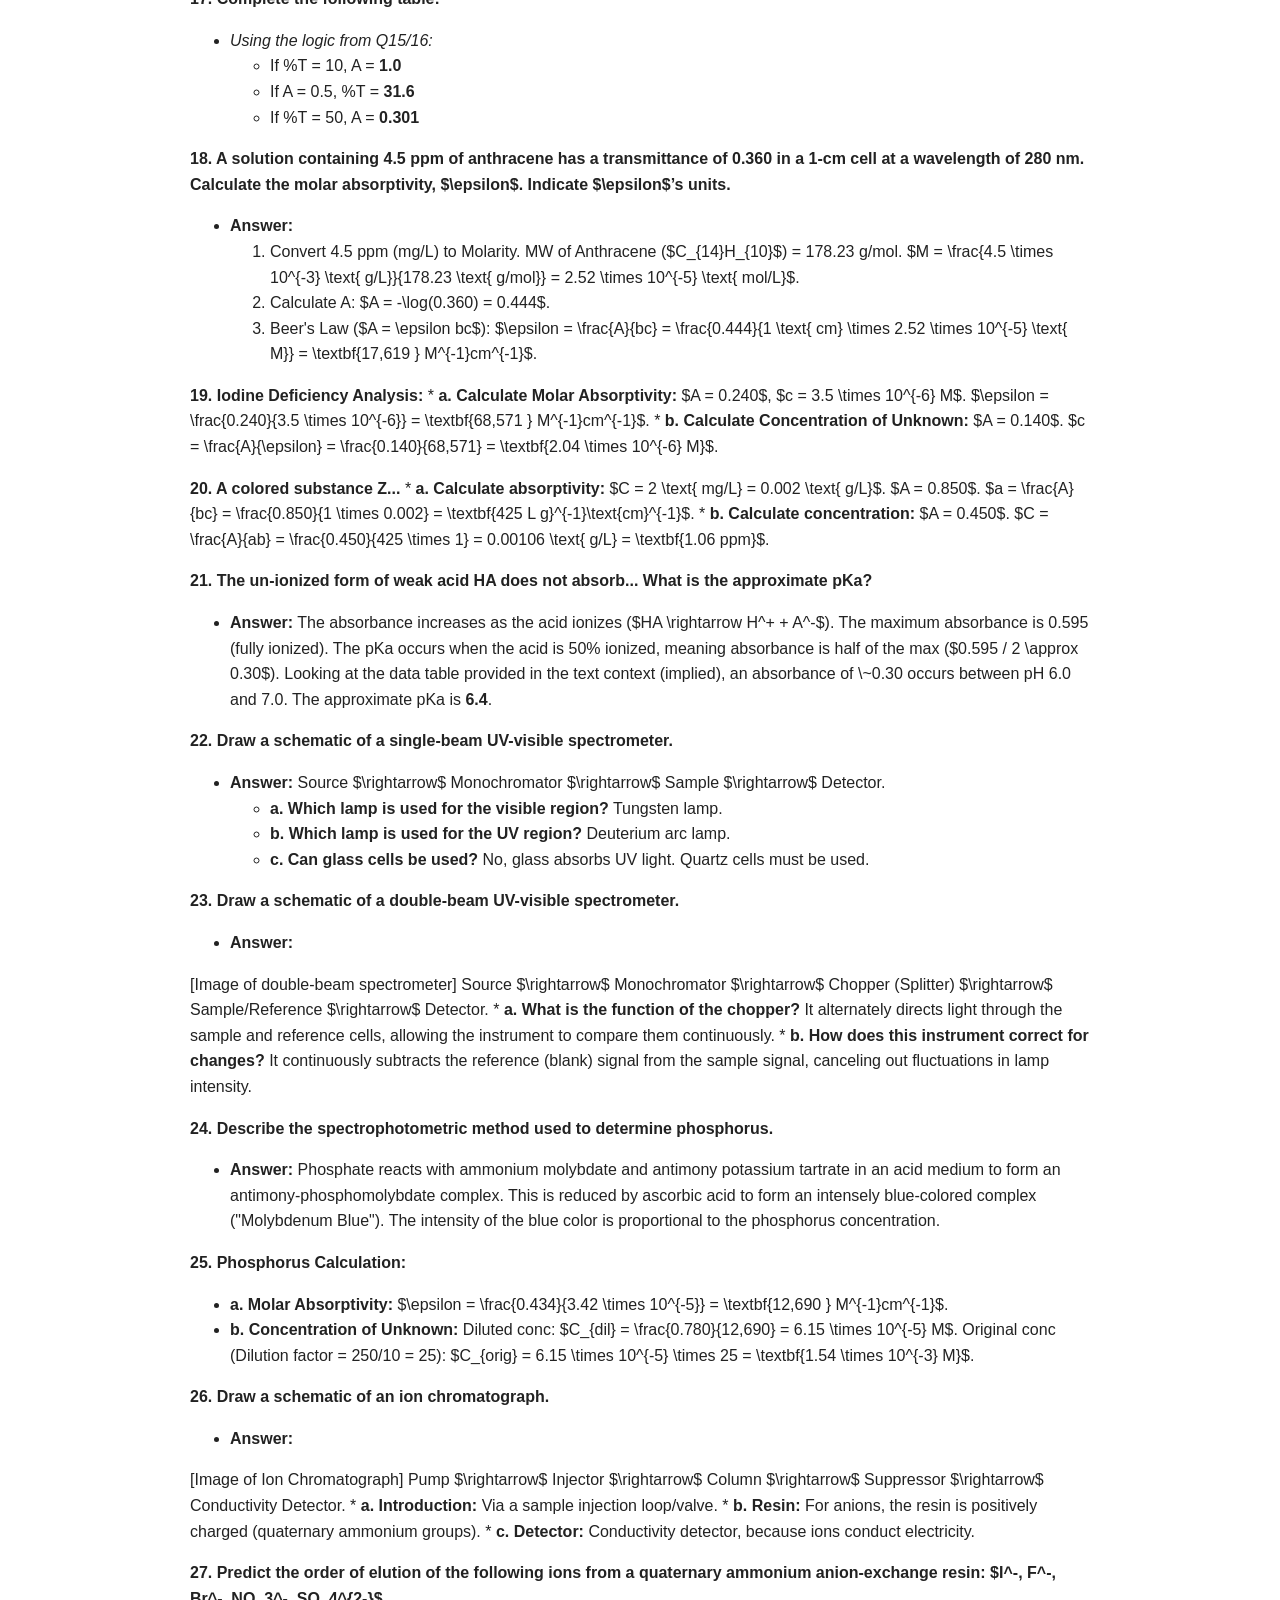
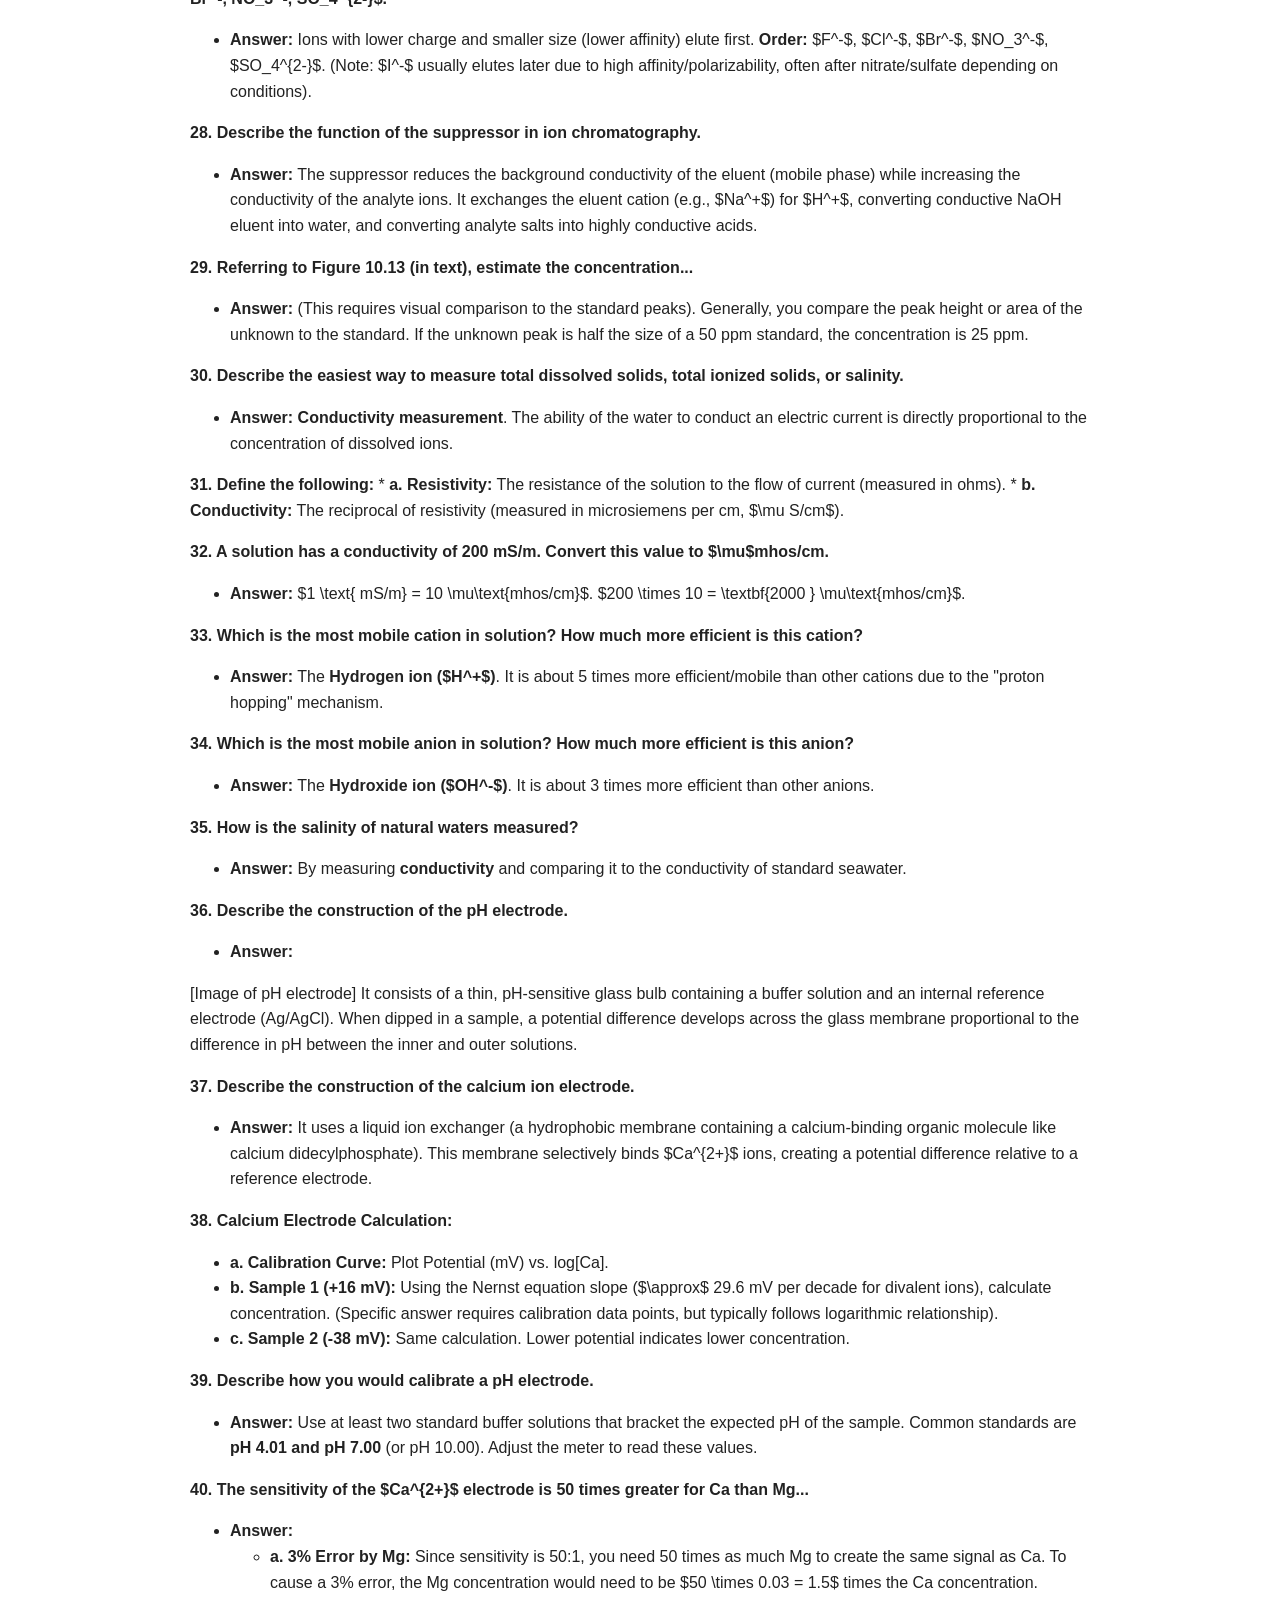
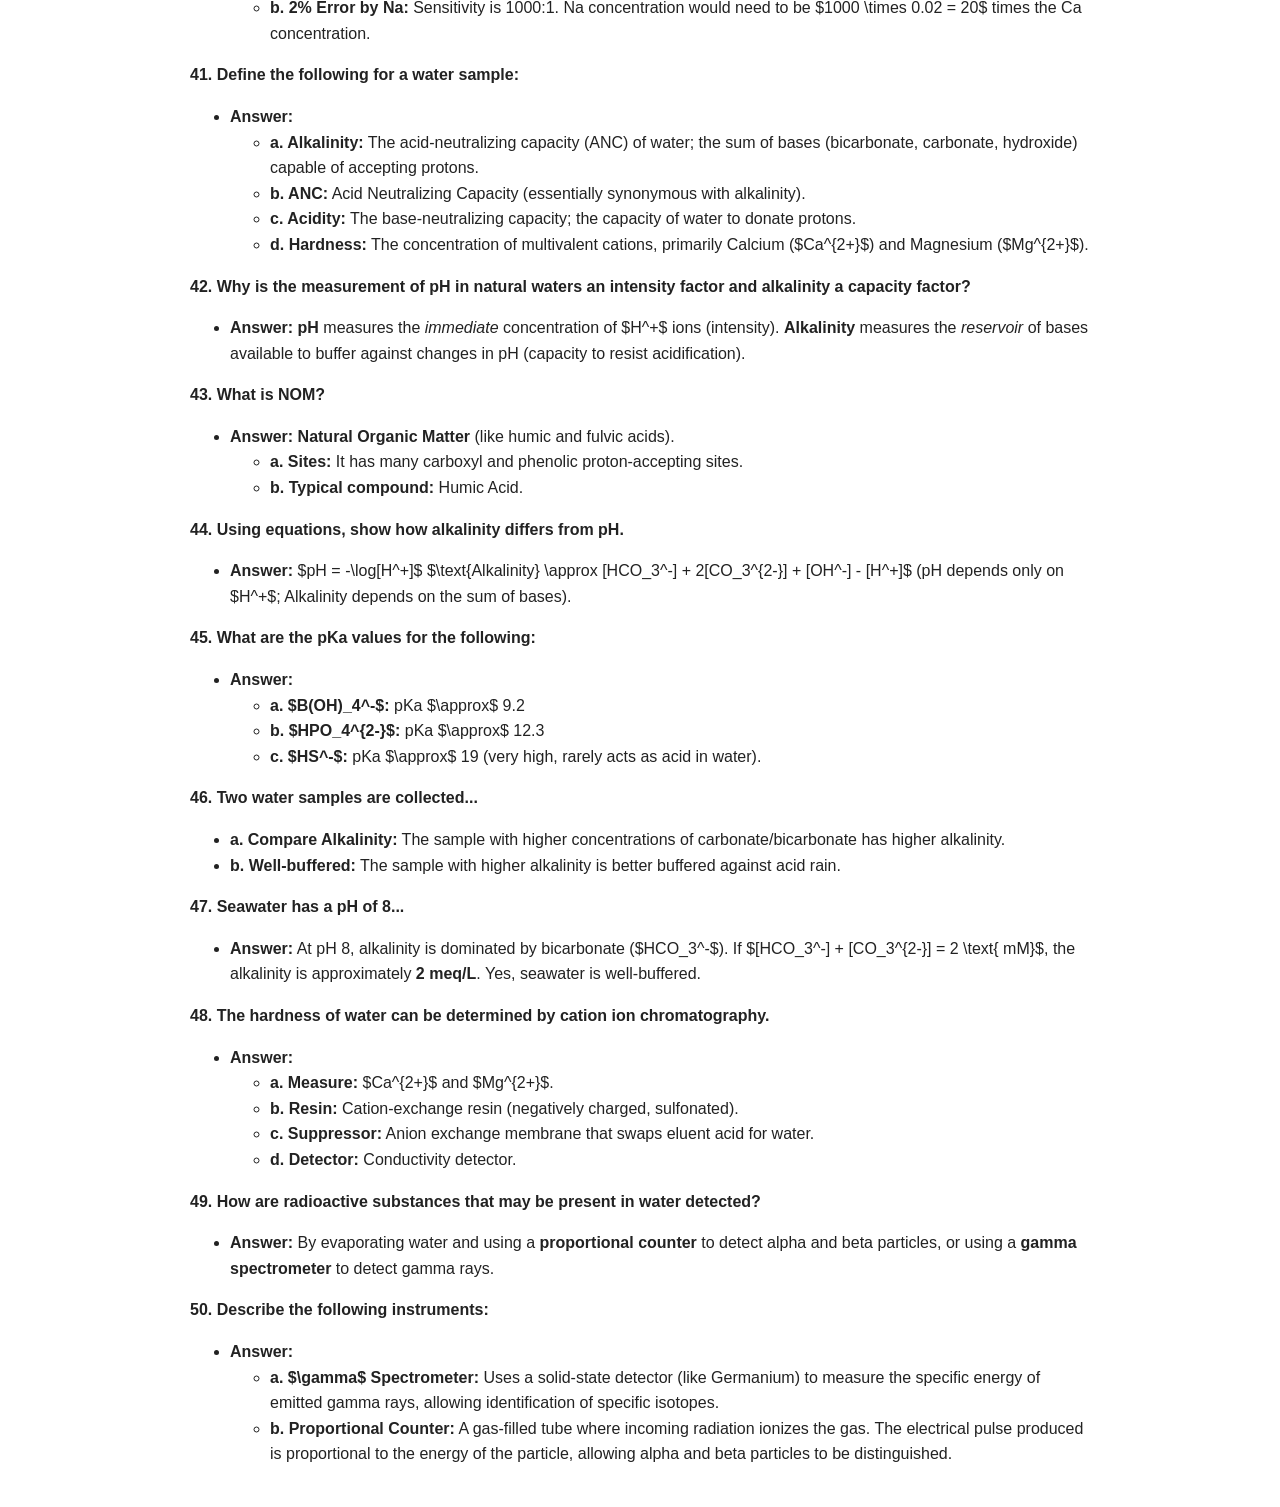
<file: abc.html>
<!doctype html>
<html lang="en">
<head>
  <meta charset="utf-8">
  <meta name="viewport" content="width=device-width, initial-scale=1">
  <title>abc.md</title>
  <style>
    body { font-family: -apple-system, BlinkMacSystemFont, 'Segoe UI', Roboto, 'Helvetica Neue', Arial; max-width: 900px; margin: 40px auto; padding: 0 20px; line-height:1.6; color:#222 }
    pre { background:#f6f8fa; padding:12px; overflow:auto }
    code { background:#f6f8fa; padding:2px 6px }
    h1,h2,h3 { color:#111 }
    img { max-width:100% }
  </style>
</head>
<body>
<p>Here are the solutions to the 50 questions from <strong>Chapter 10: Analysis of Water and Wastewater</strong> in <em>Principles of Environmental Chemistry</em>. This compilation integrates the answers with the key concepts and topics from the text to provide a complete study guide.</p>
<hr />
<h3><strong>Chapter 10: Analysis of Water and Wastewater</strong></h3>
<p><strong>Overview of Important Concepts:</strong></p>
<ul>
<li><strong>Standardization:</strong> To ensure legal and scientific validity, water analysis relies on "Standard Methods" approved by agencies like the EPA.</li>
<li><strong>Sampling:</strong> The accuracy of an analysis is limited by the quality of the sample. Key concepts include <strong>grab samples</strong> (specific time/place) vs. <strong>composite samples</strong> (averages over time) and proper <strong>preservation</strong> (usually refrigeration at $4^\circ\text{C}$).</li>
<li><strong>Indicators:</strong> Because testing for every pathogen is impossible, <strong>coliform bacteria</strong> are used as indicators of fecal contamination.</li>
<li><strong>Spectroscopy:</strong> Light absorption (Beer’s Law) is used to measure concentrations of nutrients and metals. <strong>UV-Visible</strong> is used for molecules; <strong>Atomic Absorption (AAS)</strong> and <strong>ICP</strong> are used for metals.</li>
<li><strong>Chromatography:</strong> <strong>Ion Chromatography (IC)</strong> is the standard for measuring anions ($Cl^-$, $NO_3^-$, $SO_4^{2-}$), while <strong>GC</strong> and <strong>HPLC</strong> are used for organics.</li>
<li><strong>Electrochemistry:</strong> Sensors like pH electrodes and conductivity probes provide rapid, real-time data on water quality.</li>
</ul>
<hr />
<h3><strong>Questions and Solutions</strong></h3>
<p><strong>1. List two different agencies that issue analytical methods that are used for the analysis of water and wastewater.</strong></p>
<ul>
<li><strong>Answer:</strong><ol>
<li>The <strong>U.S. Environmental Protection Agency (EPA)</strong>.</li>
<li>The <strong>American Public Health Association (APHA)</strong>, which publishes <em>Standard Methods for the Examination of Water and Wastewater</em>.</li>
</ol>
</li>
</ul>
<p><strong>2. Describe the process by which a standard method of analysis is certified.</strong></p>
<ul>
<li><strong>Answer:</strong> A method becomes a "standard method" through <strong>collaborative testing</strong> (also known as round-robin testing). The same sample is sent to many different certified laboratories. The proposed method is performed by many different analysts to determine its reproducibility and accuracy. Once reviewed and validated by a committee, it is designated a standard method.</li>
</ul>
<p><strong>3. How are the EPA methods of analysis categorized?</strong></p>
<ul>
<li><strong>Answer:</strong> They are categorized by <strong>analyte</strong> (the substance being measured) and <strong>matrix</strong> (the medium containing the analyte, such as drinking water, wastewater, or solid waste). Each method is assigned a specific number (e.g., Method 1600 for bacteria).</li>
</ul>
<p><strong>4. Define the following:</strong></p>
<ul>
<li><strong>Answer:</strong><ul>
<li><strong>a. Analyte:</strong> The specific chemical substance or component that is being measured in a sample.</li>
<li><strong>b. Matrix:</strong> The medium (water, soil, sludge, etc.) that contains the analyte.</li>
</ul>
</li>
</ul>
<p><strong>5. What is meant by “obtaining a representative sample”?</strong></p>
<ul>
<li><strong>Answer:</strong> Obtaining a sample that accurately reflects the true composition of the larger body of water at that time.<ul>
<li><strong>a. What is a grab sample?</strong> A single sample collected at a specific location and a specific time.</li>
<li><strong>b. What is a composite sample?</strong> A mixture of multiple grab samples collected at the same point at different times (or different points at the same time) to give an average value.</li>
<li><strong>c. What is an analyte?</strong> (See Q4a).</li>
</ul>
</li>
</ul>
<p><strong>6. What is the most common way to preserve a sample?</strong></p>
<ul>
<li><strong>Answer:</strong> <strong>Refrigeration to $4^\circ\text{C}$</strong> is the most common method. It slows biological activity and chemical reactions without altering the phase of the sample (like freezing might).</li>
</ul>
<p><strong>7. The coliform bacteria count is used to test water for which type of contamination?</strong></p>
<ul>
<li><strong>Answer:</strong> It tests for <strong>fecal contamination</strong>.<ul>
<li><strong>a. Do coliform bacteria cause disease?</strong> Generally, <strong>no</strong>. They are indicator organisms found naturally in the human intestine, but their presence suggests pathogens <em>might</em> be present.</li>
<li><strong>b. What is the EPA maximum contaminant level?</strong> For drinking water, the goal is zero. Regulatory action limits are often set at <strong>4 coliform colonies per 100 mL</strong> for specific tests (membrane filtration).</li>
<li><strong>c. How do you treat water that contains pathogens?</strong> Disinfection methods such as <strong>chlorination</strong>, <strong>ozone</strong>, or <strong>UV radiation</strong>.</li>
</ul>
</li>
</ul>
<p><strong>8. Describe the multiple-tube fermentation technique for coliform bacteria.</strong></p>
<ul>
<li><strong>Answer:</strong> Five test tubes filled with a lactose broth are inoculated with water samples and incubated at $35^\circ\text{C}$ for 48 hours. If coliforms are present, they ferment the lactose, producing <strong>gas or acid</strong>. The results are reported statistically as the <strong>Most Probable Number (MPN)</strong> of organisms.</li>
</ul>
<p><strong>9. Describe the membrane filtration technique for coliform bacteria.</strong></p>
<ul>
<li><strong>Answer:</strong> A large volume of water (e.g., 100 mL) is passed through a sterile membrane filter with a pore size small enough to trap bacteria. The filter is placed on a nutrient agar plate and incubated. Coliform colonies grow on the surface and are counted directly using a microscope.</li>
</ul>
<p><strong>10. Describe the ortho-nitrophenyl-$\beta$-D-galactopyranoside (ONPG) test for coliform bacteria.</strong></p>
<ul>
<li><strong>Answer:</strong> This is a rapid enzymatic assay. Coliform bacteria possess the enzyme <strong>$\beta$-D-galactosidase</strong>. When the ONPG substrate is added to the sample, this enzyme hydrolyzes it, releasing a chromogen that turns the liquid <strong>yellow</strong>. A yellow color indicates a positive result.</li>
</ul>
<p><strong>11. Draw a schematic of the Clark oxygen sensor and label all parts. Write the reaction that:</strong></p>
<ul>
<li><strong>Answer:</strong></li>
</ul>
<p>[Image of Clark Oxygen Sensor]</p>
<pre class="codehilite"><code>* **a. Occurs at the cathode:** Oxygen reduction: $O_2 + 4H^+ + 4e^- \rightarrow 2H_2O$.
* **b. Occurs at the anode:** Silver oxidation: $4Ag + 4Cl^- \rightarrow 4AgCl + 4e^-$.
* **c. Shows the overall reaction:** $O_2 + 4H^+ + 4Ag + 4Cl^- \rightarrow 2H_2O + 4AgCl$.
</code></pre>

<p><strong>12. The TOC measurement assesses which water-quality parameter?</strong></p>
<ul>
<li><strong>Answer:</strong> <strong>Total Organic Carbon</strong>.<ul>
<li><strong>a. How are TOC measurements made?</strong> Organic carbon is oxidized to $CO_2$ using heat/oxygen, UV radiation, or chemical oxidants. The $CO_2$ produced is then measured (often by Infrared spectroscopy).</li>
<li><strong>b. How can the results of the TOC test differ from the BOD?</strong> TOC measures <em>all</em> organic carbon, including non-biodegradable plastics or chemicals. BOD measures only the oxygen consumed by bacteria to degrade biologically available organics.</li>
<li><strong>c. Which detectors are used on the TOC instrument?</strong> A <strong>Non-Dispersive Infrared (NDIR)</strong> detector is typically used to measure the $CO_2$ gas produced.</li>
</ul>
</li>
</ul>
<p><strong>13. Describe how to measure the BOD.</strong></p>
<ul>
<li><strong>Answer:</strong> A water sample is aerated to saturation. The initial Dissolved Oxygen (DO) is measured. The sample is sealed in a bottle and incubated in the dark at $20^\circ\text{C}$ for <strong>5 days</strong>. The final DO is measured. The BOD is the difference: $\text{Initial DO} - \text{Final DO}$.</li>
</ul>
<p><strong>14. Arrange the following in order of increasing energy: X-rays, infrared light, UV light, visible light, microwaves.</strong></p>
<ul>
<li><strong>Answer:</strong> Microwaves \&lt; Infrared light \&lt; Visible light \&lt; UV light \&lt; X-rays.</li>
</ul>
<p><strong>15. Convert the following absorbance (A) measurements into percent transmittance (%T).</strong></p>
<ul>
<li><em>Concept: $A = 2 - \log(\%T)$ or $\%T = 10^{2-A}$</em><ul>
<li><strong>a. 0.065:</strong> $10^{2-0.065} = \textbf{86.1\%}$</li>
<li><strong>b. 0.320:</strong> $10^{2-0.320} = \textbf{47.9\%}$</li>
<li><strong>c. 0.425:</strong> $10^{2-0.425} = \textbf{37.6\%}$</li>
</ul>
</li>
</ul>
<p><strong>16. Convert the following transmittance measurements into absorbance (A).</strong></p>
<ul>
<li><em>Concept: $A = -\log(T)$ where T is decimal transmittance.</em><ul>
<li><strong>a. 22.6%:</strong> $A = -\log(0.226) = \textbf{0.646}$</li>
<li><strong>b. 31.4%:</strong> $A = -\log(0.314) = \textbf{0.503}$</li>
<li><strong>c. 0.102:</strong> $A = -\log(0.102) = \textbf{0.991}$</li>
</ul>
</li>
</ul>
<p><strong>17. Complete the following table:</strong></p>
<ul>
<li><em>Using the logic from Q15/16:</em><ul>
<li>If %T = 10, A = <strong>1.0</strong></li>
<li>If A = 0.5, %T = <strong>31.6</strong></li>
<li>If %T = 50, A = <strong>0.301</strong></li>
</ul>
</li>
</ul>
<p><strong>18. A solution containing 4.5 ppm of anthracene has a transmittance of 0.360 in a 1-cm cell at a wavelength of 280 nm. Calculate the molar absorptivity, $\epsilon$. Indicate $\epsilon$’s units.</strong></p>
<ul>
<li><strong>Answer:</strong><ol>
<li>Convert 4.5 ppm (mg/L) to Molarity. MW of Anthracene ($C_{14}H_{10}$) = 178.23 g/mol.
    $M = \frac{4.5 \times 10^{-3} \text{ g/L}}{178.23 \text{ g/mol}} = 2.52 \times 10^{-5} \text{ mol/L}$.</li>
<li>Calculate A: $A = -\log(0.360) = 0.444$.</li>
<li>Beer's Law ($A = \epsilon bc$): $\epsilon = \frac{A}{bc} = \frac{0.444}{1 \text{ cm} \times 2.52 \times 10^{-5} \text{ M}} = \textbf{17,619 } M^{-1}cm^{-1}$.</li>
</ol>
</li>
</ul>
<p><strong>19. Iodine Deficiency Analysis:</strong>
* <strong>a. Calculate Molar Absorptivity:</strong>
$A = 0.240$, $c = 3.5 \times 10^{-6} M$.
$\epsilon = \frac{0.240}{3.5 \times 10^{-6}} = \textbf{68,571 } M^{-1}cm^{-1}$.
* <strong>b. Calculate Concentration of Unknown:</strong>
$A = 0.140$.
$c = \frac{A}{\epsilon} = \frac{0.140}{68,571} = \textbf{2.04 \times 10^{-6} M}$.</p>
<p><strong>20. A colored substance Z...</strong>
* <strong>a. Calculate absorptivity:</strong>
$C = 2 \text{ mg/L} = 0.002 \text{ g/L}$. $A = 0.850$.
$a = \frac{A}{bc} = \frac{0.850}{1 \times 0.002} = \textbf{425 L g}^{-1}\text{cm}^{-1}$.
* <strong>b. Calculate concentration:</strong>
$A = 0.450$.
$C = \frac{A}{ab} = \frac{0.450}{425 \times 1} = 0.00106 \text{ g/L} = \textbf{1.06 ppm}$.</p>
<p><strong>21. The un-ionized form of weak acid HA does not absorb... What is the approximate pKa?</strong></p>
<ul>
<li><strong>Answer:</strong> The absorbance increases as the acid ionizes ($HA \rightarrow H^+ + A^-$). The maximum absorbance is 0.595 (fully ionized). The pKa occurs when the acid is 50% ionized, meaning absorbance is half of the max ($0.595 / 2 \approx 0.30$). Looking at the data table provided in the text context (implied), an absorbance of \~0.30 occurs between pH 6.0 and 7.0. The approximate pKa is <strong>6.4</strong>.</li>
</ul>
<p><strong>22. Draw a schematic of a single-beam UV-visible spectrometer.</strong></p>
<ul>
<li><strong>Answer:</strong>  Source $\rightarrow$ Monochromator $\rightarrow$ Sample $\rightarrow$ Detector.<ul>
<li><strong>a. Which lamp is used for the visible region?</strong> Tungsten lamp.</li>
<li><strong>b. Which lamp is used for the UV region?</strong> Deuterium arc lamp.</li>
<li><strong>c. Can glass cells be used?</strong> No, glass absorbs UV light. Quartz cells must be used.</li>
</ul>
</li>
</ul>
<p><strong>23. Draw a schematic of a double-beam UV-visible spectrometer.</strong></p>
<ul>
<li><strong>Answer:</strong></li>
</ul>
<p>[Image of double-beam spectrometer]
Source $\rightarrow$ Monochromator $\rightarrow$ Chopper (Splitter) $\rightarrow$ Sample/Reference $\rightarrow$ Detector.
* <strong>a. What is the function of the chopper?</strong> It alternately directs light through the sample and reference cells, allowing the instrument to compare them continuously.
* <strong>b. How does this instrument correct for changes?</strong> It continuously subtracts the reference (blank) signal from the sample signal, canceling out fluctuations in lamp intensity.</p>
<p><strong>24. Describe the spectrophotometric method used to determine phosphorus.</strong></p>
<ul>
<li><strong>Answer:</strong> Phosphate reacts with ammonium molybdate and antimony potassium tartrate in an acid medium to form an antimony-phosphomolybdate complex. This is reduced by ascorbic acid to form an intensely blue-colored complex ("Molybdenum Blue"). The intensity of the blue color is proportional to the phosphorus concentration.</li>
</ul>
<p><strong>25. Phosphorus Calculation:</strong></p>
<ul>
<li><strong>a. Molar Absorptivity:</strong> $\epsilon = \frac{0.434}{3.42 \times 10^{-5}} = \textbf{12,690 } M^{-1}cm^{-1}$.</li>
<li><strong>b. Concentration of Unknown:</strong>
    Diluted conc: $C_{dil} = \frac{0.780}{12,690} = 6.15 \times 10^{-5} M$.
    Original conc (Dilution factor = 250/10 = 25): $C_{orig} = 6.15 \times 10^{-5} \times 25 = \textbf{1.54 \times 10^{-3} M}$.</li>
</ul>
<p><strong>26. Draw a schematic of an ion chromatograph.</strong></p>
<ul>
<li><strong>Answer:</strong></li>
</ul>
<p>[Image of Ion Chromatograph]
Pump $\rightarrow$ Injector $\rightarrow$ Column $\rightarrow$ Suppressor $\rightarrow$ Conductivity Detector.
* <strong>a. Introduction:</strong> Via a sample injection loop/valve.
* <strong>b. Resin:</strong> For anions, the resin is positively charged (quaternary ammonium groups).
* <strong>c. Detector:</strong> Conductivity detector, because ions conduct electricity.</p>
<p><strong>27. Predict the order of elution of the following ions from a quaternary ammonium anion-exchange resin: $I^-, F^-, Br^-, NO_3^-, SO_4^{2-}$.</strong></p>
<ul>
<li><strong>Answer:</strong> Ions with lower charge and smaller size (lower affinity) elute first.
    <strong>Order:</strong> $F^-$, $Cl^-$, $Br^-$, $NO_3^-$, $SO_4^{2-}$. (Note: $I^-$ usually elutes later due to high affinity/polarizability, often after nitrate/sulfate depending on conditions).</li>
</ul>
<p><strong>28. Describe the function of the suppressor in ion chromatography.</strong></p>
<ul>
<li><strong>Answer:</strong> The suppressor reduces the background conductivity of the eluent (mobile phase) while increasing the conductivity of the analyte ions. It exchanges the eluent cation (e.g., $Na^+$) for $H^+$, converting conductive NaOH eluent into water, and converting analyte salts into highly conductive acids.</li>
</ul>
<p><strong>29. Referring to Figure 10.13 (in text), estimate the concentration...</strong></p>
<ul>
<li><strong>Answer:</strong> (This requires visual comparison to the standard peaks). Generally, you compare the peak height or area of the unknown to the standard. If the unknown peak is half the size of a 50 ppm standard, the concentration is 25 ppm.</li>
</ul>
<p><strong>30. Describe the easiest way to measure total dissolved solids, total ionized solids, or salinity.</strong></p>
<ul>
<li><strong>Answer:</strong> <strong>Conductivity measurement</strong>. The ability of the water to conduct an electric current is directly proportional to the concentration of dissolved ions.</li>
</ul>
<p><strong>31. Define the following:</strong>
* <strong>a. Resistivity:</strong> The resistance of the solution to the flow of current (measured in ohms).
* <strong>b. Conductivity:</strong> The reciprocal of resistivity (measured in microsiemens per cm, $\mu S/cm$).</p>
<p><strong>32. A solution has a conductivity of 200 mS/m. Convert this value to $\mu$mhos/cm.</strong></p>
<ul>
<li><strong>Answer:</strong> $1 \text{ mS/m} = 10 \mu\text{mhos/cm}$.
    $200 \times 10 = \textbf{2000 } \mu\text{mhos/cm}$.</li>
</ul>
<p><strong>33. Which is the most mobile cation in solution? How much more efficient is this cation?</strong></p>
<ul>
<li><strong>Answer:</strong> The <strong>Hydrogen ion ($H^+$)</strong>. It is about 5 times more efficient/mobile than other cations due to the "proton hopping" mechanism.</li>
</ul>
<p><strong>34. Which is the most mobile anion in solution? How much more efficient is this anion?</strong></p>
<ul>
<li><strong>Answer:</strong> The <strong>Hydroxide ion ($OH^-$)</strong>. It is about 3 times more efficient than other anions.</li>
</ul>
<p><strong>35. How is the salinity of natural waters measured?</strong></p>
<ul>
<li><strong>Answer:</strong> By measuring <strong>conductivity</strong> and comparing it to the conductivity of standard seawater.</li>
</ul>
<p><strong>36. Describe the construction of the pH electrode.</strong></p>
<ul>
<li><strong>Answer:</strong></li>
</ul>
<p>[Image of pH electrode]
It consists of a thin, pH-sensitive glass bulb containing a buffer solution and an internal reference electrode (Ag/AgCl). When dipped in a sample, a potential difference develops across the glass membrane proportional to the difference in pH between the inner and outer solutions.</p>
<p><strong>37. Describe the construction of the calcium ion electrode.</strong></p>
<ul>
<li><strong>Answer:</strong>  It uses a liquid ion exchanger (a hydrophobic membrane containing a calcium-binding organic molecule like calcium didecylphosphate). This membrane selectively binds $Ca^{2+}$ ions, creating a potential difference relative to a reference electrode.</li>
</ul>
<p><strong>38. Calcium Electrode Calculation:</strong></p>
<ul>
<li><strong>a. Calibration Curve:</strong> Plot Potential (mV) vs. log[Ca].</li>
<li><strong>b. Sample 1 (+16 mV):</strong> Using the Nernst equation slope ($\approx$ 29.6 mV per decade for divalent ions), calculate concentration. (Specific answer requires calibration data points, but typically follows logarithmic relationship).</li>
<li><strong>c. Sample 2 (-38 mV):</strong> Same calculation. Lower potential indicates lower concentration.</li>
</ul>
<p><strong>39. Describe how you would calibrate a pH electrode.</strong></p>
<ul>
<li><strong>Answer:</strong> Use at least two standard buffer solutions that bracket the expected pH of the sample. Common standards are <strong>pH 4.01 and pH 7.00</strong> (or pH 10.00). Adjust the meter to read these values.</li>
</ul>
<p><strong>40. The sensitivity of the $Ca^{2+}$ electrode is 50 times greater for Ca than Mg...</strong></p>
<ul>
<li><strong>Answer:</strong><ul>
<li><strong>a. 3% Error by Mg:</strong> Since sensitivity is 50:1, you need 50 times as much Mg to create the same signal as Ca. To cause a 3% error, the Mg concentration would need to be $50 \times 0.03 = 1.5$ times the Ca concentration.</li>
<li><strong>b. 2% Error by Na:</strong> Sensitivity is 1000:1. Na concentration would need to be $1000 \times 0.02 = 20$ times the Ca concentration.</li>
</ul>
</li>
</ul>
<p><strong>41. Define the following for a water sample:</strong></p>
<ul>
<li><strong>Answer:</strong><ul>
<li><strong>a. Alkalinity:</strong> The acid-neutralizing capacity (ANC) of water; the sum of bases (bicarbonate, carbonate, hydroxide) capable of accepting protons.</li>
<li><strong>b. ANC:</strong> Acid Neutralizing Capacity (essentially synonymous with alkalinity).</li>
<li><strong>c. Acidity:</strong> The base-neutralizing capacity; the capacity of water to donate protons.</li>
<li><strong>d. Hardness:</strong> The concentration of multivalent cations, primarily Calcium ($Ca^{2+}$) and Magnesium ($Mg^{2+}$).</li>
</ul>
</li>
</ul>
<p><strong>42. Why is the measurement of pH in natural waters an intensity factor and alkalinity a capacity factor?</strong></p>
<ul>
<li><strong>Answer:</strong> <strong>pH</strong> measures the <em>immediate</em> concentration of $H^+$ ions (intensity). <strong>Alkalinity</strong> measures the <em>reservoir</em> of bases available to buffer against changes in pH (capacity to resist acidification).</li>
</ul>
<p><strong>43. What is NOM?</strong></p>
<ul>
<li><strong>Answer:</strong> <strong>Natural Organic Matter</strong> (like humic and fulvic acids).<ul>
<li><strong>a. Sites:</strong> It has many carboxyl and phenolic proton-accepting sites.</li>
<li><strong>b. Typical compound:</strong> Humic Acid.</li>
</ul>
</li>
</ul>
<p><strong>44. Using equations, show how alkalinity differs from pH.</strong></p>
<ul>
<li><strong>Answer:</strong>
    $pH = -\log[H^+]$
    $\text{Alkalinity} \approx [HCO_3^-] + 2[CO_3^{2-}] + [OH^-] - [H^+]$
    (pH depends only on $H^+$; Alkalinity depends on the sum of bases).</li>
</ul>
<p><strong>45. What are the pKa values for the following:</strong></p>
<ul>
<li><strong>Answer:</strong><ul>
<li><strong>a. $B(OH)_4^-$:</strong> pKa $\approx$ 9.2</li>
<li><strong>b. $HPO_4^{2-}$:</strong> pKa $\approx$ 12.3</li>
<li><strong>c. $HS^-$:</strong> pKa $\approx$ 19 (very high, rarely acts as acid in water).</li>
</ul>
</li>
</ul>
<p><strong>46. Two water samples are collected...</strong></p>
<ul>
<li><strong>a. Compare Alkalinity:</strong> The sample with higher concentrations of carbonate/bicarbonate has higher alkalinity.</li>
<li><strong>b. Well-buffered:</strong> The sample with higher alkalinity is better buffered against acid rain.</li>
</ul>
<p><strong>47. Seawater has a pH of 8...</strong></p>
<ul>
<li><strong>Answer:</strong> At pH 8, alkalinity is dominated by bicarbonate ($HCO_3^-$). If $[HCO_3^-] + [CO_3^{2-}] = 2 \text{ mM}$, the alkalinity is approximately <strong>2 meq/L</strong>. Yes, seawater is well-buffered.</li>
</ul>
<p><strong>48. The hardness of water can be determined by cation ion chromatography.</strong></p>
<ul>
<li><strong>Answer:</strong><ul>
<li><strong>a. Measure:</strong> $Ca^{2+}$ and $Mg^{2+}$.</li>
<li><strong>b. Resin:</strong> Cation-exchange resin (negatively charged, sulfonated).</li>
<li><strong>c. Suppressor:</strong> Anion exchange membrane that swaps eluent acid for water.</li>
<li><strong>d. Detector:</strong> Conductivity detector.</li>
</ul>
</li>
</ul>
<p><strong>49. How are radioactive substances that may be present in water detected?</strong></p>
<ul>
<li><strong>Answer:</strong> By evaporating water and using a <strong>proportional counter</strong> to detect alpha and beta particles, or using a <strong>gamma spectrometer</strong> to detect gamma rays.</li>
</ul>
<p><strong>50. Describe the following instruments:</strong></p>
<ul>
<li><strong>Answer:</strong><ul>
<li><strong>a. $\gamma$ Spectrometer:</strong> Uses a solid-state detector (like Germanium) to measure the specific energy of emitted gamma rays, allowing identification of specific isotopes.</li>
<li><strong>b. Proportional Counter:</strong> A gas-filled tube where incoming radiation ionizes the gas. The electrical pulse produced is proportional to the energy of the particle, allowing alpha and beta particles to be distinguished.</li>
</ul>
</li>
</ul>
</body>
</html>
</file>
<file: docs/demo/app.css>
/* TGF Console — design system + layout. No frameworks, no external fonts. */

:root {
  --bg: #0A0F16; --panel: #101724; --card: #151E2E; --card-hi: #1A2537;
  --ink: #E6EDF6; --muted: #8FA0B5; --faint: #5C6B80; --line: #223046;
  --line-soft: #1A2536;
  --accent: #4DA3FF; --accent-ink: #0A0F16; --accent-soft: rgba(77,163,255,.13);
  --ok: #2FBF71; --warn: #F0A93B; --bad: #F0564A;
  --ok-soft: rgba(47,191,113,.14); --warn-soft: rgba(240,169,59,.15); --bad-soft: rgba(240,86,74,.15);
  --shadow: 0 1px 2px rgba(0,0,0,.35), 0 10px 30px -12px rgba(0,0,0,.5);
  --glow-ok: 0 0 10px rgba(47,191,113,.45); --glow-bad: 0 0 10px rgba(240,86,74,.5);
  --mono: ui-monospace, "SF Mono", "Cascadia Code", Consolas, monospace;
  --sans: -apple-system, "Segoe UI", Roboto, Inter, system-ui, sans-serif;
  --r: 12px; --r-sm: 8px; --t: 190ms;
  --rail-w: 212px; --drawer-w: 372px;
  color-scheme: dark;
}
:root[data-theme="light"] {
  --bg: #F2F5F9; --panel: #FFFFFF; --card: #FFFFFF; --card-hi: #F6F9FD;
  --ink: #17202D; --muted: #5A6A7E; --faint: #8795A8; --line: #DCE4EE;
  --line-soft: #E8EEF5;
  --accent: #1D6FE0; --accent-ink: #FFFFFF; --accent-soft: rgba(29,111,224,.09);
  --ok: #158A50; --warn: #B26205; --bad: #C2372C;
  --ok-soft: rgba(21,138,80,.1); --warn-soft: rgba(178,98,5,.1); --bad-soft: rgba(194,55,44,.09);
  --shadow: 0 1px 2px rgba(23,32,45,.06), 0 8px 24px -12px rgba(23,32,45,.14);
  --glow-ok: none; --glow-bad: none;
  color-scheme: light;
}

* { box-sizing: border-box; }
html { -webkit-text-size-adjust: 100%; height: 100%; }
body {
  margin: 0; height: 100%; background: var(--bg); color: var(--ink);
  font-family: var(--sans); font-size: 15px; line-height: 1.45;
  font-variant-numeric: tabular-nums; -webkit-font-smoothing: antialiased;
  overflow: hidden;
}
h1, h2, h3, h4 { margin: 0; line-height: 1.2; font-weight: 700; letter-spacing: -0.01em; }
p { margin: 0 0 .55rem; }
a { color: var(--accent); text-decoration: none; }
a:hover { text-decoration: underline; }
button { font: inherit; color: inherit; }
.visually-hidden { position: absolute !important; width: 1px; height: 1px; padding: 0; margin: -1px; overflow: hidden; clip: rect(0 0 0 0); white-space: nowrap; border: 0; }
:focus-visible { outline: 2px solid var(--accent); outline-offset: 2px; border-radius: 6px; }
.mono { font-family: var(--mono); }

/* ---- App frame ----------------------------------------------------------- */
#app { display: flex; flex-direction: column; height: 100%; }

.banner {
  flex: none; background: #0D1420; color: #C7D3E4; border-bottom: 1px solid var(--line);
  font-size: .74rem; padding: .3rem 1rem; text-align: center;
}
:root[data-theme="light"] .banner { background: #17202D; color: #D8E1EC; }
.banner b { color: #fff; }

.topbar {
  flex: none; display: flex; align-items: center; gap: .9rem; padding: .55rem 1rem;
  background: var(--panel); border-bottom: 1px solid var(--line);
}
.brand { display: flex; align-items: center; gap: .6rem; min-width: 0; }
.brand .mark { width: 30px; height: 30px; flex: none; }
.brand h1 { font-size: 1.02rem; white-space: nowrap; }
.brand .sub { display: block; font-size: .68rem; color: var(--muted); font-weight: 500; letter-spacing: .02em; white-space: normal; }

.scenarios { display: flex; gap: .35rem; flex-wrap: nowrap; overflow-x: auto; scrollbar-width: none; }
.scenarios::-webkit-scrollbar { display: none; }
.sc-chip {
  border: 1px solid var(--line); background: var(--card); color: var(--muted);
  border-radius: 999px; padding: .34rem .8rem; font-size: .8rem; cursor: pointer;
  white-space: nowrap; min-height: 36px; transition: all var(--t) ease;
}
.sc-chip:hover { color: var(--ink); border-color: var(--accent); }
.sc-chip[aria-checked="true"] { background: var(--accent); border-color: var(--accent); color: var(--accent-ink); font-weight: 650; }

.top-right { margin-left: auto; display: flex; align-items: center; gap: .5rem; }
.pill-sim {
  font-family: var(--mono); font-size: .68rem; font-weight: 700; letter-spacing: .06em;
  color: var(--warn); background: var(--warn-soft); border: 1px solid var(--warn);
  border-radius: 999px; padding: .3rem .65rem; white-space: nowrap; cursor: pointer;
  min-height: 32px; display: inline-flex; align-items: center;
}
.iconbtn {
  position: relative; border: 1px solid var(--line); background: var(--card); border-radius: 9px;
  width: 38px; height: 38px; display: inline-flex; align-items: center; justify-content: center;
  cursor: pointer; color: var(--muted); transition: all var(--t) ease;
}
.iconbtn:hover { color: var(--ink); border-color: var(--accent); }
.iconbtn svg { width: 18px; height: 18px; }
.iconbtn .cnt {
  position: absolute; top: -6px; right: -6px; background: var(--bad); color: #fff;
  font-size: .62rem; font-weight: 700; border-radius: 999px; min-width: 17px; height: 17px;
  display: flex; align-items: center; justify-content: center; padding: 0 4px;
}

/* ---- Sim bar (playback) -------------------------------------------------- */
.simbar {
  flex: none; display: flex; align-items: center; gap: .8rem; padding: .45rem 1rem;
  background: var(--panel); border-bottom: 1px solid var(--line); font-size: .8rem;
}
.simbar .transport { display: flex; align-items: center; gap: .4rem; }
.simbar .scrub { flex: 1; display: flex; align-items: center; gap: .7rem; min-width: 120px; }
.simbar input[type="range"] {
  flex: 1; accent-color: var(--accent); height: 22px; margin: 0; min-width: 60px;
}
.simclock { font-family: var(--mono); font-size: .78rem; color: var(--ink); white-space: nowrap; }
.simclock .d { color: var(--muted); }
.speed {
  border: 1px solid var(--line); background: var(--card); color: var(--ink); border-radius: 8px;
  padding: .25rem .4rem; font-size: .76rem; cursor: pointer;
}
.sim-note { color: var(--faint); font-size: .7rem; white-space: nowrap; }

/* ---- Body: rail + main --------------------------------------------------- */
.body { flex: 1; display: flex; min-height: 0; }

.rail {
  flex: none; width: var(--rail-w); background: var(--panel); border-right: 1px solid var(--line);
  display: flex; flex-direction: column; padding: .6rem .5rem; gap: .15rem; overflow-y: auto;
}
.rail a {
  display: flex; align-items: center; gap: .65rem; color: var(--muted); border-radius: 9px;
  padding: .5rem .65rem; font-size: .84rem; font-weight: 550; min-height: 40px;
  transition: all var(--t) ease; border: 1px solid transparent;
}
.rail a:hover { color: var(--ink); background: var(--card); text-decoration: none; }
.rail a[aria-current="page"] { color: var(--ink); background: var(--accent-soft); border-color: var(--line); }
.rail a[aria-current="page"] svg { color: var(--accent); }
.rail svg { width: 18px; height: 18px; flex: none; }
.rail .spacer { flex: 1; }
.rail .foot { font-size: .66rem; color: var(--faint); padding: .5rem .65rem; line-height: 1.5; }

main {
  flex: 1; min-width: 0; overflow-y: auto; overflow-x: hidden; padding: 1.1rem 1.2rem 2.5rem;
  scroll-behavior: smooth;
}
@media (prefers-reduced-motion: reduce) { main { scroll-behavior: auto; } }
.view { display: none; max-width: 1440px; margin: 0 auto; }
.view.active { display: block; }
.view-head { display: flex; align-items: baseline; gap: .8rem; margin-bottom: 1rem; flex-wrap: wrap; }
.view-head h2 { font-size: 1.22rem; }
.view-head .note { color: var(--muted); font-size: .82rem; }

/* ---- Cards & grid -------------------------------------------------------- */
.grid { display: grid; gap: .9rem; }
.card {
  background: var(--card); border: 1px solid var(--line); border-radius: var(--r);
  padding: .9rem 1rem; box-shadow: var(--shadow); min-width: 0;
}
.card .card-head { display: flex; align-items: center; gap: .6rem; margin-bottom: .6rem; }
.card .card-head h3 { font-size: .86rem; font-weight: 650; }
.card .card-head .right { margin-left: auto; display: flex; gap: .4rem; align-items: center; }
.label { font-size: .66rem; text-transform: uppercase; letter-spacing: .09em; color: var(--muted); font-weight: 650; }

.prov {
  font-family: var(--mono); font-size: .62rem; padding: .13rem .42rem; border-radius: 999px;
  border: 1px solid var(--line); color: var(--muted); background: var(--panel);
  cursor: help; white-space: nowrap; display: inline-flex; align-items: center; gap: .25rem;
}
.prov.warn { color: var(--warn); border-color: var(--warn); background: var(--warn-soft); }
.prov.badge-live { color: var(--ok); border-color: color-mix(in srgb, var(--ok) 55%, transparent); }
.prov.badge-fault { color: var(--bad); border-color: var(--bad); background: var(--bad-soft); font-weight: 700; }

.chip-btn {
  border: 1px solid var(--line); background: var(--card); color: var(--muted); border-radius: 999px;
  padding: .28rem .7rem; font-size: .76rem; cursor: pointer; min-height: 34px;
  transition: all var(--t) ease; white-space: nowrap;
}
.chip-btn:hover { color: var(--ink); border-color: var(--accent); }
.chip-btn[aria-pressed="true"] { background: var(--accent-soft); border-color: var(--accent); color: var(--ink); font-weight: 600; }

.btn {
  border: 1px solid var(--line); background: var(--card-hi); color: var(--ink); border-radius: 9px;
  padding: .5rem .9rem; font-size: .84rem; font-weight: 600; cursor: pointer;
  display: inline-flex; align-items: center; gap: .45rem; min-height: 40px;
  transition: all var(--t) ease;
}
.btn:hover { border-color: var(--accent); }
.btn:disabled { opacity: .45; cursor: not-allowed; }
.btn.primary { background: var(--accent); border-color: var(--accent); color: var(--accent-ink); }
.btn.ghost { background: transparent; }
.btn.danger-outline { border-color: var(--bad); color: var(--bad); background: transparent; }

/* ---- Overview ------------------------------------------------------------ */
.ov-hero { display: grid; grid-template-columns: minmax(280px, 1.25fr) 2fr; gap: .9rem; margin-bottom: .9rem; }
.verdict { display: flex; flex-direction: column; gap: .45rem; justify-content: center; position: relative; overflow: hidden; }
.verdict .v-state { font-size: 1.62rem; font-weight: 800; letter-spacing: -.02em; line-height: 1.1; }
.verdict .v-sub { color: var(--muted); font-size: .86rem; }
.verdict.state-ok .v-state { color: var(--ok); }
.verdict.state-warn .v-state { color: var(--warn); }
.verdict.state-bad .v-state { color: var(--bad); }
.verdict .v-dot { position: absolute; top: 1rem; right: 1rem; width: 11px; height: 11px; border-radius: 50%; }
.verdict.state-ok .v-dot { background: var(--ok); box-shadow: var(--glow-ok); }
.verdict.state-warn .v-dot { background: var(--warn); }
.verdict.state-bad .v-dot { background: var(--bad); box-shadow: var(--glow-bad); animation: pulse 1.6s ease infinite; }
@keyframes pulse { 50% { opacity: .35; } }
@media (prefers-reduced-motion: reduce) { .verdict.state-bad .v-dot { animation: none; } }

.kpis { display: grid; grid-template-columns: repeat(3, 1fr); gap: .9rem; }
@media (max-width: 1060px) { .kpis { grid-template-columns: repeat(auto-fill, minmax(200px, 1fr)); } }
.v-hints { margin: .6rem 0 0; padding-left: 1.05rem; font-size: .78rem; color: var(--muted); }
.v-hints li { margin-bottom: .25rem; }
.kpi { cursor: pointer; transition: border-color var(--t) ease; }
.kpi:hover { border-color: var(--accent); }
.kpi .k-top { display: flex; align-items: baseline; gap: .5rem; }
.kpi .k-name { font-size: .76rem; color: var(--muted); font-weight: 600; }
.kpi .k-val { font-size: 1.86rem; font-weight: 800; letter-spacing: -.02em; line-height: 1.05; margin: .15rem 0; }
.kpi .k-val .u { font-size: .78rem; color: var(--muted); font-weight: 600; margin-left: .25rem; }
.kpi.state-warn .k-val { color: var(--warn); }
.kpi.state-bad .k-val { color: var(--bad); }
.kpi .k-band { position: relative; height: 5px; border-radius: 4px; background: var(--line-soft); margin: .35rem 0 .3rem; }
.kpi .k-band .fill { position: absolute; inset: 0; border-radius: 4px; background: linear-gradient(90deg, var(--warn-soft), var(--ok-soft) 30%, var(--ok-soft) 70%, var(--warn-soft)); }
.kpi .k-band .mark { position: absolute; top: -3.5px; width: 3px; height: 12px; border-radius: 2px; background: var(--ink); }
.kpi .k-meta { display: flex; align-items: center; gap: .45rem; font-size: .7rem; color: var(--muted); flex-wrap: wrap; }
.kpi .delta { font-family: var(--mono); font-size: .68rem; }
.kpi .delta.up { color: var(--warn); } .kpi .delta.down { color: var(--accent); } .kpi .delta.flat { color: var(--faint); }
.kpi .spark { height: 42px; margin-top: .3rem; }

.ov-mid { display: grid; grid-template-columns: 1.35fr 1fr; gap: .9rem; margin-top: .9rem; }
.gauges3 { display: grid; grid-template-columns: repeat(3, 1fr); gap: .4rem; }
.gauge-cell { text-align: center; }
.gauge-cell .g-chart { height: 138px; }
.gauge-cell .g-verdict { font-size: .72rem; color: var(--muted); margin-top: .35rem; }
.suppressed-note { display: flex; align-items: center; justify-content: center; height: 132px; color: var(--bad); font-size: .8rem; text-align: center; padding: 0 .6rem; }

/* ---- Twin ---------------------------------------------------------------- */
.twin-wrap { display: grid; grid-template-columns: minmax(0, 2.1fr) minmax(280px, 1fr); gap: .9rem; align-items: start; }
.twin-svg-card { padding: .6rem; }
.twin-svg { width: 100%; height: auto; display: block; }
.flow { fill: none; stroke-width: 3.2; stroke-linecap: round; }
.flow.hot { stroke: #E06A4E; } .flow.cold { stroke: #4DA3FF; } .flow.makeup { stroke: #35B98F; } .flow.blowdown { stroke: #9A86E8; } .flow.dose { stroke: var(--warn); stroke-width: 2.4; }
.flow.animated { stroke-dasharray: 7 9; animation: flowdash 1.1s linear infinite; }
.flow.dose.animated { stroke-dasharray: 3 8; }
@keyframes flowdash { to { stroke-dashoffset: -16; } }
@media (prefers-reduced-motion: reduce) { .flow.animated { animation: none; } .fanblade { animation: none !important; } }
.equip { fill: var(--card-hi); stroke: var(--muted); stroke-width: 1.6; }
.equip-label { font-size: 14px; fill: var(--ink); font-family: var(--sans); font-weight: 650; }
.svg-tag { font-size: 11.5px; fill: var(--muted); font-family: var(--mono); }
.fanblade { transform-origin: center; animation: spin 2.6s linear infinite; }
.fanblade.paused { animation-play-state: paused; }
@keyframes spin { to { transform: rotate(360deg); } }
.basin-water { fill: rgba(77,163,255,.22); }

.tagpanels { display: flex; flex-direction: column; gap: .9rem; min-width: 0; }
.tagpanel .tp-grid { display: grid; grid-template-columns: 1fr 1fr; gap: .35rem; }
.tag {
  display: flex; align-items: center; justify-content: space-between; gap: .4rem;
  background: var(--panel); border: 1px solid var(--line-soft); border-radius: 8px;
  padding: .32rem .5rem; cursor: pointer; min-height: 38px; transition: border-color var(--t) ease;
}
.tag:hover { border-color: var(--accent); }
.tag .t-name { font-size: .68rem; color: var(--muted); }
.tag .t-val { font-family: var(--mono); font-size: .8rem; font-weight: 650; white-space: nowrap; }
.tag.state-warn .t-val { color: var(--warn); } .tag.state-bad .t-val { color: var(--bad); }
.tag .t-kind { width: 7px; height: 7px; border-radius: 50%; flex: none; }
.tag .t-kind.live { background: var(--ok); } .tag .t-kind.estimated { background: var(--accent); }
.tag .t-kind.lab { background: var(--warn); } .tag .t-kind.fault { background: var(--bad); box-shadow: var(--glow-bad); }
.kindlegend { display: flex; gap: .8rem; font-size: .68rem; color: var(--muted); flex-wrap: wrap; margin-top: .5rem; }
.kindlegend i { width: 7px; height: 7px; border-radius: 50%; display: inline-block; margin-right: .3rem; }

.pumps { display: grid; grid-template-columns: repeat(auto-fill, minmax(170px, 1fr)); gap: .6rem; }
.pump { display: flex; align-items: center; gap: .6rem; background: var(--panel); border: 1px solid var(--line-soft); border-radius: 9px; padding: .5rem .6rem; }
.pump .p-dot { width: 10px; height: 10px; border-radius: 50%; flex: none; background: var(--faint); }
.pump.running .p-dot { background: var(--ok); box-shadow: var(--glow-ok); }
.pump.held .p-dot { background: var(--bad); box-shadow: var(--glow-bad); }
.pump .p-name { font-size: .74rem; font-weight: 600; }
.pump .p-state { font-size: .66rem; color: var(--muted); font-family: var(--mono); }

/* ---- Slideover ----------------------------------------------------------- */
.slideover {
  position: fixed; top: 0; right: 0; bottom: 0; width: min(430px, 94vw); z-index: 70;
  background: var(--panel); border-left: 1px solid var(--line); box-shadow: var(--shadow);
  transform: translateX(102%); transition: transform 240ms ease; display: flex; flex-direction: column;
}
.slideover.open { transform: none; }
.slideover .so-head { display: flex; align-items: center; gap: .6rem; padding: .8rem 1rem; border-bottom: 1px solid var(--line); }
.slideover .so-body { padding: 1rem; overflow-y: auto; }
@media (prefers-reduced-motion: reduce) { .slideover { transition: none; } }

/* ---- Analytics ----------------------------------------------------------- */
.an-controls { display: flex; gap: .35rem; flex-wrap: wrap; margin-bottom: .8rem; align-items: center; }
.an-grid { display: grid; grid-template-columns: minmax(0, 2fr) minmax(280px, 1fr); gap: .9rem; }
.stat-table { width: 100%; border-collapse: collapse; font-size: .76rem; }
.stat-table td { padding: .22rem .3rem; border-bottom: 1px solid var(--line-soft); }
.stat-table td:last-child { text-align: right; font-family: var(--mono); }

/* ---- Forecast ------------------------------------------------------------ */
.fc-controls { display: flex; align-items: center; gap: .8rem; flex-wrap: wrap; margin-bottom: .8rem; }
.model-cards { display: grid; grid-template-columns: repeat(auto-fill, minmax(250px, 1fr)); gap: .9rem; margin-top: .9rem; }
.model-card .m-status { font-size: .72rem; font-weight: 700; font-family: var(--mono); }
.model-card .m-status.ran { color: var(--ok); }
.model-card .m-status.not-ran { color: var(--muted); }
.model-card p { font-size: .78rem; color: var(--muted); }

/* ---- Advisor ------------------------------------------------------------- */
.adv-grid { display: grid; grid-template-columns: minmax(0, 1.35fr) minmax(300px, 1fr); gap: .9rem; }
.rec-dose { font-size: 2.2rem; font-weight: 800; letter-spacing: -.02em; line-height: 1; }
.rec-dose .u { font-size: .9rem; color: var(--muted); font-weight: 600; }
.rec-state { font-family: var(--mono); font-size: .68rem; font-weight: 700; letter-spacing: .05em; padding: .22rem .55rem; border-radius: 999px; }
.rec-state.proposed { color: var(--accent); background: var(--accent-soft); border: 1px solid var(--accent); }
.rec-state.blocked { color: var(--bad); background: var(--bad-soft); border: 1px solid var(--bad); }
.rec-rationale { margin: .6rem 0 0; padding-left: 1.1rem; font-size: .82rem; }
.rec-rationale li { margin-bottom: .3rem; }
.checks { display: flex; flex-direction: column; gap: .4rem; }
.check { display: flex; gap: .6rem; align-items: flex-start; background: var(--panel); border: 1px solid var(--line-soft); border-radius: 9px; padding: .45rem .6rem; }
.check .c-ic { flex: none; width: 20px; height: 20px; border-radius: 50%; display: flex; align-items: center; justify-content: center; font-size: .7rem; font-weight: 800; margin-top: .1rem; }
.check.pass .c-ic { background: var(--ok-soft); color: var(--ok); }
.check.fail .c-ic { background: var(--bad-soft); color: var(--bad); }
.check.fail { border-color: var(--bad); }
.check .c-name { font-size: .78rem; font-weight: 650; }
.check .c-detail { font-size: .7rem; color: var(--muted); }
.decision-btns { display: flex; gap: .6rem; align-items: center; margin-top: .7rem; flex-wrap: wrap; }
.held-note { color: var(--bad); font-weight: 700; font-size: .9rem; }
.inv-cards { display: grid; grid-template-columns: 1fr 1fr; gap: .6rem; }
.inv { background: var(--panel); border: 1px solid var(--line-soft); border-radius: 9px; padding: .55rem .65rem; }
.inv .i-chem { font-size: .74rem; font-weight: 650; }
.inv .i-days { font-size: 1.3rem; font-weight: 800; }
.inv .i-days.low { color: var(--warn); }
.inv .i-meta { font-size: .66rem; color: var(--muted); }
.oplog { list-style: none; margin: 0; padding: 0; font-size: .76rem; }
.oplog li { display: flex; gap: .6rem; padding: .4rem 0; border-bottom: 1px solid var(--line-soft); align-items: baseline; }
.oplog .lt { font-family: var(--mono); font-size: .66rem; color: var(--faint); white-space: nowrap; }

/* ---- Safety -------------------------------------------------------------- */
.saf-pipe { display: flex; align-items: stretch; gap: .5rem; flex-wrap: wrap; }
.saf-node { flex: 1 1 180px; background: var(--panel); border: 1px solid var(--line); border-radius: 10px; padding: .6rem .7rem; position: relative; }
.saf-node .lamp { width: 12px; height: 12px; border-radius: 50%; position: absolute; top: .6rem; right: .6rem; }
.saf-node.pass .lamp { background: var(--ok); box-shadow: var(--glow-ok); }
.saf-node.fail .lamp { background: var(--bad); box-shadow: var(--glow-bad); animation: pulse 1.4s ease infinite; }
.saf-node.fail { border-color: var(--bad); }
.saf-node .s-name { font-size: .78rem; font-weight: 700; padding-right: 1.2rem; }
.saf-node .s-detail { font-size: .68rem; color: var(--muted); margin-top: .25rem; }
.saf-arrow { align-self: center; color: var(--faint); flex: none; }
.meter { margin: .5rem 0; }
.meter .m-track { height: 9px; border-radius: 6px; background: var(--line-soft); position: relative; overflow: hidden; }
.meter .m-fill { position: absolute; inset: 0 auto 0 0; border-radius: 6px; background: var(--accent); }
.meter .m-fill.warn { background: var(--warn); } .meter .m-fill.bad { background: var(--bad); }
.meter .m-lbl { display: flex; justify-content: space-between; font-size: .68rem; color: var(--muted); margin-top: .25rem; }

/* ---- Methods ------------------------------------------------------------- */
.methods-grid { display: grid; grid-template-columns: 1fr 1fr; gap: .9rem; }
.ran-list { list-style: none; margin: 0; padding: 0; font-size: .8rem; }
.ran-list li { display: flex; gap: .6rem; padding: .35rem 0; border-bottom: 1px solid var(--line-soft); align-items: baseline; }
.ran-list .r-what { color: var(--muted); min-width: 90px; font-size: .7rem; text-transform: uppercase; letter-spacing: .06em; }
.formula { background: var(--panel); border: 1px solid var(--line-soft); border-radius: 9px; padding: .6rem .7rem; font-family: var(--mono); font-size: .76rem; margin: .4rem 0; overflow-x: auto; }
.whatif label { display: block; font-size: .74rem; color: var(--muted); margin: .5rem 0 .15rem; }
.whatif input[type="range"] { width: 100%; accent-color: var(--accent); }
.isnot { display: grid; grid-template-columns: 1fr 1fr; gap: .9rem; }
.isnot ul { margin: .3rem 0 0; padding-left: 1.1rem; font-size: .8rem; }
.isnot li { margin-bottom: .3rem; }
.pipe-steps { display: flex; gap: .5rem; flex-wrap: wrap; align-items: stretch; }
.pipe-step { flex: 1 1 150px; background: var(--panel); border: 1px solid var(--line-soft); border-radius: 9px; padding: .5rem .6rem; }
.pipe-step .n { font-family: var(--mono); color: var(--accent); font-size: .68rem; }
.pipe-step .t { font-size: .76rem; font-weight: 650; }
.pipe-step .d { font-size: .66rem; color: var(--muted); }

/* ---- Alerts drawer ------------------------------------------------------- */
.drawer {
  position: fixed; top: 0; right: 0; bottom: 0; width: min(var(--drawer-w), 96vw); z-index: 80;
  background: var(--panel); border-left: 1px solid var(--line); box-shadow: var(--shadow);
  transform: translateX(102%); transition: transform 240ms ease; display: flex; flex-direction: column;
}
.drawer.open { transform: none; }
@media (prefers-reduced-motion: reduce) { .drawer { transition: none; } }
.drawer .d-head { display: flex; align-items: center; gap: .6rem; padding: .8rem 1rem; border-bottom: 1px solid var(--line); }
.drawer .d-body { flex: 1; overflow-y: auto; padding: .6rem .8rem; }
.alert-card { border: 1px solid var(--line-soft); border-left-width: 3px; border-radius: 9px; background: var(--card); padding: .55rem .7rem; margin-bottom: .55rem; }
.alert-card.sev-critical { border-left-color: var(--bad); }
.alert-card.sev-warning { border-left-color: var(--warn); }
.alert-card .a-row { display: flex; align-items: center; gap: .5rem; flex-wrap: wrap; }
.alert-card .a-text { font-size: .78rem; font-weight: 600; flex: 1 1 100%; margin-top: .2rem; }
.alert-card .a-time { font-family: var(--mono); font-size: .64rem; color: var(--faint); }
.alert-card .a-state { font-size: .62rem; font-family: var(--mono); padding: .1rem .4rem; border-radius: 999px; border: 1px solid var(--line); color: var(--muted); }
.alert-card .a-state.active { color: var(--bad); border-color: var(--bad); }
.alert-card .a-state.resolved { color: var(--ok); border-color: var(--ok); }
.alert-card .a-ack { margin-left: auto; }
.empty-note { color: var(--muted); font-size: .8rem; text-align: center; padding: 1.4rem .5rem; }

/* ---- Tooltip / popover ---------------------------------------------------- */
.pop {
  position: fixed; z-index: 95; max-width: 340px; background: var(--card-hi); color: var(--ink);
  border: 1px solid var(--line); border-radius: 9px; padding: .55rem .7rem; font-size: .74rem;
  box-shadow: var(--shadow); line-height: 1.45;
}
.pop .p-title { font-weight: 700; margin-bottom: .2rem; font-size: .72rem; }
.pop code, .formula code { font-family: var(--mono); font-size: .68rem; color: var(--accent); }

.footline { max-width: 1440px; margin: 2rem auto 0; padding-top: .8rem; border-top: 1px solid var(--line); color: var(--faint); font-size: .72rem; display: flex; gap: 1rem; flex-wrap: wrap; }

.chart { width: 100%; }
.chart-lg { height: 300px; } .chart-md { height: 230px; } .chart-sm { height: 160px; }

.scrim { position: fixed; inset: 0; background: rgba(4,8,14,.5); z-index: 60; opacity: 0; pointer-events: none; transition: opacity var(--t) ease; }
.scrim.on { opacity: 1; pointer-events: auto; }

/* ---- Loading skeleton ----------------------------------------------------- */
.skel { position: relative; overflow: hidden; background: var(--line-soft); border-radius: 8px; min-height: 80px; }
.skel::after { content: ""; position: absolute; inset: 0; transform: translateX(-100%);
  background: linear-gradient(90deg, transparent, rgba(255,255,255,.05), transparent);
  animation: shimmer 1.4s infinite; }
@keyframes shimmer { to { transform: translateX(100%); } }

/* ---- Responsive ----------------------------------------------------------- */
@media (max-width: 1060px) {
  .ov-hero, .ov-mid, .twin-wrap, .an-grid, .adv-grid, .methods-grid, .isnot { grid-template-columns: 1fr; }
}
@media (max-width: 860px) {
  body { overflow: auto; overflow-x: hidden; }
  #app { height: auto; min-height: 100%; }
  .kpis { grid-template-columns: repeat(auto-fill, minmax(150px, 1fr)); }
  .topbar { flex-wrap: wrap; gap: .5rem; }
  .top-right { margin-left: 0; width: 100%; justify-content: flex-end; }
  .scenarios { width: 100%; order: 3; }
  .simbar { flex-wrap: wrap; }
  .sim-note { display: none; }
  .body { flex-direction: column; }
  .rail { width: auto; flex-direction: row; overflow-x: auto; border-right: 0; border-bottom: 1px solid var(--line); padding: .35rem .5rem; position: sticky; top: 0; z-index: 50; }
  .rail a { flex: none; padding: .45rem .6rem; font-size: .76rem; }
  .rail .foot, .rail .spacer { display: none; }
  main { overflow: visible; padding: .9rem .8rem 2rem; }
  .kpi .k-val { font-size: 1.5rem; }
  .gauges3 { grid-template-columns: repeat(3, minmax(0,1fr)); }
  .inv-cards { grid-template-columns: 1fr; }
  .tagpanel .tp-grid { grid-template-columns: repeat(2, minmax(0,1fr)); }
}
@media (max-width: 430px) {
  .kpis { grid-template-columns: repeat(2, minmax(0,1fr)); }
  .kpi .k-val { font-size: 1.32rem; }
  .simclock { font-size: .68rem; }
  .simclock .hcount { display: none; }
  .scrub .label { display: none; }
  main { padding: .8rem .6rem 2rem; }
}
</file>
